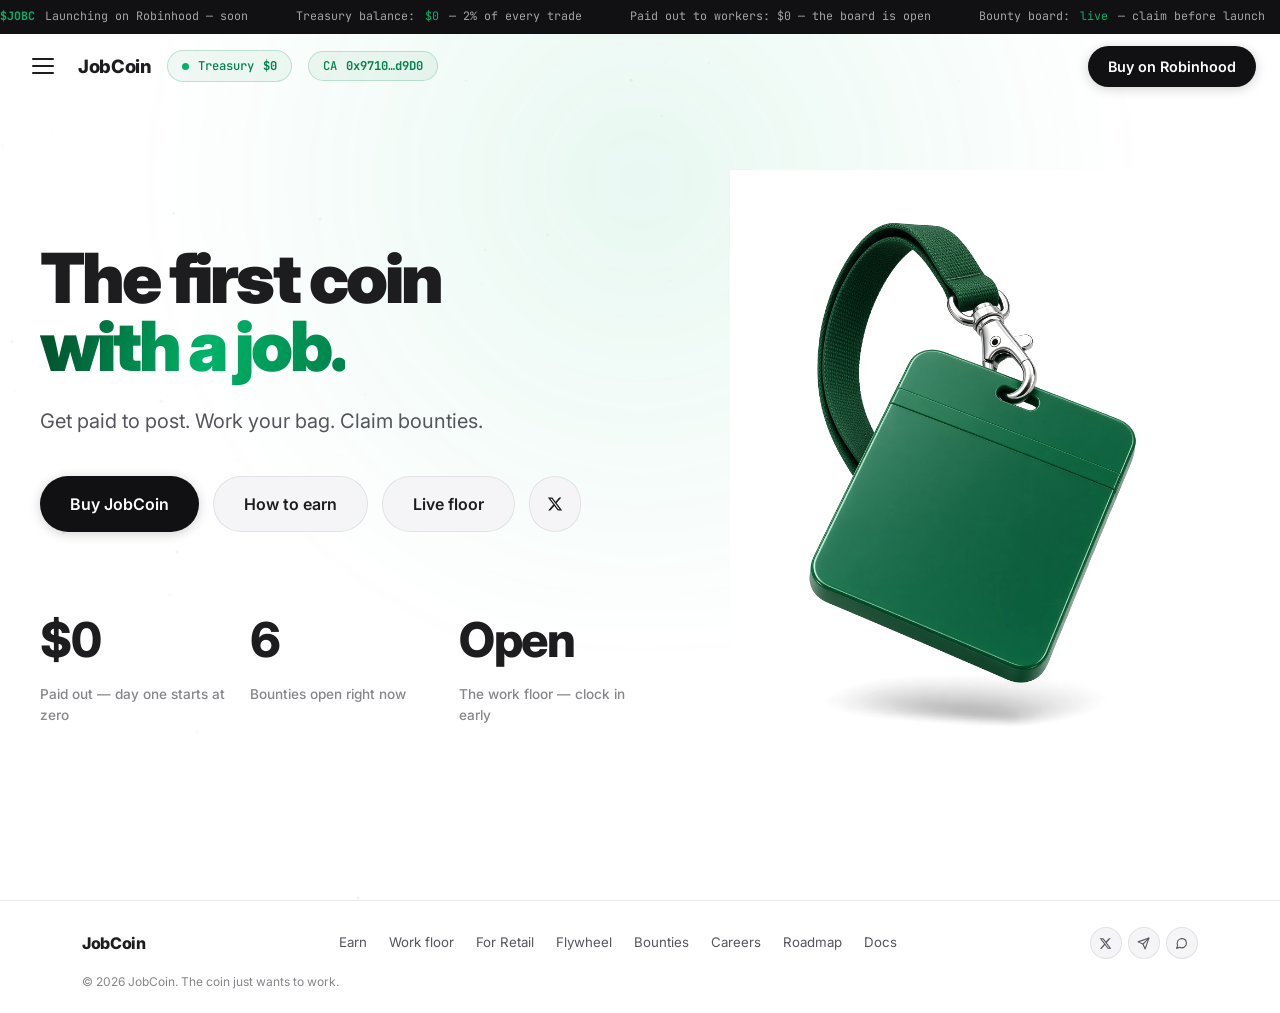
<file: index.html>
<!DOCTYPE html>
<html lang="en">
<head>
  <meta charset="UTF-8" />
  <meta name="viewport" content="width=device-width, initial-scale=1.0" />
  <title>JobCoin — The Coin That Works</title>
  <meta name="description" content="JobCoin pays people to work. Get paid to post, work your bag, and claim real-world bounties. Live on Robinhood." />
  <link rel="preconnect" href="https://fonts.googleapis.com" />
  <link rel="preconnect" href="https://fonts.gstatic.com" crossorigin />
  <link href="https://fonts.googleapis.com/css2?family=Inter:wght@400;500;600;700;800;900&family=JetBrains+Mono:wght@400;500;700&display=swap" rel="stylesheet" />
  <link rel="icon" type="image/png" href="img/favicon.png" />
  <link rel="stylesheet" href="css/style.css" />
</head>
<body>

  <canvas id="bg-canvas"></canvas>

  <!-- ============ TOP BAR (ticker + nav) ============ -->
  <header class="topbar" id="nav">
    <div class="ticker-wrap">
      <div class="ticker" id="ticker"></div>
    </div>
    <div class="nav-inner">
      <div class="nav-left">
        <button class="nav-burger" id="nav-burger" aria-label="Menu">
          <span></span><span></span><span></span>
        </button>
        <a href="index.html" class="nav-logo">JobCoin</a>
        <span class="treasury-pill"><span class="pulse-dot"></span>Treasury <strong class="js-treasury">$0</strong></span>
        <button class="treasury-pill ca-pill" type="button" title="Copy contract address" data-ca="0x9710a317E27ddD7E9fA431840ca4D9f7105dd9D0">CA <strong>0x9710…d9D0</strong></button>
      </div>
      <div class="nav-actions">
        <a href="https://www.ponsfamily.com/launchpad/0x9710a317e27ddd7e9fa431840ca4d9f7105dd9d0" target="_blank" rel="noopener" class="btn btn-primary">Buy on Robinhood</a>
      </div>
    </div>
  </header>

  <!-- ============ SIDEBAR ============ -->
  <aside class="sidebar" id="sidebar" aria-label="Menu">
    <div class="sidebar-head">
      <span class="nav-logo">JobCoin</span>
      <button class="sidebar-close" id="sidebar-close" aria-label="Close menu">&times;</button>
    </div>
    <div class="sidebar-label">The Coin</div>
    <nav class="sidebar-links">
      <a href="index.html" class="active">Home</a>
      <a href="earn.html">How you earn</a>
      <a href="work.html">Work floor</a>
      <a href="retail.html">Built for retail</a>
      <a href="flywheel.html">The flywheel</a>
      <a href="bounties.html">Bounties</a>
      <a href="careers.html">Careers</a>
      <a href="roadmap.html">Roadmap</a>
      <a href="docs.html">Docs</a>
    </nav>
    <div class="sidebar-foot">
      <a href="https://www.ponsfamily.com/launchpad/0x9710a317e27ddd7e9fa431840ca4d9f7105dd9d0" target="_blank" rel="noopener" class="btn btn-primary">Buy JobCoin</a>
      <div class="footer-social">
        <a href="https://x.com/jobcoinonrh?s=11" target="_blank" rel="noopener" aria-label="X">
          <svg width="13" height="13" viewBox="0 0 24 24" fill="currentColor"><path d="M18.244 2.25h3.308l-7.227 8.26 8.502 11.24H16.17l-5.214-6.817L4.99 21.75H1.68l7.73-8.835L1.254 2.25H8.08l4.713 6.231zm-1.161 17.52h1.833L7.084 4.126H5.117z"/></svg>
        </a>
        <a href="#" data-mock="social" aria-label="Telegram">
          <svg width="13" height="13" viewBox="0 0 24 24" fill="none" stroke="currentColor" stroke-width="2" stroke-linecap="round" stroke-linejoin="round"><line x1="22" y1="2" x2="11" y2="13"/><polygon points="22 2 15 22 11 13 2 9 22 2"/></svg>
        </a>
        <a href="#" data-mock="social" aria-label="Discord">
          <svg width="13" height="13" viewBox="0 0 24 24" fill="none" stroke="currentColor" stroke-width="2" stroke-linecap="round" stroke-linejoin="round"><path d="M21 11.5a8.38 8.38 0 0 1-.9 3.8 8.5 8.5 0 0 1-7.6 4.7 8.38 8.38 0 0 1-3.8-.9L3 21l1.9-5.7a8.38 8.38 0 0 1-.9-3.8 8.5 8.5 0 0 1 4.7-7.6 8.38 8.38 0 0 1 3.8-.9h.5a8.48 8.48 0 0 1 8 8v.5z"/></svg>
        </a>
      </div>
    </div>
  </aside>
  <div class="sidebar-overlay" id="sidebar-overlay"></div>

  <!-- ============ HERO (single screen) ============ -->
  <section class="hero">
    <div class="hero-glow"></div>
    <div class="hero-content hero-split">
      <div class="hero-text">
        <h1 class="hero-title reveal">
          The first coin<br />
          <span class="gradient-text">with a job.</span>
        </h1>
        <p class="hero-sub reveal">Get paid to post. Work your bag. Claim bounties.</p>
        <div class="hero-cta reveal">
          <a href="https://www.ponsfamily.com/launchpad/0x9710a317e27ddd7e9fa431840ca4d9f7105dd9d0" target="_blank" rel="noopener" class="btn btn-primary btn-lg">Buy JobCoin</a>
          <a href="earn.html" class="btn btn-secondary btn-lg">How to earn</a>
          <a href="work.html#floor" class="btn btn-secondary btn-lg">Live floor</a>
          <a href="https://x.com/jobcoinonrh?s=11" target="_blank" rel="noopener" class="btn btn-secondary btn-lg btn-icon" aria-label="X">
            <svg width="16" height="16" viewBox="0 0 24 24" fill="currentColor"><path d="M18.244 2.25h3.308l-7.227 8.26 8.502 11.24H16.17l-5.214-6.817L4.99 21.75H1.68l7.73-8.835L1.254 2.25H8.08l4.713 6.231zm-1.161 17.52h1.833L7.084 4.126H5.117z"/></svg>
          </a>
        </div>
        <div class="hero-stats">
          <div class="stat reveal">
            <div class="stat-value">$0</div>
            <div class="stat-label">Paid out — day one starts at zero</div>
          </div>
          <div class="stat reveal">
            <div class="stat-value">6</div>
            <div class="stat-label">Bounties open right now</div>
          </div>
          <div class="stat reveal">
            <div class="stat-value">Open</div>
            <div class="stat-label">The work floor — clock in early</div>
          </div>
        </div>
      </div>
      <div class="hero-visual reveal">
        <div class="badge-float">
          <img src="img/badge-3d.jpg" alt="" class="hero-badge tilt" aria-hidden="true" />
        </div>
      </div>
    </div>
  </section>

  <!-- ============ FOOTER ============ -->
  <footer class="footer">
    <div class="container footer-row">
      <a href="index.html" class="footer-logo">JobCoin</a>
      <nav class="footer-links">
        <a href="earn.html">Earn</a>
        <a href="work.html">Work floor</a>
        <a href="retail.html">For Retail</a>
        <a href="flywheel.html">Flywheel</a>
        <a href="bounties.html">Bounties</a>
        <a href="careers.html">Careers</a>
        <a href="roadmap.html">Roadmap</a>
        <a href="docs.html">Docs</a>
      </nav>
      <div class="footer-social">
        <a href="https://x.com/jobcoinonrh?s=11" target="_blank" rel="noopener" aria-label="X">
          <svg width="13" height="13" viewBox="0 0 24 24" fill="currentColor"><path d="M18.244 2.25h3.308l-7.227 8.26 8.502 11.24H16.17l-5.214-6.817L4.99 21.75H1.68l7.73-8.835L1.254 2.25H8.08l4.713 6.231zm-1.161 17.52h1.833L7.084 4.126H5.117z"/></svg>
        </a>
        <a href="#" data-mock="social" aria-label="Telegram">
          <svg width="13" height="13" viewBox="0 0 24 24" fill="none" stroke="currentColor" stroke-width="2" stroke-linecap="round" stroke-linejoin="round"><line x1="22" y1="2" x2="11" y2="13"/><polygon points="22 2 15 22 11 13 2 9 22 2"/></svg>
        </a>
        <a href="#" data-mock="social" aria-label="Discord">
          <svg width="13" height="13" viewBox="0 0 24 24" fill="none" stroke="currentColor" stroke-width="2" stroke-linecap="round" stroke-linejoin="round"><path d="M21 11.5a8.38 8.38 0 0 1-.9 3.8 8.5 8.5 0 0 1-7.6 4.7 8.38 8.38 0 0 1-3.8-.9L3 21l1.9-5.7a8.38 8.38 0 0 1-.9-3.8 8.5 8.5 0 0 1 4.7-7.6 8.38 8.38 0 0 1 3.8-.9h.5a8.48 8.48 0 0 1 8 8v.5z"/></svg>
        </a>
      </div>
    </div>
    <div class="container footer-note">© 2026 JobCoin. The coin just wants to work.</div>
  </footer>

  <div class="toast" id="toast">
    <span class="toast-dot"></span>
    <span class="toast-text" id="toast-text">Coming soon</span>
  </div>

  <script src="js/main.js" defer></script>
</body>
</html>
</file>
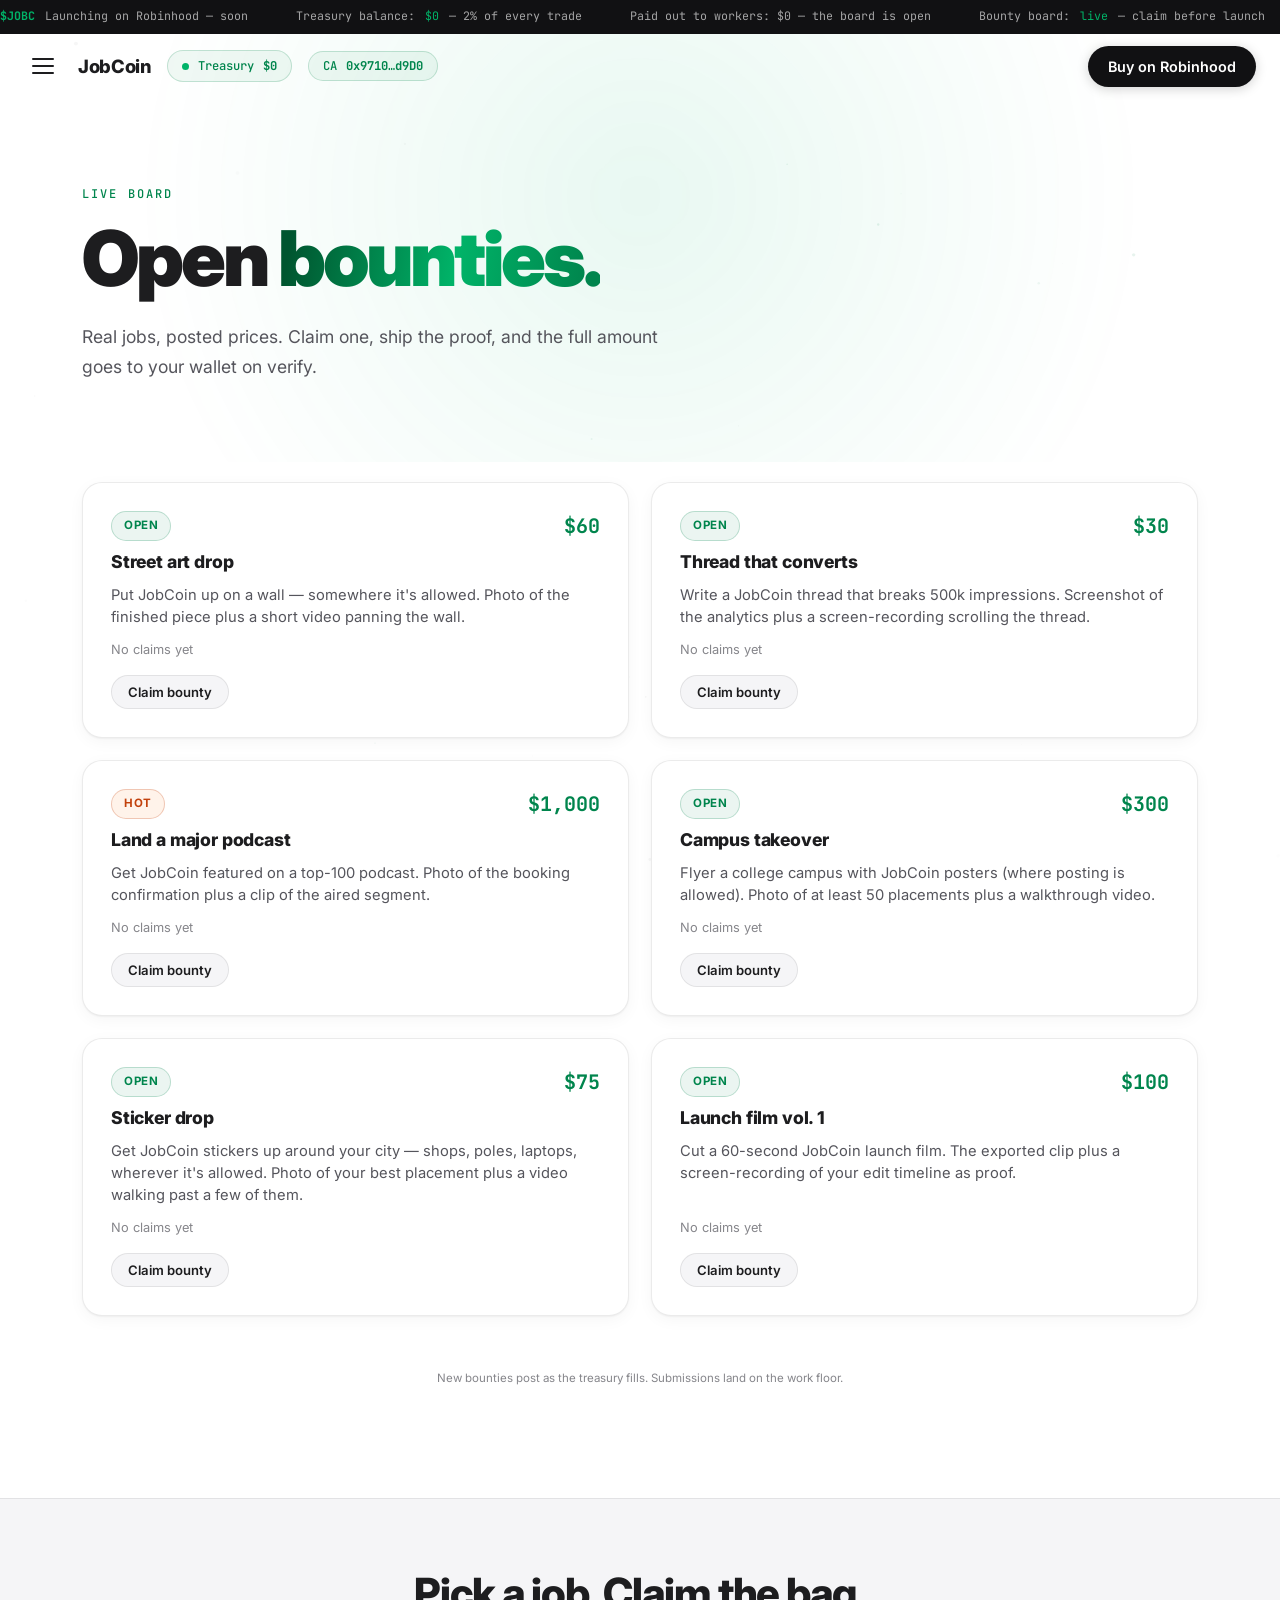
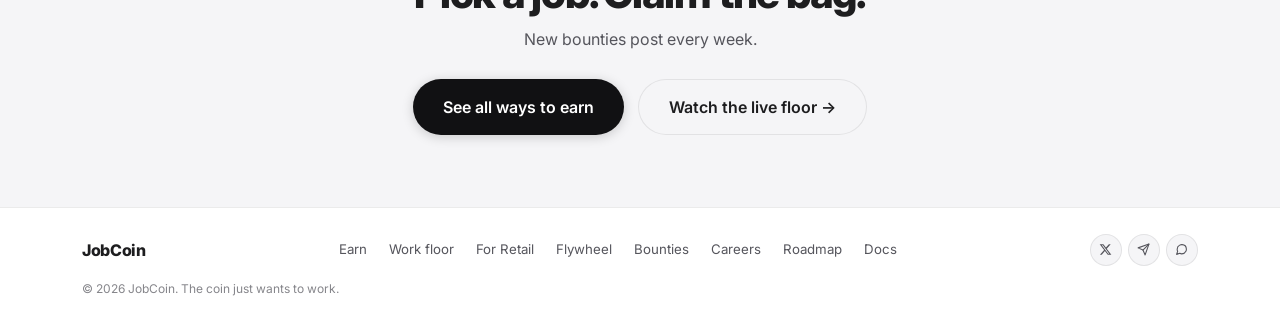
<file: bounties.html>
<!DOCTYPE html>
<html lang="en">
<head>
  <meta charset="UTF-8" />
  <meta name="viewport" content="width=device-width, initial-scale=1.0" />
  <title>Bounties — JobCoin</title>
  <meta name="description" content="Real tasks with posted rewards. Do the job, submit proof, get paid to your wallet." />
  <link rel="preconnect" href="https://fonts.googleapis.com" />
  <link rel="preconnect" href="https://fonts.gstatic.com" crossorigin />
  <link href="https://fonts.googleapis.com/css2?family=Inter:wght@400;500;600;700;800;900&family=JetBrains+Mono:wght@400;500;700&display=swap" rel="stylesheet" />
  <link rel="icon" type="image/png" href="img/favicon.png" />
  <link rel="stylesheet" href="css/style.css" />
</head>
<body>

  <canvas id="bg-canvas"></canvas>

  <header class="topbar" id="nav">
    <div class="ticker-wrap">
      <div class="ticker" id="ticker"></div>
    </div>
    <div class="nav-inner">
      <div class="nav-left">
        <button class="nav-burger" id="nav-burger" aria-label="Menu">
          <span></span><span></span><span></span>
        </button>
        <a href="index.html" class="nav-logo">JobCoin</a>
        <span class="treasury-pill"><span class="pulse-dot"></span>Treasury <strong class="js-treasury">$0</strong></span>
        <button class="treasury-pill ca-pill" type="button" title="Copy contract address" data-ca="0x9710a317E27ddD7E9fA431840ca4D9f7105dd9D0">CA <strong>0x9710…d9D0</strong></button>
      </div>
      <div class="nav-actions">
        <a href="https://www.ponsfamily.com/launchpad/0x9710a317e27ddd7e9fa431840ca4d9f7105dd9d0" target="_blank" rel="noopener" class="btn btn-primary">Buy on Robinhood</a>
      </div>
    </div>
  </header>

  <aside class="sidebar" id="sidebar" aria-label="Menu">
    <div class="sidebar-head">
      <span class="nav-logo">JobCoin</span>
      <button class="sidebar-close" id="sidebar-close" aria-label="Close menu">&times;</button>
    </div>
    <div class="sidebar-label">The Coin</div>
    <nav class="sidebar-links">
      <a href="index.html">Home</a>
      <a href="earn.html">How you earn</a>
      <a href="work.html">Work floor</a>
      <a href="retail.html">Built for retail</a>
      <a href="flywheel.html">The flywheel</a>
      <a href="bounties.html" class="active">Bounties</a>
      <a href="careers.html">Careers</a>
      <a href="roadmap.html">Roadmap</a>
      <a href="docs.html">Docs</a>
    </nav>
    <div class="sidebar-foot">
      <a href="https://www.ponsfamily.com/launchpad/0x9710a317e27ddd7e9fa431840ca4d9f7105dd9d0" target="_blank" rel="noopener" class="btn btn-primary">Buy JobCoin</a>
      <div class="footer-social">
        <a href="https://x.com/jobcoinonrh?s=11" target="_blank" rel="noopener" aria-label="X">
          <svg width="13" height="13" viewBox="0 0 24 24" fill="currentColor"><path d="M18.244 2.25h3.308l-7.227 8.26 8.502 11.24H16.17l-5.214-6.817L4.99 21.75H1.68l7.73-8.835L1.254 2.25H8.08l4.713 6.231zm-1.161 17.52h1.833L7.084 4.126H5.117z"/></svg>
        </a>
        <a href="#" data-mock="social" aria-label="Telegram">
          <svg width="13" height="13" viewBox="0 0 24 24" fill="none" stroke="currentColor" stroke-width="2" stroke-linecap="round" stroke-linejoin="round"><line x1="22" y1="2" x2="11" y2="13"/><polygon points="22 2 15 22 11 13 2 9 22 2"/></svg>
        </a>
        <a href="#" data-mock="social" aria-label="Discord">
          <svg width="13" height="13" viewBox="0 0 24 24" fill="none" stroke="currentColor" stroke-width="2" stroke-linecap="round" stroke-linejoin="round"><path d="M21 11.5a8.38 8.38 0 0 1-.9 3.8 8.5 8.5 0 0 1-7.6 4.7 8.38 8.38 0 0 1-3.8-.9L3 21l1.9-5.7a8.38 8.38 0 0 1-.9-3.8 8.5 8.5 0 0 1 4.7-7.6 8.38 8.38 0 0 1 3.8-.9h.5a8.48 8.48 0 0 1 8 8v.5z"/></svg>
        </a>
      </div>
    </div>
  </aside>
  <div class="sidebar-overlay" id="sidebar-overlay"></div>

  <!-- ============ PAGE HERO ============ -->
  <section class="page-hero">
    <div class="hero-glow"></div>
    <div class="container">
      <span class="eyebrow reveal">Live Board</span>
      <h1 class="reveal">Open <span class="gradient-text">bounties.</span></h1>
      <p class="lead reveal">
        Real jobs, posted prices. Claim one, ship the proof, and the full
        amount goes to your wallet on verify.
      </p>
    </div>
  </section>

  <!-- ============ OPEN BOUNTIES ============ -->
  <section class="section" style="padding-top: 20px;">
    <div class="container">
      <div class="bounty-grid">
        <div class="bounty tilt reveal">
          <div class="bounty-top">
            <span class="tag tag-live">Open</span>
            <span class="bounty-pay">$60</span>
          </div>
          <h4>Street art drop</h4>
          <p>Put JobCoin up on a wall — somewhere it's allowed. Photo of the finished piece plus a short video panning the wall.</p>
          <div class="bounty-meta">
            <span>No claims yet</span>
          </div>
          <button class="btn btn-secondary btn-sm claim-btn"
            data-title="Street art drop"
            data-pay="$60"
            data-proof="Photo of the finished piece + a short video panning the wall.">Claim bounty</button>
        </div>
        <div class="bounty tilt reveal">
          <div class="bounty-top">
            <span class="tag tag-live">Open</span>
            <span class="bounty-pay">$30</span>
          </div>
          <h4>Thread that converts</h4>
          <p>Write a JobCoin thread that breaks 500k impressions. Screenshot of the analytics plus a screen-recording scrolling the thread.</p>
          <div class="bounty-meta">
            <span>No claims yet</span>
          </div>
          <button class="btn btn-secondary btn-sm claim-btn"
            data-title="Thread that converts"
            data-pay="$30"
            data-proof="Screenshot of the analytics + a screen-recording scrolling the thread.">Claim bounty</button>
        </div>
        <div class="bounty tilt reveal">
          <div class="bounty-top">
            <span class="tag tag-hot">Hot</span>
            <span class="bounty-pay">$1,000</span>
          </div>
          <h4>Land a major podcast</h4>
          <p>Get JobCoin featured on a top-100 podcast. Photo of the booking confirmation plus a clip of the aired segment.</p>
          <div class="bounty-meta">
            <span>No claims yet</span>
          </div>
          <button class="btn btn-secondary btn-sm claim-btn"
            data-title="Land a major podcast"
            data-pay="$1,000"
            data-proof="Photo of the booking confirmation + a clip of the aired segment.">Claim bounty</button>
        </div>
        <div class="bounty tilt reveal">
          <div class="bounty-top">
            <span class="tag tag-live">Open</span>
            <span class="bounty-pay">$300</span>
          </div>
          <h4>Campus takeover</h4>
          <p>Flyer a college campus with JobCoin posters (where posting is allowed). Photo of at least 50 placements plus a walkthrough video.</p>
          <div class="bounty-meta">
            <span>No claims yet</span>
          </div>
          <button class="btn btn-secondary btn-sm claim-btn"
            data-title="Campus takeover"
            data-pay="$300"
            data-proof="Photo of at least 50 placements + a walkthrough video.">Claim bounty</button>
        </div>
        <div class="bounty tilt reveal">
          <div class="bounty-top">
            <span class="tag tag-live">Open</span>
            <span class="bounty-pay">$75</span>
          </div>
          <h4>Sticker drop</h4>
          <p>Get JobCoin stickers up around your city — shops, poles, laptops, wherever it's allowed. Photo of your best placement plus a video walking past a few of them.</p>
          <div class="bounty-meta">
            <span>No claims yet</span>
          </div>
          <button class="btn btn-secondary btn-sm claim-btn"
            data-title="Sticker drop"
            data-pay="$75"
            data-proof="Photo of your best placement + a video walking past a few of them.">Claim bounty</button>
        </div>
        <div class="bounty tilt reveal">
          <div class="bounty-top">
            <span class="tag tag-live">Open</span>
            <span class="bounty-pay">$100</span>
          </div>
          <h4>Launch film vol. 1</h4>
          <p>Cut a 60-second JobCoin launch film. The exported clip plus a screen-recording of your edit timeline as proof.</p>
          <div class="bounty-meta">
            <span>No claims yet</span>
          </div>
          <button class="btn btn-secondary btn-sm claim-btn"
            data-title="Launch film vol. 1"
            data-pay="$100"
            data-proof="The exported clip + a screen-recording of your edit timeline.">Claim bounty</button>
        </div>
      </div>
      <div class="section-cta reveal">
        <span class="composer-note" style="margin: 0;">New bounties post as the treasury fills. Submissions land on the work floor.</span>
      </div>
    </div>
  </section>

  <!-- ============ CTA ============ -->
  <section class="cta-band">
    <div class="container reveal">
      <h2>Pick a job. Claim the bag.</h2>
      <p>New bounties post every week.</p>
      <div class="hero-cta">
        <a href="earn.html" class="btn btn-primary btn-lg">See all ways to earn</a>
        <a href="work.html#floor" class="btn btn-secondary btn-lg">Watch the live floor →</a>
      </div>
    </div>
  </section>

  <footer class="footer">
    <div class="container footer-row">
      <a href="index.html" class="footer-logo">JobCoin</a>
      <nav class="footer-links">
        <a href="earn.html">Earn</a>
        <a href="work.html">Work floor</a>
        <a href="retail.html">For Retail</a>
        <a href="flywheel.html">Flywheel</a>
        <a href="bounties.html">Bounties</a>
        <a href="careers.html">Careers</a>
        <a href="roadmap.html">Roadmap</a>
        <a href="docs.html">Docs</a>
      </nav>
      <div class="footer-social">
        <a href="https://x.com/jobcoinonrh?s=11" target="_blank" rel="noopener" aria-label="X">
          <svg width="13" height="13" viewBox="0 0 24 24" fill="currentColor"><path d="M18.244 2.25h3.308l-7.227 8.26 8.502 11.24H16.17l-5.214-6.817L4.99 21.75H1.68l7.73-8.835L1.254 2.25H8.08l4.713 6.231zm-1.161 17.52h1.833L7.084 4.126H5.117z"/></svg>
        </a>
        <a href="#" data-mock="social" aria-label="Telegram">
          <svg width="13" height="13" viewBox="0 0 24 24" fill="none" stroke="currentColor" stroke-width="2" stroke-linecap="round" stroke-linejoin="round"><line x1="22" y1="2" x2="11" y2="13"/><polygon points="22 2 15 22 11 13 2 9 22 2"/></svg>
        </a>
        <a href="#" data-mock="social" aria-label="Discord">
          <svg width="13" height="13" viewBox="0 0 24 24" fill="none" stroke="currentColor" stroke-width="2" stroke-linecap="round" stroke-linejoin="round"><path d="M21 11.5a8.38 8.38 0 0 1-.9 3.8 8.5 8.5 0 0 1-7.6 4.7 8.38 8.38 0 0 1-3.8-.9L3 21l1.9-5.7a8.38 8.38 0 0 1-.9-3.8 8.5 8.5 0 0 1 4.7-7.6 8.38 8.38 0 0 1 3.8-.9h.5a8.48 8.48 0 0 1 8 8v.5z"/></svg>
        </a>
      </div>
    </div>
    <div class="container footer-note">© 2026 JobCoin. The coin just wants to work.</div>
  </footer>

  <!-- ============ CLAIM WIZARD MODAL ============ -->
  <div class="modal-overlay" id="wiz-overlay">
    <div class="modal" role="dialog" aria-modal="true">
      <div class="modal-head">
        <div class="modal-title"><b id="wiz-bounty-name">Bounty</b><span id="wiz-type">Open bounty</span></div>
        <button class="modal-close" id="wiz-close" aria-label="Close">&times;</button>
      </div>
      <div class="wiz-progress"><i class="on"></i><i></i><i></i><i></i><i></i></div>

      <!-- Step 1: claim -->
      <div class="wiz-step on">
        <span class="wiz-kicker">Step 1 of 5 — Claim</span>
        <h4>Claim this bounty</h4>
        <p>Claiming reserves your spot. You can work on it right away — the reward is paid once your proof is verified.</p>
        <div class="wiz-reward">
          <span>Posted reward</span>
          <b id="wiz-reward-amount">$0</b>
        </div>
        <div class="wiz-reqs">
          <div class="wiz-req"><i>✓</i><span id="wiz-proof-note">Proof requirements.</span></div>
          <div class="wiz-req"><i>✓</i><span>The posted amount is the paid amount — no cuts, no fees off your end.</span></div>
          <div class="wiz-req"><i>✓</i><span>Verification usually completes within 24–48 hours of submission.</span></div>
        </div>
        <div class="wiz-actions">
          <button class="btn btn-primary" id="wiz-claim">Claim &amp; start</button>
        </div>
      </div>

      <!-- Step 2: proof uploads -->
      <div class="wiz-step">
        <span class="wiz-kicker">Step 2 of 5 — Proof</span>
        <h4>Submit your two proofs</h4>
        <p>Every bounty needs both — one photo and one video of the finished work. Both are reviewed together.</p>
        <label class="upload-box" id="wiz-photo">
          <input type="file" id="wiz-photo-file" accept="image/*" />
          <span class="upload-title">Photo proof</span>
          <span class="upload-sub">JPG or PNG — tap to attach</span>
        </label>
        <label class="upload-box" id="wiz-video">
          <input type="file" id="wiz-video-file" accept="video/*" />
          <span class="upload-title">Video proof</span>
          <span class="upload-sub">MP4 or MOV — tap to attach</span>
        </label>
        <div class="wiz-actions">
          <button class="btn btn-secondary" id="wiz-back-2">Back</button>
          <button class="btn btn-primary" id="wiz-next-2" disabled>Continue</button>
        </div>
      </div>

      <!-- Step 3: payout details -->
      <div class="wiz-step">
        <span class="wiz-kicker">Step 3 of 5 — Payout</span>
        <h4>Where should the money go?</h4>
        <p>Your X account is attached to the submission so the team can verify it's you. The reward is sent to the wallet below.</p>
        <div class="field">
          <label for="wiz-x">X account</label>
          <input type="text" id="wiz-x" placeholder="@yourhandle" autocomplete="off" spellcheck="false" />
        </div>
        <div class="field">
          <label for="wiz-wallet">Payout wallet</label>
          <input type="text" id="wiz-wallet" placeholder="0x…" autocomplete="off" spellcheck="false" />
          <span class="field-hint">Double-check this — payouts are final once sent.</span>
        </div>
        <div class="wiz-actions">
          <button class="btn btn-secondary" id="wiz-back-3">Back</button>
          <button class="btn btn-primary" id="wiz-next-3" disabled>Review submission</button>
        </div>
      </div>

      <!-- Step 4: review + confirm -->
      <div class="wiz-step">
        <span class="wiz-kicker">Step 4 of 5 — Review</span>
        <h4>Confirm everything</h4>
        <p>This is exactly what the verification team will see.</p>
        <div class="review-list">
          <div class="review-row"><span>Bounty</span><b id="rv-bounty">—</b></div>
          <div class="review-row"><span>Reward</span><b id="rv-reward">—</b></div>
          <div class="review-row"><span>Photo proof</span><b class="ok" id="rv-photo">Attached ✓</b></div>
          <div class="review-row"><span>Video proof</span><b class="ok" id="rv-video">Attached ✓</b></div>
          <div class="review-row"><span>X account</span><b id="rv-x">—</b></div>
          <div class="review-row"><span>Payout wallet</span><b id="rv-wallet">—</b></div>
        </div>
        <div class="wiz-actions">
          <button class="btn btn-secondary" id="wiz-back-4">Back</button>
          <button class="btn btn-primary" id="wiz-confirm">Confirm &amp; submit</button>
        </div>
      </div>

      <!-- Step 5: success -->
      <div class="wiz-step">
        <div class="wiz-success">
          <div class="success-check">✓</div>
          <h4>Submitted for verification</h4>
          <p>Your submission is live on the work floor with everyone else's. Once your proof checks out, the full reward is sent to your wallet — usually within 48 hours.</p>
          <span class="wiz-ref" id="wiz-refid">Submission ref: —</span>
        </div>
        <div class="wiz-actions" style="justify-content: center;">
          <a href="work.html" class="btn btn-secondary">See it on the floor</a>
          <button class="btn btn-primary" id="wiz-done">Done</button>
        </div>
      </div>
    </div>
  </div>

  <div class="toast" id="toast">
    <span class="toast-dot"></span>
    <span class="toast-text" id="toast-text">Coming soon</span>
  </div>

  <script src="js/main.js" defer></script>
</body>
</html>
</file>
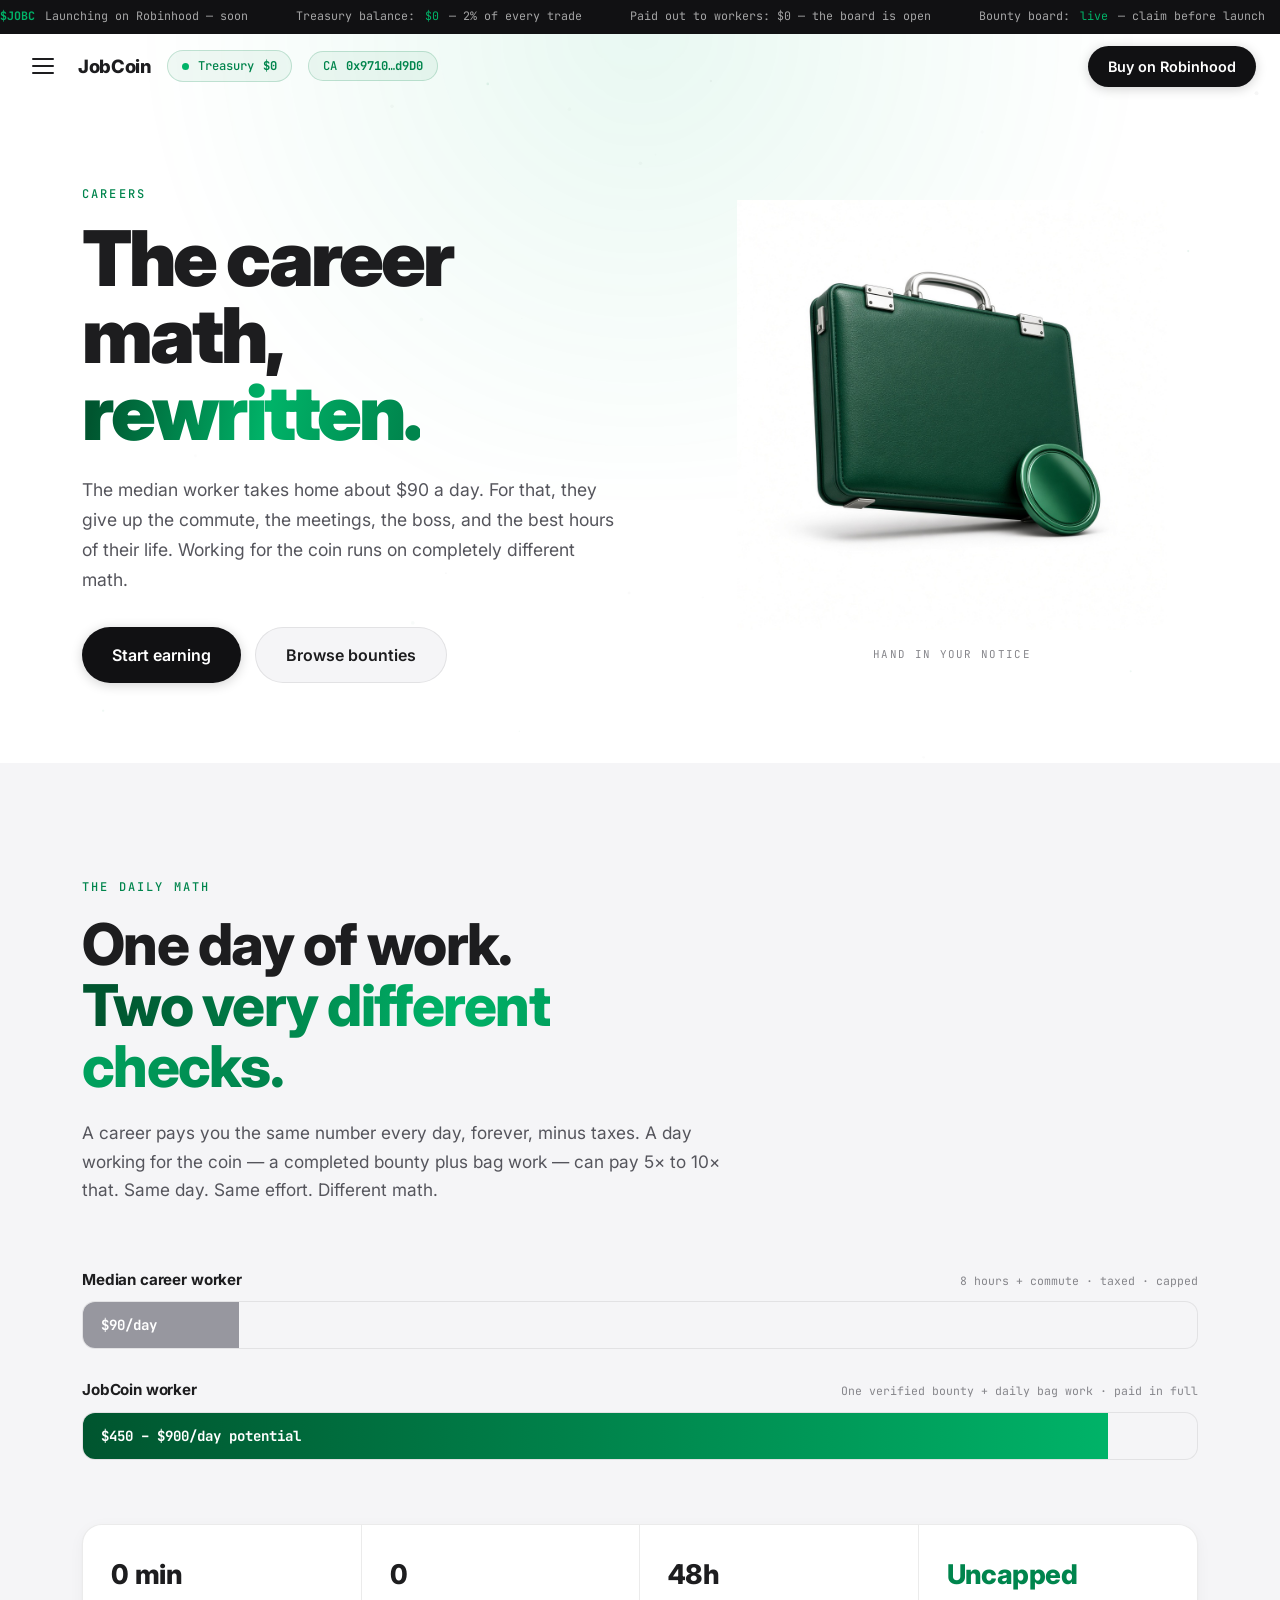
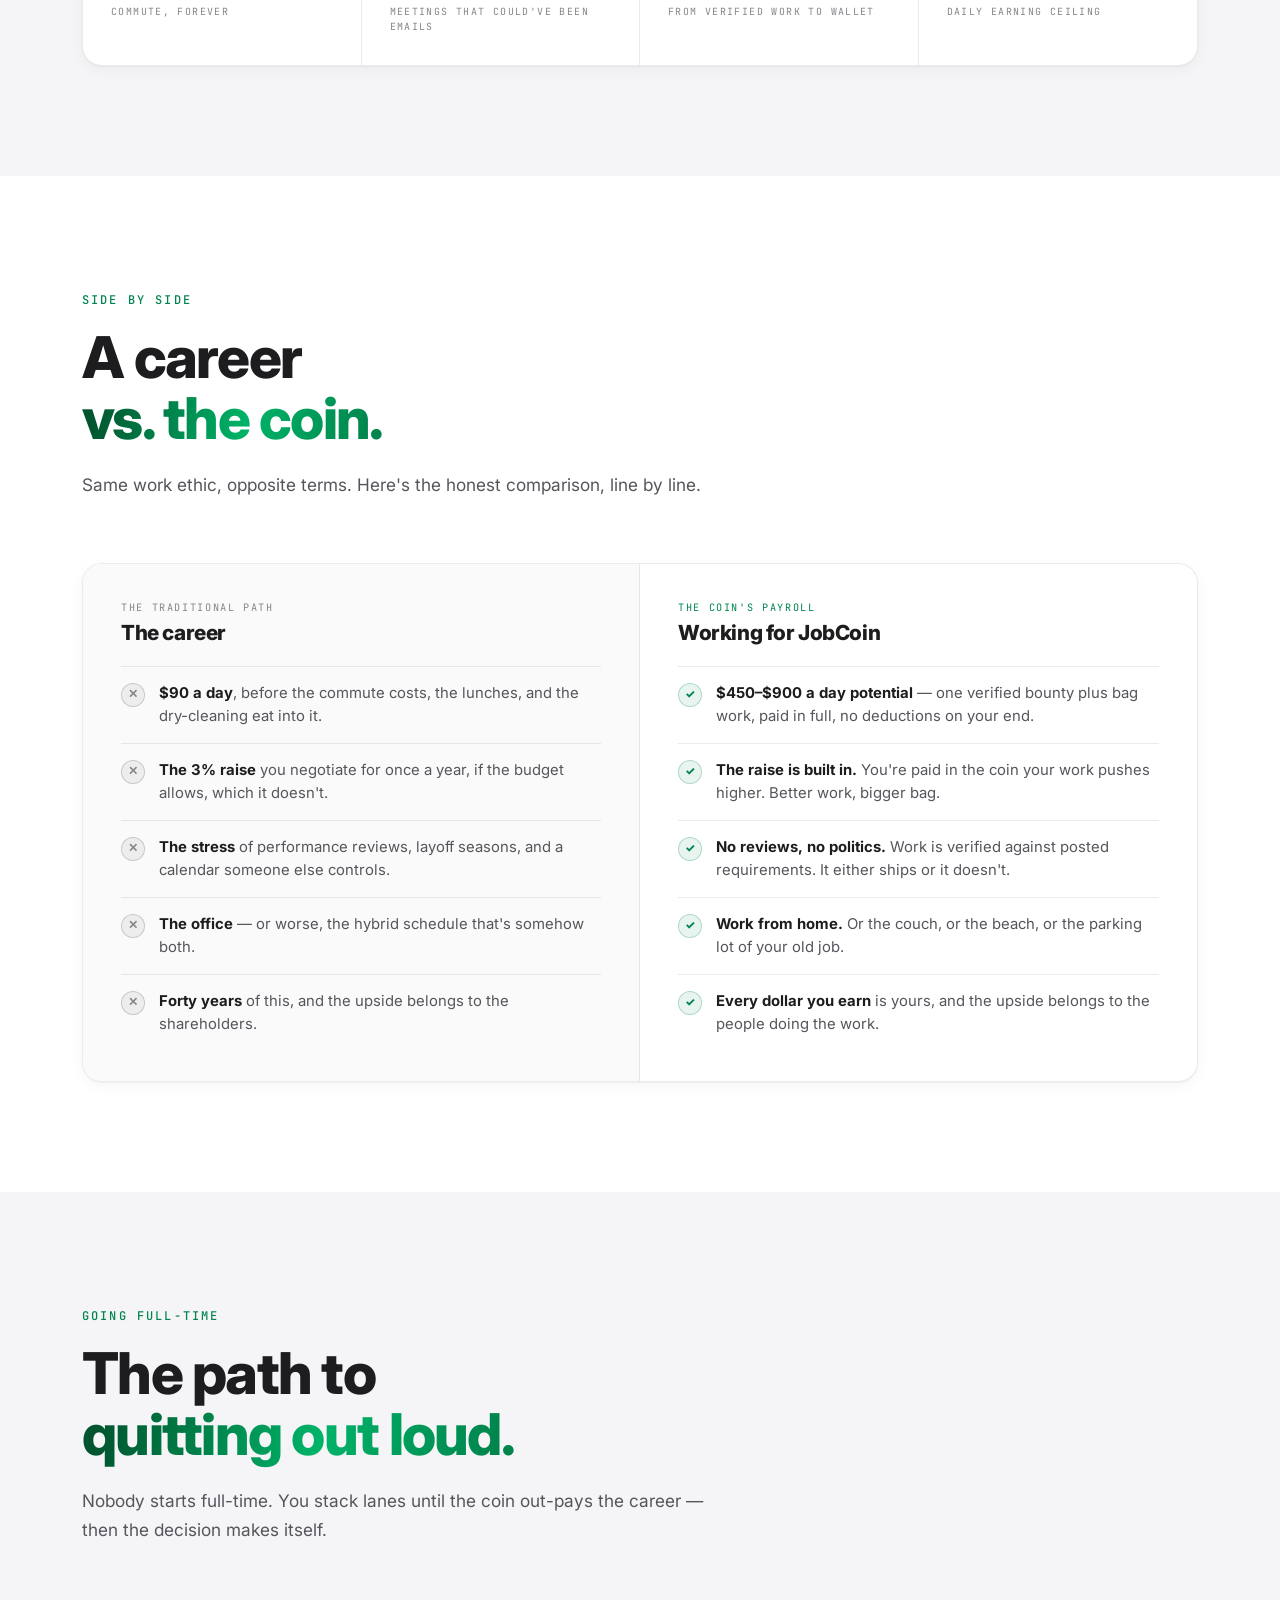
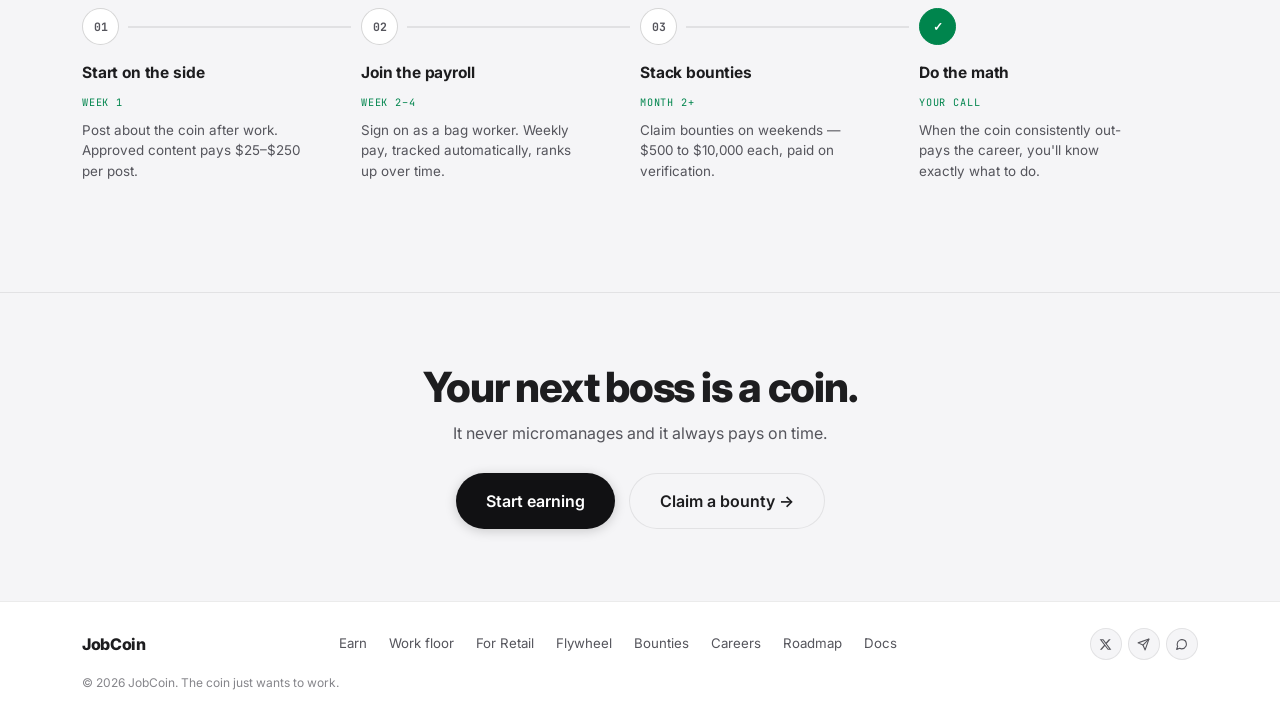
<file: careers.html>
<!DOCTYPE html>
<html lang="en">
<head>
  <meta charset="UTF-8" />
  <meta name="viewport" content="width=device-width, initial-scale=1.0" />
  <title>Careers — JobCoin</title>
  <meta name="description" content="The career math, rewritten. What a normal job pays per day versus what working for the coin can pay." />
  <link rel="preconnect" href="https://fonts.googleapis.com" />
  <link rel="preconnect" href="https://fonts.gstatic.com" crossorigin />
  <link href="https://fonts.googleapis.com/css2?family=Inter:wght@400;500;600;700;800;900&family=JetBrains+Mono:wght@400;500;700&display=swap" rel="stylesheet" />
  <link rel="icon" type="image/png" href="img/favicon.png" />
  <link rel="stylesheet" href="css/style.css" />
</head>
<body>

  <canvas id="bg-canvas"></canvas>

  <header class="topbar" id="nav">
    <div class="ticker-wrap">
      <div class="ticker" id="ticker"></div>
    </div>
    <div class="nav-inner">
      <div class="nav-left">
        <button class="nav-burger" id="nav-burger" aria-label="Menu">
          <span></span><span></span><span></span>
        </button>
        <a href="index.html" class="nav-logo">JobCoin</a>
        <span class="treasury-pill"><span class="pulse-dot"></span>Treasury <strong class="js-treasury">$0</strong></span>
        <button class="treasury-pill ca-pill" type="button" title="Copy contract address" data-ca="0x9710a317E27ddD7E9fA431840ca4D9f7105dd9D0">CA <strong>0x9710…d9D0</strong></button>
      </div>
      <div class="nav-actions">
        <a href="https://www.ponsfamily.com/launchpad/0x9710a317e27ddd7e9fa431840ca4d9f7105dd9d0" target="_blank" rel="noopener" class="btn btn-primary">Buy on Robinhood</a>
      </div>
    </div>
  </header>

  <aside class="sidebar" id="sidebar" aria-label="Menu">
    <div class="sidebar-head">
      <span class="nav-logo">JobCoin</span>
      <button class="sidebar-close" id="sidebar-close" aria-label="Close menu">&times;</button>
    </div>
    <div class="sidebar-label">The Coin</div>
    <nav class="sidebar-links">
      <a href="index.html">Home</a>
      <a href="earn.html">How you earn</a>
      <a href="work.html">Work floor</a>
      <a href="retail.html">Built for retail</a>
      <a href="flywheel.html">The flywheel</a>
      <a href="bounties.html">Bounties</a>
      <a href="careers.html" class="active">Careers</a>
      <a href="roadmap.html">Roadmap</a>
      <a href="docs.html">Docs</a>
    </nav>
    <div class="sidebar-foot">
      <a href="https://www.ponsfamily.com/launchpad/0x9710a317e27ddd7e9fa431840ca4d9f7105dd9d0" target="_blank" rel="noopener" class="btn btn-primary">Buy JobCoin</a>
      <div class="footer-social">
        <a href="https://x.com/jobcoinonrh?s=11" target="_blank" rel="noopener" aria-label="X">
          <svg width="13" height="13" viewBox="0 0 24 24" fill="currentColor"><path d="M18.244 2.25h3.308l-7.227 8.26 8.502 11.24H16.17l-5.214-6.817L4.99 21.75H1.68l7.73-8.835L1.254 2.25H8.08l4.713 6.231zm-1.161 17.52h1.833L7.084 4.126H5.117z"/></svg>
        </a>
        <a href="#" data-mock="social" aria-label="Telegram">
          <svg width="13" height="13" viewBox="0 0 24 24" fill="none" stroke="currentColor" stroke-width="2" stroke-linecap="round" stroke-linejoin="round"><line x1="22" y1="2" x2="11" y2="13"/><polygon points="22 2 15 22 11 13 2 9 22 2"/></svg>
        </a>
        <a href="#" data-mock="social" aria-label="Discord">
          <svg width="13" height="13" viewBox="0 0 24 24" fill="none" stroke="currentColor" stroke-width="2" stroke-linecap="round" stroke-linejoin="round"><path d="M21 11.5a8.38 8.38 0 0 1-.9 3.8 8.5 8.5 0 0 1-7.6 4.7 8.38 8.38 0 0 1-3.8-.9L3 21l1.9-5.7a8.38 8.38 0 0 1-.9-3.8 8.5 8.5 0 0 1 4.7-7.6 8.38 8.38 0 0 1 3.8-.9h.5a8.48 8.48 0 0 1 8 8v.5z"/></svg>
        </a>
      </div>
    </div>
  </aside>
  <div class="sidebar-overlay" id="sidebar-overlay"></div>

  <!-- ============ PAGE HERO ============ -->
  <section class="page-hero">
    <div class="hero-glow"></div>
    <div class="container split-layout">
      <div>
        <span class="eyebrow reveal">Careers</span>
        <h1 class="reveal">The career math,<br /><span class="gradient-text">rewritten.</span></h1>
        <p class="lead reveal">
          The median worker takes home about $90 a day. For that, they give up
          the commute, the meetings, the boss, and the best hours of their life.
          Working for the coin runs on completely different math.
        </p>
        <div class="hero-cta reveal" style="justify-content: flex-start; margin-top: 32px;">
          <a href="earn.html" class="btn btn-primary btn-lg">Start earning</a>
          <a href="bounties.html" class="btn btn-secondary btn-lg">Browse bounties</a>
        </div>
      </div>
      <figure class="render-img tilt reveal">
        <img src="img/briefcase.jpg" alt="The JobCoin briefcase" />
        <figcaption>Hand in your notice</figcaption>
      </figure>
    </div>
  </section>

  <!-- ============ THE DAILY MATH ============ -->
  <section class="section section-alt">
    <div class="container">
      <div class="section-head reveal">
        <span class="eyebrow">The Daily Math</span>
        <h2>One day of work.<br /><span class="gradient-text">Two very different checks.</span></h2>
        <p>A career pays you the same number every day, forever, minus taxes. A day working for the coin — a completed bounty plus bag work — can pay 5× to 10× that. Same day. Same effort. Different math.</p>
      </div>
      <div class="earn-bars reveal">
        <div>
          <div class="ebar-label">
            <b>Median career worker</b>
            <span>8 hours + commute · taxed · capped</span>
          </div>
          <div class="ebar-track"><div class="ebar-fill gray">$90/day</div></div>
        </div>
        <div>
          <div class="ebar-label">
            <b>JobCoin worker</b>
            <span>One verified bounty + daily bag work · paid in full</span>
          </div>
          <div class="ebar-track"><div class="ebar-fill green">$450 – $900/day potential</div></div>
        </div>
      </div>
      <div style="margin-top: 64px;">
        <div class="metric-strip reveal">
          <div class="metric"><b>0 min</b><span>Commute, forever</span></div>
          <div class="metric"><b>0</b><span>Meetings that could've been emails</span></div>
          <div class="metric"><b>48h</b><span>From verified work to wallet</span></div>
          <div class="metric"><b><em>Uncapped</em></b><span>Daily earning ceiling</span></div>
        </div>
      </div>
    </div>
  </section>

  <!-- ============ CAREER VS COIN ============ -->
  <section class="section">
    <div class="container">
      <div class="section-head reveal">
        <span class="eyebrow">Side by Side</span>
        <h2>A career<br /><span class="gradient-text">vs. the coin.</span></h2>
        <p>Same work ethic, opposite terms. Here's the honest comparison, line by line.</p>
      </div>
      <div class="compare reveal">
        <div class="compare-col bad">
          <div class="compare-head">The traditional path</div>
          <h4>The career</h4>
          <div class="compare-item"><span class="x-mark">✕</span><p><b>$90 a day</b>, before the commute costs, the lunches, and the dry-cleaning eat into it.</p></div>
          <div class="compare-item"><span class="x-mark">✕</span><p><b>The 3% raise</b> you negotiate for once a year, if the budget allows, which it doesn't.</p></div>
          <div class="compare-item"><span class="x-mark">✕</span><p><b>The stress</b> of performance reviews, layoff seasons, and a calendar someone else controls.</p></div>
          <div class="compare-item"><span class="x-mark">✕</span><p><b>The office</b> — or worse, the hybrid schedule that's somehow both.</p></div>
          <div class="compare-item"><span class="x-mark">✕</span><p><b>Forty years</b> of this, and the upside belongs to the shareholders.</p></div>
        </div>
        <div class="compare-col good">
          <div class="compare-head">The coin's payroll</div>
          <h4>Working for JobCoin</h4>
          <div class="compare-item"><span class="check-mark">✓</span><p><b>$450–$900 a day potential</b> — one verified bounty plus bag work, paid in full, no deductions on your end.</p></div>
          <div class="compare-item"><span class="check-mark">✓</span><p><b>The raise is built in.</b> You're paid in the coin your work pushes higher. Better work, bigger bag.</p></div>
          <div class="compare-item"><span class="check-mark">✓</span><p><b>No reviews, no politics.</b> Work is verified against posted requirements. It either ships or it doesn't.</p></div>
          <div class="compare-item"><span class="check-mark">✓</span><p><b>Work from home.</b> Or the couch, or the beach, or the parking lot of your old job.</p></div>
          <div class="compare-item"><span class="check-mark">✓</span><p><b>Every dollar you earn</b> is yours, and the upside belongs to the people doing the work.</p></div>
        </div>
      </div>
    </div>
  </section>

  <!-- ============ HOW TO GO FULL-TIME ============ -->
  <section class="section section-alt">
    <div class="container">
      <div class="section-head reveal">
        <span class="eyebrow">Going Full-Time</span>
        <h2>The path to<br /><span class="gradient-text">quitting out loud.</span></h2>
        <p>Nobody starts full-time. You stack lanes until the coin out-pays the career — then the decision makes itself.</p>
      </div>
      <div class="stepper reveal">
        <div class="pstep">
          <span class="pstep-dot">01</span>
          <h5>Start on the side</h5>
          <span class="pstep-time">Week 1</span>
          <p>Post about the coin after work. Approved content pays $25–$250 per post.</p>
        </div>
        <div class="pstep">
          <span class="pstep-dot">02</span>
          <h5>Join the payroll</h5>
          <span class="pstep-time">Week 2–4</span>
          <p>Sign on as a bag worker. Weekly pay, tracked automatically, ranks up over time.</p>
        </div>
        <div class="pstep">
          <span class="pstep-dot">03</span>
          <h5>Stack bounties</h5>
          <span class="pstep-time">Month 2+</span>
          <p>Claim bounties on weekends — $500 to $10,000 each, paid on verification.</p>
        </div>
        <div class="pstep fin">
          <span class="pstep-dot">✓</span>
          <h5>Do the math</h5>
          <span class="pstep-time">Your call</span>
          <p>When the coin consistently out-pays the career, you'll know exactly what to do.</p>
        </div>
      </div>
    </div>
  </section>

  <!-- ============ CTA ============ -->
  <section class="cta-band">
    <div class="container reveal">
      <h2>Your next boss is a coin.</h2>
      <p>It never micromanages and it always pays on time.</p>
      <div class="hero-cta">
        <a href="earn.html" class="btn btn-primary btn-lg">Start earning</a>
        <a href="bounties.html" class="btn btn-secondary btn-lg">Claim a bounty →</a>
      </div>
    </div>
  </section>

  <footer class="footer">
    <div class="container footer-row">
      <a href="index.html" class="footer-logo">JobCoin</a>
      <nav class="footer-links">
        <a href="earn.html">Earn</a>
        <a href="work.html">Work floor</a>
        <a href="retail.html">For Retail</a>
        <a href="flywheel.html">Flywheel</a>
        <a href="bounties.html">Bounties</a>
        <a href="careers.html">Careers</a>
        <a href="roadmap.html">Roadmap</a>
        <a href="docs.html">Docs</a>
      </nav>
      <div class="footer-social">
        <a href="https://x.com/jobcoinonrh?s=11" target="_blank" rel="noopener" aria-label="X">
          <svg width="13" height="13" viewBox="0 0 24 24" fill="currentColor"><path d="M18.244 2.25h3.308l-7.227 8.26 8.502 11.24H16.17l-5.214-6.817L4.99 21.75H1.68l7.73-8.835L1.254 2.25H8.08l4.713 6.231zm-1.161 17.52h1.833L7.084 4.126H5.117z"/></svg>
        </a>
        <a href="#" data-mock="social" aria-label="Telegram">
          <svg width="13" height="13" viewBox="0 0 24 24" fill="none" stroke="currentColor" stroke-width="2" stroke-linecap="round" stroke-linejoin="round"><line x1="22" y1="2" x2="11" y2="13"/><polygon points="22 2 15 22 11 13 2 9 22 2"/></svg>
        </a>
        <a href="#" data-mock="social" aria-label="Discord">
          <svg width="13" height="13" viewBox="0 0 24 24" fill="none" stroke="currentColor" stroke-width="2" stroke-linecap="round" stroke-linejoin="round"><path d="M21 11.5a8.38 8.38 0 0 1-.9 3.8 8.5 8.5 0 0 1-7.6 4.7 8.38 8.38 0 0 1-3.8-.9L3 21l1.9-5.7a8.38 8.38 0 0 1-.9-3.8 8.5 8.5 0 0 1 4.7-7.6 8.38 8.38 0 0 1 3.8-.9h.5a8.48 8.48 0 0 1 8 8v.5z"/></svg>
        </a>
      </div>
    </div>
    <div class="container footer-note">© 2026 JobCoin. The coin just wants to work.</div>
  </footer>

  <div class="toast" id="toast">
    <span class="toast-dot"></span>
    <span class="toast-text" id="toast-text">Coming soon</span>
  </div>

  <script src="js/main.js" defer></script>
</body>
</html>
</file>
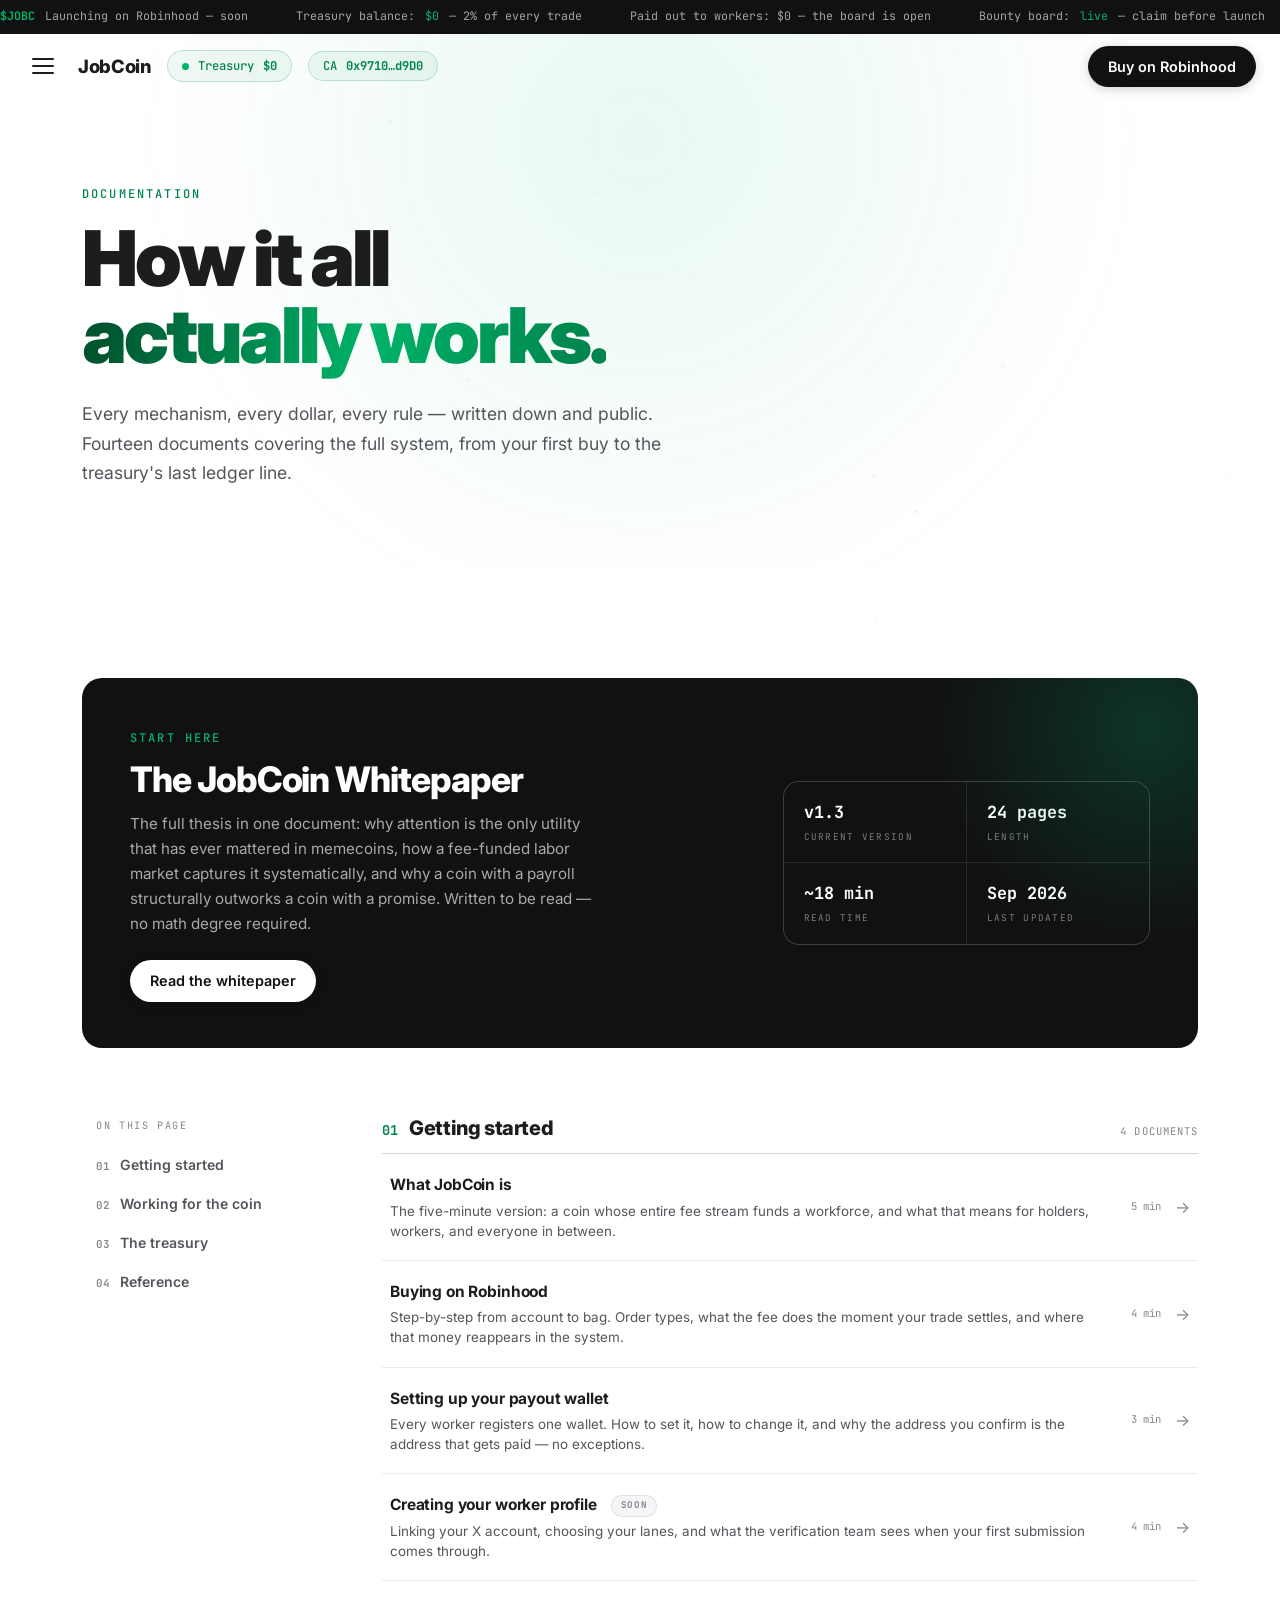
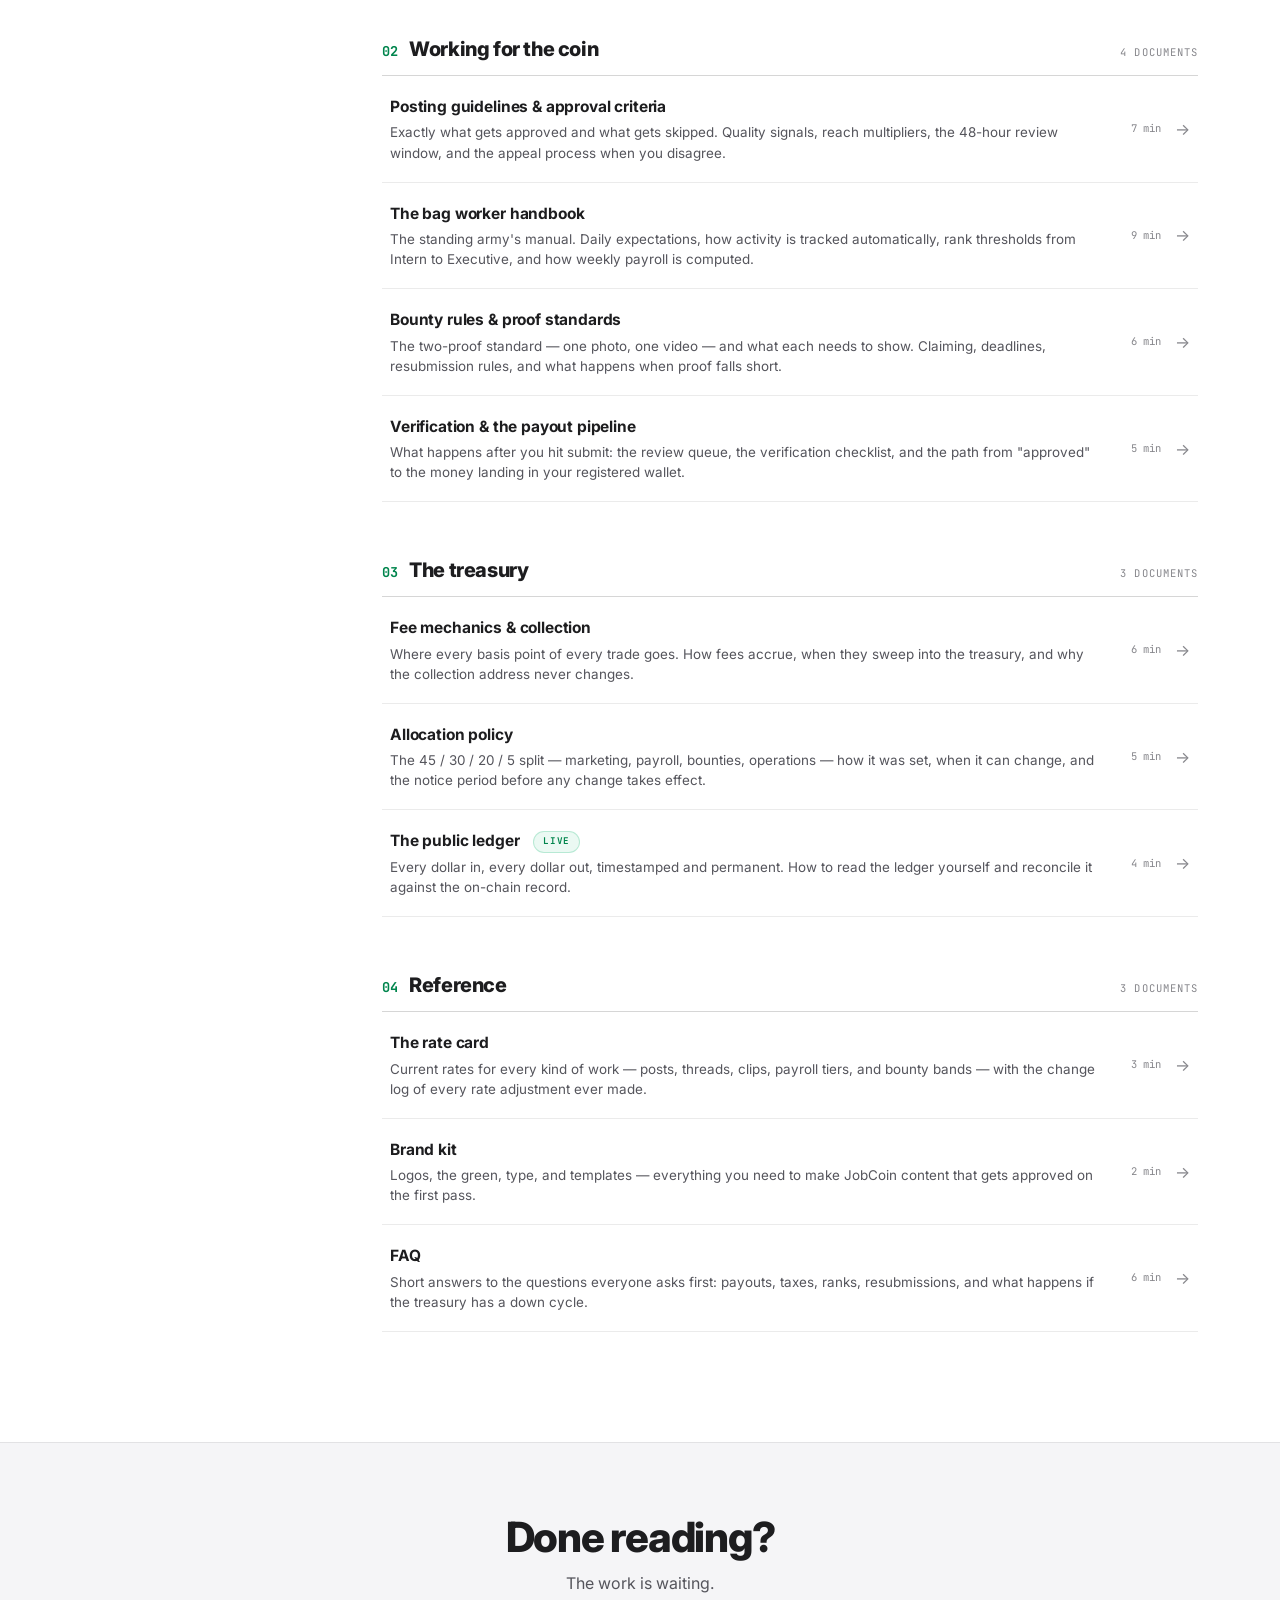
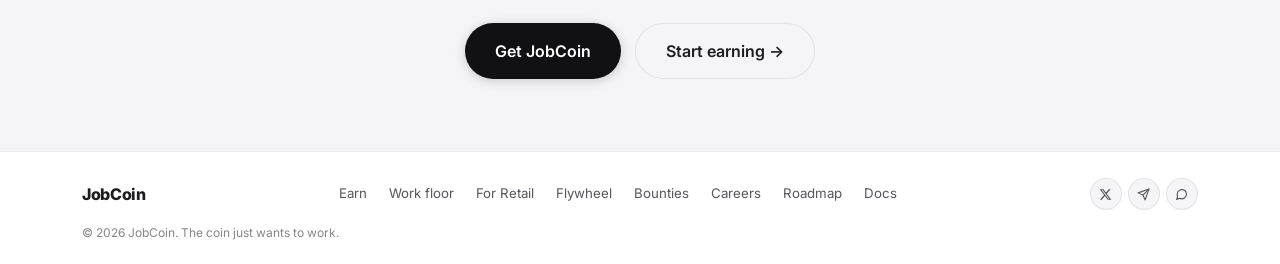
<file: docs.html>
<!DOCTYPE html>
<html lang="en">
<head>
  <meta charset="UTF-8" />
  <meta name="viewport" content="width=device-width, initial-scale=1.0" />
  <title>Docs — JobCoin</title>
  <meta name="description" content="Every mechanism, every dollar, every rule — documented and public. The complete JobCoin documentation." />
  <link rel="preconnect" href="https://fonts.googleapis.com" />
  <link rel="preconnect" href="https://fonts.gstatic.com" crossorigin />
  <link href="https://fonts.googleapis.com/css2?family=Inter:wght@400;500;600;700;800;900&family=JetBrains+Mono:wght@400;500;700&display=swap" rel="stylesheet" />
  <link rel="icon" type="image/png" href="img/favicon.png" />
  <link rel="stylesheet" href="css/style.css" />
</head>
<body>

  <canvas id="bg-canvas"></canvas>

  <header class="topbar" id="nav">
    <div class="ticker-wrap">
      <div class="ticker" id="ticker"></div>
    </div>
    <div class="nav-inner">
      <div class="nav-left">
        <button class="nav-burger" id="nav-burger" aria-label="Menu">
          <span></span><span></span><span></span>
        </button>
        <a href="index.html" class="nav-logo">JobCoin</a>
        <span class="treasury-pill"><span class="pulse-dot"></span>Treasury <strong class="js-treasury">$0</strong></span>
        <button class="treasury-pill ca-pill" type="button" title="Copy contract address" data-ca="0x9710a317E27ddD7E9fA431840ca4D9f7105dd9D0">CA <strong>0x9710…d9D0</strong></button>
      </div>
      <div class="nav-actions">
        <a href="https://www.ponsfamily.com/launchpad/0x9710a317e27ddd7e9fa431840ca4d9f7105dd9d0" target="_blank" rel="noopener" class="btn btn-primary">Buy on Robinhood</a>
      </div>
    </div>
  </header>

  <aside class="sidebar" id="sidebar" aria-label="Menu">
    <div class="sidebar-head">
      <span class="nav-logo">JobCoin</span>
      <button class="sidebar-close" id="sidebar-close" aria-label="Close menu">&times;</button>
    </div>
    <div class="sidebar-label">The Coin</div>
    <nav class="sidebar-links">
      <a href="index.html">Home</a>
      <a href="earn.html">How you earn</a>
      <a href="work.html">Work floor</a>
      <a href="retail.html">Built for retail</a>
      <a href="flywheel.html">The flywheel</a>
      <a href="bounties.html">Bounties</a>
      <a href="careers.html">Careers</a>
      <a href="roadmap.html">Roadmap</a>
      <a href="docs.html" class="active">Docs</a>
    </nav>
    <div class="sidebar-foot">
      <a href="https://www.ponsfamily.com/launchpad/0x9710a317e27ddd7e9fa431840ca4d9f7105dd9d0" target="_blank" rel="noopener" class="btn btn-primary">Buy JobCoin</a>
      <div class="footer-social">
        <a href="https://x.com/jobcoinonrh?s=11" target="_blank" rel="noopener" aria-label="X">
          <svg width="13" height="13" viewBox="0 0 24 24" fill="currentColor"><path d="M18.244 2.25h3.308l-7.227 8.26 8.502 11.24H16.17l-5.214-6.817L4.99 21.75H1.68l7.73-8.835L1.254 2.25H8.08l4.713 6.231zm-1.161 17.52h1.833L7.084 4.126H5.117z"/></svg>
        </a>
        <a href="#" data-mock="social" aria-label="Telegram">
          <svg width="13" height="13" viewBox="0 0 24 24" fill="none" stroke="currentColor" stroke-width="2" stroke-linecap="round" stroke-linejoin="round"><line x1="22" y1="2" x2="11" y2="13"/><polygon points="22 2 15 22 11 13 2 9 22 2"/></svg>
        </a>
        <a href="#" data-mock="social" aria-label="Discord">
          <svg width="13" height="13" viewBox="0 0 24 24" fill="none" stroke="currentColor" stroke-width="2" stroke-linecap="round" stroke-linejoin="round"><path d="M21 11.5a8.38 8.38 0 0 1-.9 3.8 8.5 8.5 0 0 1-7.6 4.7 8.38 8.38 0 0 1-3.8-.9L3 21l1.9-5.7a8.38 8.38 0 0 1-.9-3.8 8.5 8.5 0 0 1 4.7-7.6 8.38 8.38 0 0 1 3.8-.9h.5a8.48 8.48 0 0 1 8 8v.5z"/></svg>
        </a>
      </div>
    </div>
  </aside>
  <div class="sidebar-overlay" id="sidebar-overlay"></div>

  <!-- ============ PAGE HERO ============ -->
  <section class="page-hero">
    <div class="hero-glow"></div>
    <div class="container">
      <span class="eyebrow reveal">Documentation</span>
      <h1 class="reveal">How it all<br /><span class="gradient-text">actually works.</span></h1>
      <p class="lead reveal">
        Every mechanism, every dollar, every rule — written down and public.
        Fourteen documents covering the full system, from your first buy to the
        treasury's last ledger line.
      </p>
    </div>
  </section>

  <!-- ============ DOCS ============ -->
  <section class="section">
    <div class="container">

      <!-- featured: whitepaper -->
      <div class="doc-feature reveal">
        <div>
          <span class="eyebrow">Start Here</span>
          <h3>The JobCoin Whitepaper</h3>
          <p>The full thesis in one document: why attention is the only utility that has ever mattered in memecoins, how a fee-funded labor market captures it systematically, and why a coin with a payroll structurally outworks a coin with a promise. Written to be read — no math degree required.</p>
          <a href="#" class="btn btn-primary" data-mock="doc">Read the whitepaper</a>
        </div>
        <div class="doc-feature-meta">
          <div class="dfm"><b>v1.3</b><span>Current version</span></div>
          <div class="dfm"><b>24 pages</b><span>Length</span></div>
          <div class="dfm"><b>~18 min</b><span>Read time</span></div>
          <div class="dfm"><b>Sep 2026</b><span>Last updated</span></div>
        </div>
      </div>

      <div class="docs-layout">
        <!-- sticky TOC -->
        <nav class="docs-toc reveal">
          <div class="docs-toc-label">On this page</div>
          <a href="#dg-start"><span>01</span>Getting started</a>
          <a href="#dg-work"><span>02</span>Working for the coin</a>
          <a href="#dg-treasury"><span>03</span>The treasury</a>
          <a href="#dg-ref"><span>04</span>Reference</a>
        </nav>

        <div>
          <!-- group 01 -->
          <div class="doc-group reveal" id="dg-start">
            <div class="doc-group-head">
              <h3><span>01</span>Getting started</h3>
              <span class="doc-count">4 documents</span>
            </div>
            <a href="#" class="doc-item" data-mock="doc">
              <div>
                <h5>What JobCoin is</h5>
                <p>The five-minute version: a coin whose entire fee stream funds a workforce, and what that means for holders, workers, and everyone in between.</p>
              </div>
              <div class="doc-meta"><span class="doc-read">5 min</span><span class="doc-arrow">→</span></div>
            </a>
            <a href="#" class="doc-item" data-mock="doc">
              <div>
                <h5>Buying on Robinhood</h5>
                <p>Step-by-step from account to bag. Order types, what the fee does the moment your trade settles, and where that money reappears in the system.</p>
              </div>
              <div class="doc-meta"><span class="doc-read">4 min</span><span class="doc-arrow">→</span></div>
            </a>
            <a href="#" class="doc-item" data-mock="doc">
              <div>
                <h5>Setting up your payout wallet</h5>
                <p>Every worker registers one wallet. How to set it, how to change it, and why the address you confirm is the address that gets paid — no exceptions.</p>
              </div>
              <div class="doc-meta"><span class="doc-read">3 min</span><span class="doc-arrow">→</span></div>
            </a>
            <a href="#" class="doc-item" data-mock="doc">
              <div>
                <h5>Creating your worker profile <span class="doc-chip gray">Soon</span></h5>
                <p>Linking your X account, choosing your lanes, and what the verification team sees when your first submission comes through.</p>
              </div>
              <div class="doc-meta"><span class="doc-read">4 min</span><span class="doc-arrow">→</span></div>
            </a>
          </div>

          <!-- group 02 -->
          <div class="doc-group reveal" id="dg-work">
            <div class="doc-group-head">
              <h3><span>02</span>Working for the coin</h3>
              <span class="doc-count">4 documents</span>
            </div>
            <a href="#" class="doc-item" data-mock="doc">
              <div>
                <h5>Posting guidelines &amp; approval criteria</h5>
                <p>Exactly what gets approved and what gets skipped. Quality signals, reach multipliers, the 48-hour review window, and the appeal process when you disagree.</p>
              </div>
              <div class="doc-meta"><span class="doc-read">7 min</span><span class="doc-arrow">→</span></div>
            </a>
            <a href="#" class="doc-item" data-mock="doc">
              <div>
                <h5>The bag worker handbook</h5>
                <p>The standing army's manual. Daily expectations, how activity is tracked automatically, rank thresholds from Intern to Executive, and how weekly payroll is computed.</p>
              </div>
              <div class="doc-meta"><span class="doc-read">9 min</span><span class="doc-arrow">→</span></div>
            </a>
            <a href="#" class="doc-item" data-mock="doc">
              <div>
                <h5>Bounty rules &amp; proof standards</h5>
                <p>The two-proof standard — one photo, one video — and what each needs to show. Claiming, deadlines, resubmission rules, and what happens when proof falls short.</p>
              </div>
              <div class="doc-meta"><span class="doc-read">6 min</span><span class="doc-arrow">→</span></div>
            </a>
            <a href="#" class="doc-item" data-mock="doc">
              <div>
                <h5>Verification &amp; the payout pipeline</h5>
                <p>What happens after you hit submit: the review queue, the verification checklist, and the path from "approved" to the money landing in your registered wallet.</p>
              </div>
              <div class="doc-meta"><span class="doc-read">5 min</span><span class="doc-arrow">→</span></div>
            </a>
          </div>

          <!-- group 03 -->
          <div class="doc-group reveal" id="dg-treasury">
            <div class="doc-group-head">
              <h3><span>03</span>The treasury</h3>
              <span class="doc-count">3 documents</span>
            </div>
            <a href="#" class="doc-item" data-mock="doc">
              <div>
                <h5>Fee mechanics &amp; collection</h5>
                <p>Where every basis point of every trade goes. How fees accrue, when they sweep into the treasury, and why the collection address never changes.</p>
              </div>
              <div class="doc-meta"><span class="doc-read">6 min</span><span class="doc-arrow">→</span></div>
            </a>
            <a href="#" class="doc-item" data-mock="doc">
              <div>
                <h5>Allocation policy</h5>
                <p>The 45 / 30 / 20 / 5 split — marketing, payroll, bounties, operations — how it was set, when it can change, and the notice period before any change takes effect.</p>
              </div>
              <div class="doc-meta"><span class="doc-read">5 min</span><span class="doc-arrow">→</span></div>
            </a>
            <a href="#" class="doc-item" data-mock="doc">
              <div>
                <h5>The public ledger <span class="doc-chip">Live</span></h5>
                <p>Every dollar in, every dollar out, timestamped and permanent. How to read the ledger yourself and reconcile it against the on-chain record.</p>
              </div>
              <div class="doc-meta"><span class="doc-read">4 min</span><span class="doc-arrow">→</span></div>
            </a>
          </div>

          <!-- group 04 -->
          <div class="doc-group reveal" id="dg-ref">
            <div class="doc-group-head">
              <h3><span>04</span>Reference</h3>
              <span class="doc-count">3 documents</span>
            </div>
            <a href="#" class="doc-item" data-mock="doc">
              <div>
                <h5>The rate card</h5>
                <p>Current rates for every kind of work — posts, threads, clips, payroll tiers, and bounty bands — with the change log of every rate adjustment ever made.</p>
              </div>
              <div class="doc-meta"><span class="doc-read">3 min</span><span class="doc-arrow">→</span></div>
            </a>
            <a href="#" class="doc-item" data-mock="doc">
              <div>
                <h5>Brand kit</h5>
                <p>Logos, the green, type, and templates — everything you need to make JobCoin content that gets approved on the first pass.</p>
              </div>
              <div class="doc-meta"><span class="doc-read">2 min</span><span class="doc-arrow">→</span></div>
            </a>
            <a href="#" class="doc-item" data-mock="doc">
              <div>
                <h5>FAQ</h5>
                <p>Short answers to the questions everyone asks first: payouts, taxes, ranks, resubmissions, and what happens if the treasury has a down cycle.</p>
              </div>
              <div class="doc-meta"><span class="doc-read">6 min</span><span class="doc-arrow">→</span></div>
            </a>
          </div>
        </div>
      </div>
    </div>
  </section>

  <!-- ============ CTA ============ -->
  <section class="cta-band">
    <div class="container reveal">
      <h2>Done reading?</h2>
      <p>The work is waiting.</p>
      <div class="hero-cta">
        <a href="https://www.ponsfamily.com/launchpad/0x9710a317e27ddd7e9fa431840ca4d9f7105dd9d0" target="_blank" rel="noopener" class="btn btn-primary btn-lg">Get JobCoin</a>
        <a href="earn.html" class="btn btn-secondary btn-lg">Start earning →</a>
      </div>
    </div>
  </section>

  <footer class="footer">
    <div class="container footer-row">
      <a href="index.html" class="footer-logo">JobCoin</a>
      <nav class="footer-links">
        <a href="earn.html">Earn</a>
        <a href="work.html">Work floor</a>
        <a href="retail.html">For Retail</a>
        <a href="flywheel.html">Flywheel</a>
        <a href="bounties.html">Bounties</a>
        <a href="careers.html">Careers</a>
        <a href="roadmap.html">Roadmap</a>
        <a href="docs.html">Docs</a>
      </nav>
      <div class="footer-social">
        <a href="https://x.com/jobcoinonrh?s=11" target="_blank" rel="noopener" aria-label="X">
          <svg width="13" height="13" viewBox="0 0 24 24" fill="currentColor"><path d="M18.244 2.25h3.308l-7.227 8.26 8.502 11.24H16.17l-5.214-6.817L4.99 21.75H1.68l7.73-8.835L1.254 2.25H8.08l4.713 6.231zm-1.161 17.52h1.833L7.084 4.126H5.117z"/></svg>
        </a>
        <a href="#" data-mock="social" aria-label="Telegram">
          <svg width="13" height="13" viewBox="0 0 24 24" fill="none" stroke="currentColor" stroke-width="2" stroke-linecap="round" stroke-linejoin="round"><line x1="22" y1="2" x2="11" y2="13"/><polygon points="22 2 15 22 11 13 2 9 22 2"/></svg>
        </a>
        <a href="#" data-mock="social" aria-label="Discord">
          <svg width="13" height="13" viewBox="0 0 24 24" fill="none" stroke="currentColor" stroke-width="2" stroke-linecap="round" stroke-linejoin="round"><path d="M21 11.5a8.38 8.38 0 0 1-.9 3.8 8.5 8.5 0 0 1-7.6 4.7 8.38 8.38 0 0 1-3.8-.9L3 21l1.9-5.7a8.38 8.38 0 0 1-.9-3.8 8.5 8.5 0 0 1 4.7-7.6 8.38 8.38 0 0 1 3.8-.9h.5a8.48 8.48 0 0 1 8 8v.5z"/></svg>
        </a>
      </div>
    </div>
    <div class="container footer-note">© 2026 JobCoin. The coin just wants to work.</div>
  </footer>

  <div class="toast" id="toast">
    <span class="toast-dot"></span>
    <span class="toast-text" id="toast-text">Coming soon</span>
  </div>

  <script src="js/main.js" defer></script>
</body>
</html>
</file>
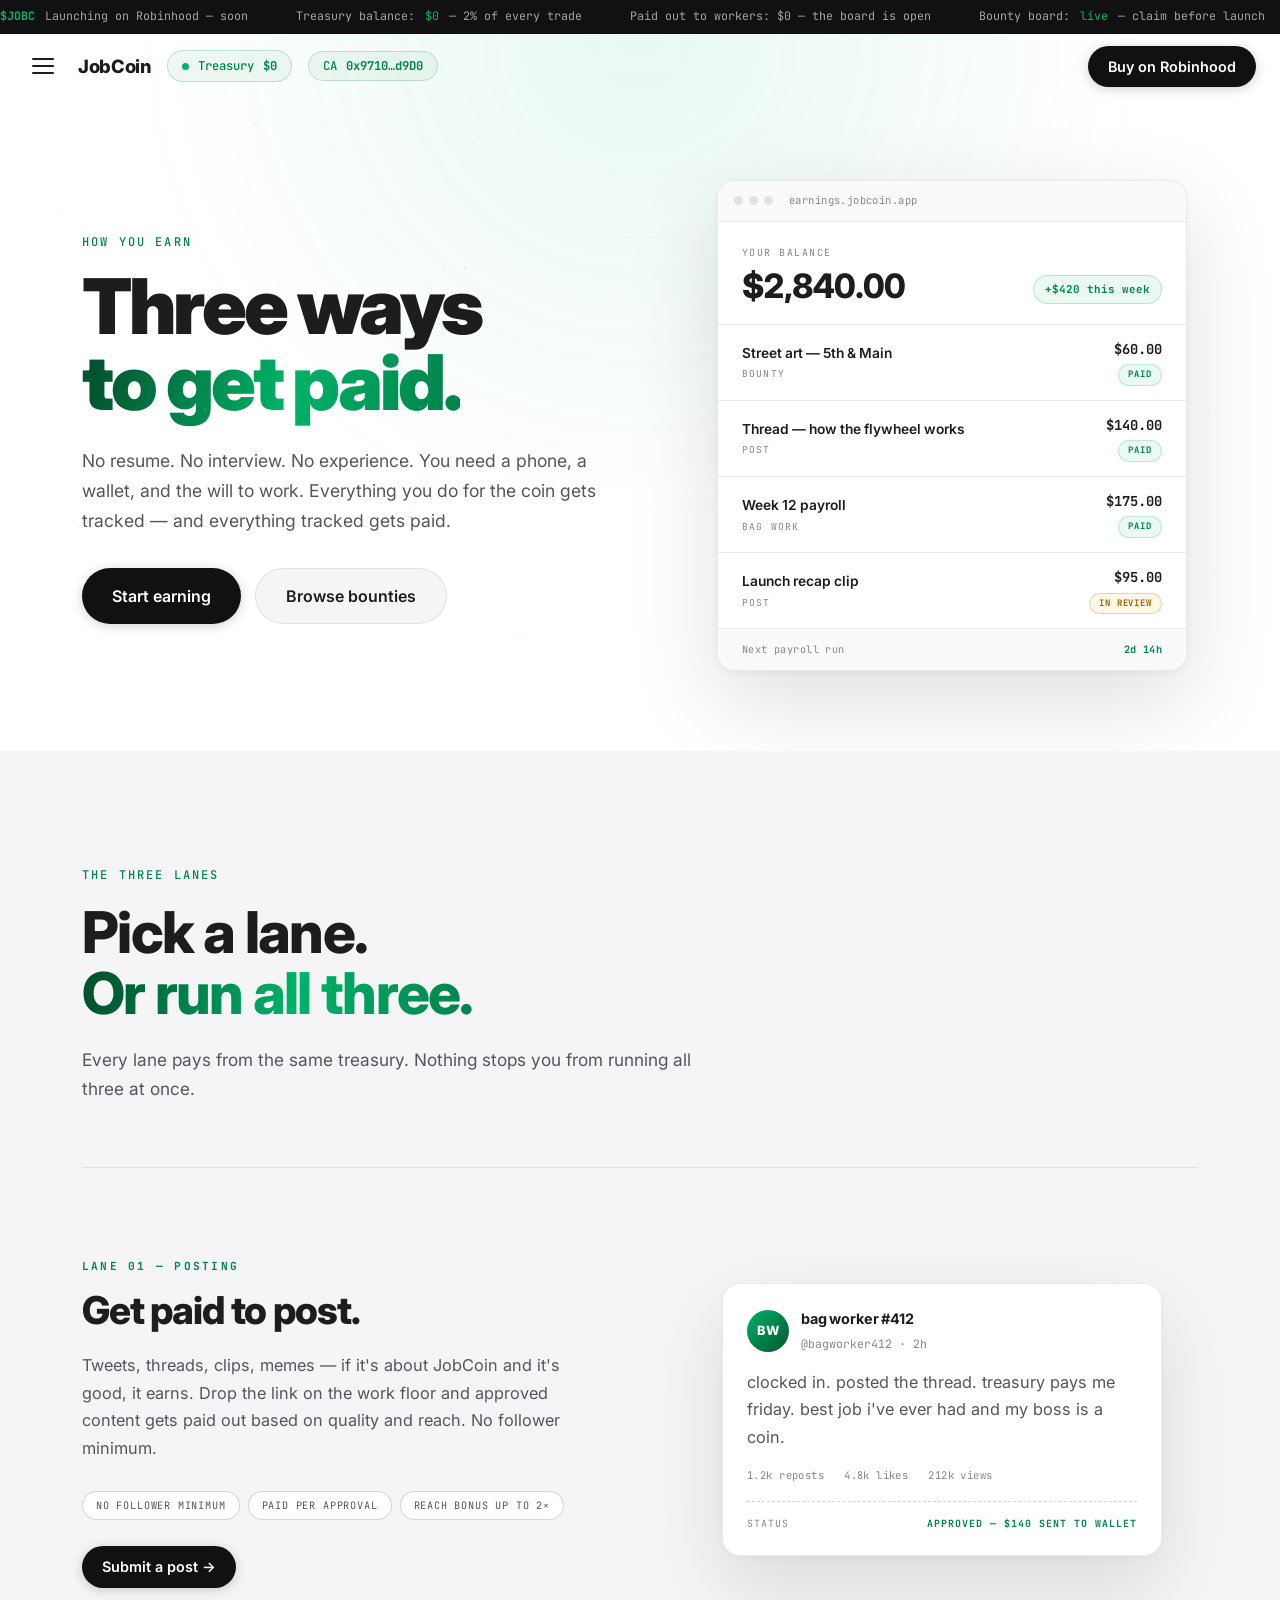
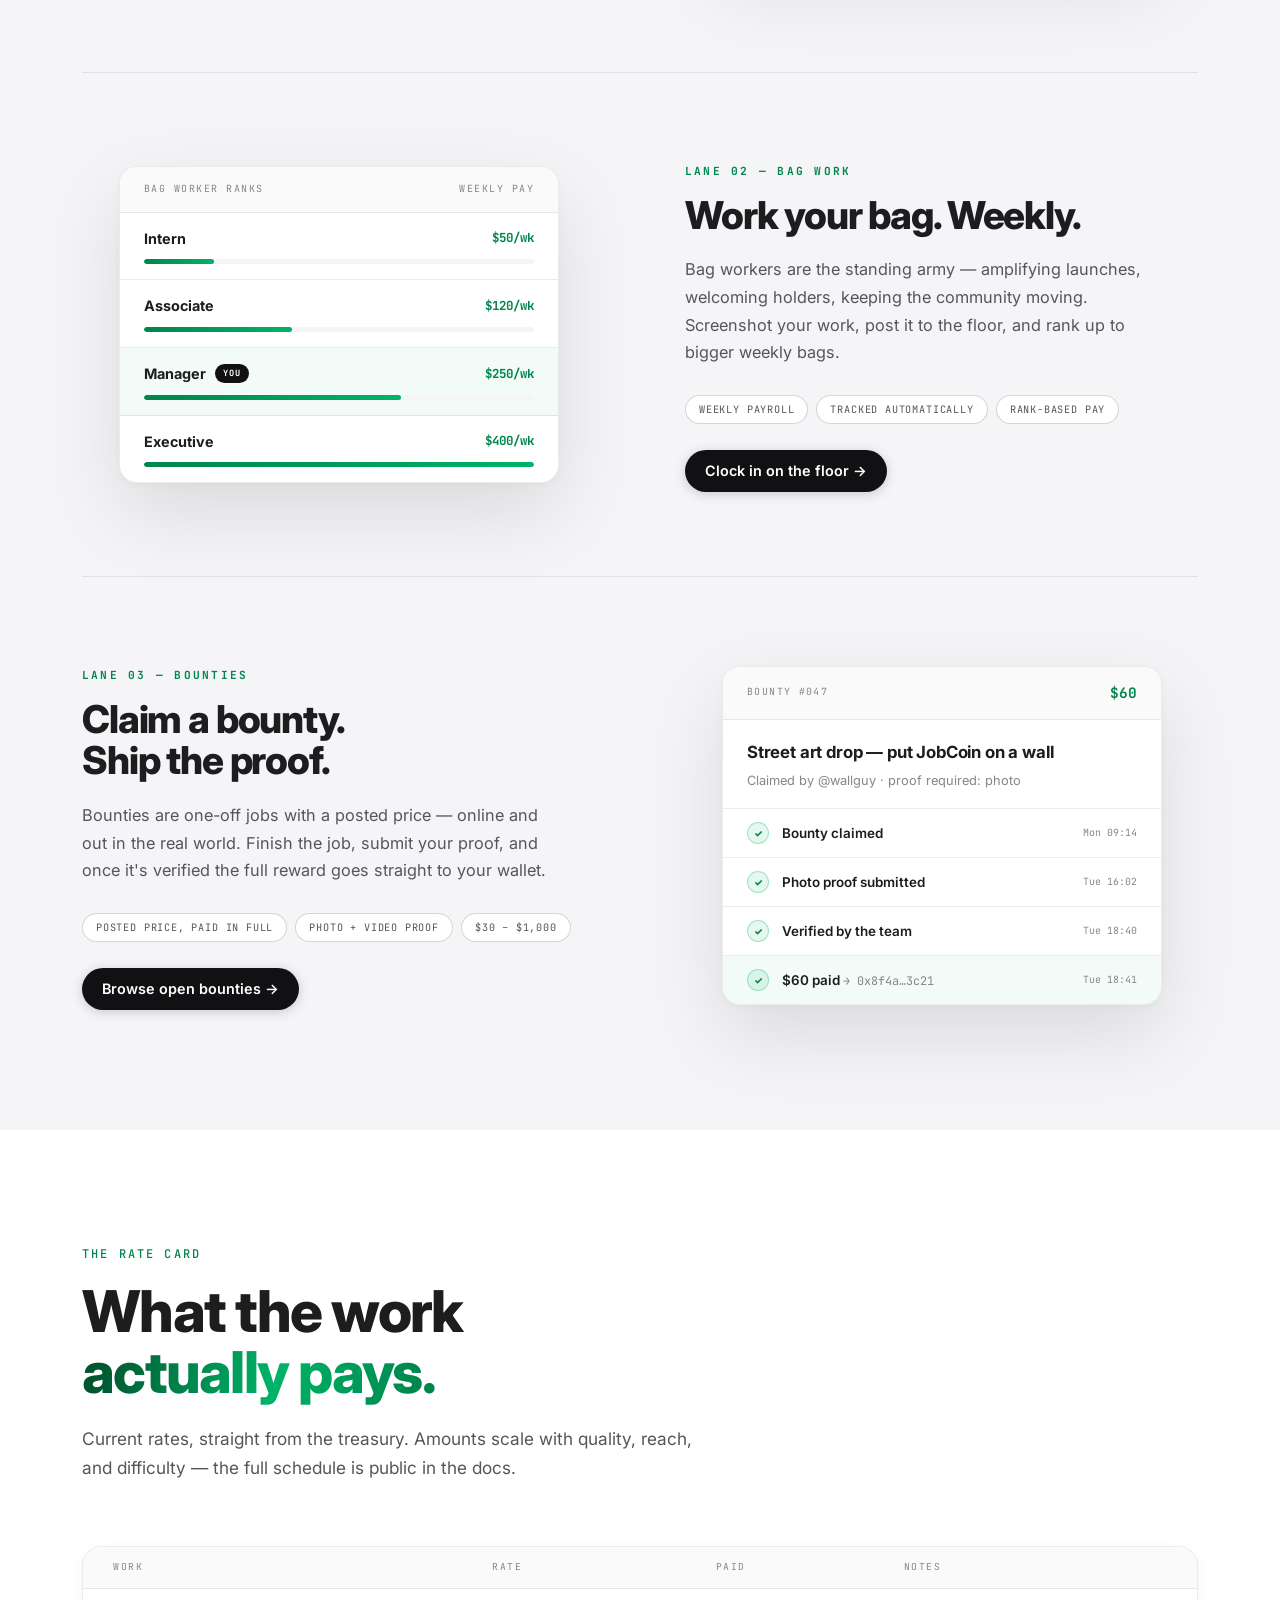
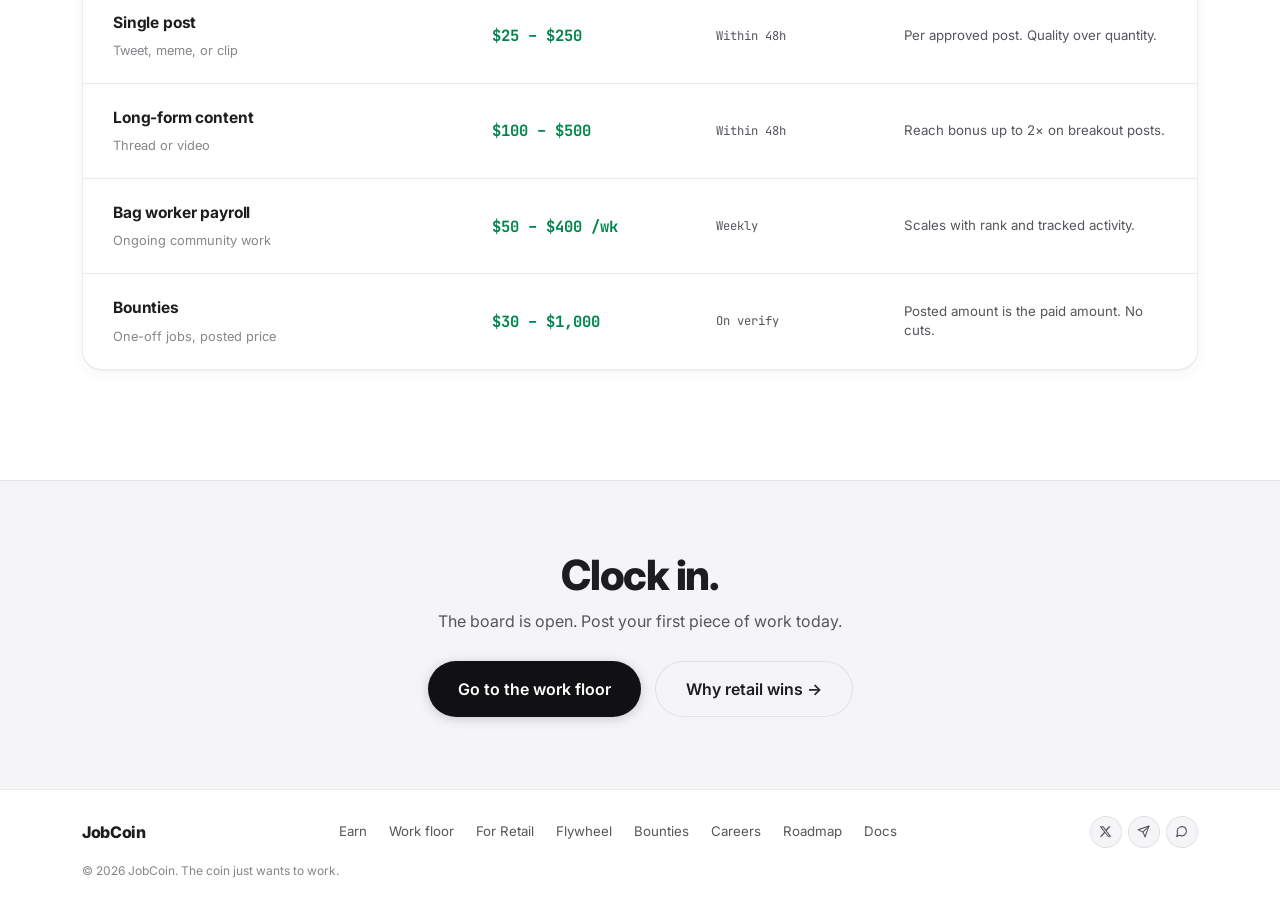
<file: earn.html>
<!DOCTYPE html>
<html lang="en">
<head>
  <meta charset="UTF-8" />
  <meta name="viewport" content="width=device-width, initial-scale=1.0" />
  <title>How You Earn — JobCoin</title>
  <meta name="description" content="Three ways to get paid with JobCoin: post content, work your bag, and complete bounties." />
  <link rel="preconnect" href="https://fonts.googleapis.com" />
  <link rel="preconnect" href="https://fonts.gstatic.com" crossorigin />
  <link href="https://fonts.googleapis.com/css2?family=Inter:wght@400;500;600;700;800;900&family=JetBrains+Mono:wght@400;500;700&display=swap" rel="stylesheet" />
  <link rel="icon" type="image/png" href="img/favicon.png" />
  <link rel="stylesheet" href="css/style.css" />
</head>
<body>

  <canvas id="bg-canvas"></canvas>

  <header class="topbar" id="nav">
    <div class="ticker-wrap">
      <div class="ticker" id="ticker"></div>
    </div>
    <div class="nav-inner">
      <div class="nav-left">
        <button class="nav-burger" id="nav-burger" aria-label="Menu">
          <span></span><span></span><span></span>
        </button>
        <a href="index.html" class="nav-logo">JobCoin</a>
        <span class="treasury-pill"><span class="pulse-dot"></span>Treasury <strong class="js-treasury">$0</strong></span>
        <button class="treasury-pill ca-pill" type="button" title="Copy contract address" data-ca="0x9710a317E27ddD7E9fA431840ca4D9f7105dd9D0">CA <strong>0x9710…d9D0</strong></button>
      </div>
      <div class="nav-actions">
        <a href="https://www.ponsfamily.com/launchpad/0x9710a317e27ddd7e9fa431840ca4d9f7105dd9d0" target="_blank" rel="noopener" class="btn btn-primary">Buy on Robinhood</a>
      </div>
    </div>
  </header>

  <aside class="sidebar" id="sidebar" aria-label="Menu">
    <div class="sidebar-head">
      <span class="nav-logo">JobCoin</span>
      <button class="sidebar-close" id="sidebar-close" aria-label="Close menu">&times;</button>
    </div>
    <div class="sidebar-label">The Coin</div>
    <nav class="sidebar-links">
      <a href="index.html">Home</a>
      <a href="earn.html" class="active">How you earn</a>
      <a href="work.html">Work floor</a>
      <a href="retail.html">Built for retail</a>
      <a href="flywheel.html">The flywheel</a>
      <a href="bounties.html">Bounties</a>
      <a href="careers.html">Careers</a>
      <a href="roadmap.html">Roadmap</a>
      <a href="docs.html">Docs</a>
    </nav>
    <div class="sidebar-foot">
      <a href="https://www.ponsfamily.com/launchpad/0x9710a317e27ddd7e9fa431840ca4d9f7105dd9d0" target="_blank" rel="noopener" class="btn btn-primary">Buy JobCoin</a>
      <div class="footer-social">
        <a href="https://x.com/jobcoinonrh?s=11" target="_blank" rel="noopener" aria-label="X">
          <svg width="13" height="13" viewBox="0 0 24 24" fill="currentColor"><path d="M18.244 2.25h3.308l-7.227 8.26 8.502 11.24H16.17l-5.214-6.817L4.99 21.75H1.68l7.73-8.835L1.254 2.25H8.08l4.713 6.231zm-1.161 17.52h1.833L7.084 4.126H5.117z"/></svg>
        </a>
        <a href="#" data-mock="social" aria-label="Telegram">
          <svg width="13" height="13" viewBox="0 0 24 24" fill="none" stroke="currentColor" stroke-width="2" stroke-linecap="round" stroke-linejoin="round"><line x1="22" y1="2" x2="11" y2="13"/><polygon points="22 2 15 22 11 13 2 9 22 2"/></svg>
        </a>
        <a href="#" data-mock="social" aria-label="Discord">
          <svg width="13" height="13" viewBox="0 0 24 24" fill="none" stroke="currentColor" stroke-width="2" stroke-linecap="round" stroke-linejoin="round"><path d="M21 11.5a8.38 8.38 0 0 1-.9 3.8 8.5 8.5 0 0 1-7.6 4.7 8.38 8.38 0 0 1-3.8-.9L3 21l1.9-5.7a8.38 8.38 0 0 1-.9-3.8 8.5 8.5 0 0 1 4.7-7.6 8.38 8.38 0 0 1 3.8-.9h.5a8.48 8.48 0 0 1 8 8v.5z"/></svg>
        </a>
      </div>
    </div>
  </aside>
  <div class="sidebar-overlay" id="sidebar-overlay"></div>

  <!-- ============ PAGE HERO ============ -->
  <section class="page-hero">
    <div class="hero-glow"></div>
    <div class="container split-layout">
      <div>
        <span class="eyebrow reveal">How You Earn</span>
        <h1 class="reveal">Three ways<br /><span class="gradient-text">to get paid.</span></h1>
        <p class="lead reveal">
          No resume. No interview. No experience. You need a phone, a wallet,
          and the will to work. Everything you do for the coin gets tracked —
          and everything tracked gets paid.
        </p>
        <div class="hero-cta reveal" style="justify-content: flex-start; margin-top: 32px;">
          <a href="work.html" class="btn btn-primary btn-lg">Start earning</a>
          <a href="bounties.html" class="btn btn-secondary btn-lg">Browse bounties</a>
        </div>
      </div>
      <div class="app-window tilt reveal">
        <div class="app-chrome"><i></i><i></i><i></i><span>earnings.jobcoin.app</span></div>
        <div class="app-balance">
          <div>
            <span class="app-balance-label">Your balance</span>
            <span class="app-balance-value">$2,840.00</span>
          </div>
          <span class="app-delta">+$420 this week</span>
        </div>
        <div class="app-rows">
          <div class="app-row">
            <div>
              <div class="app-row-name">Street art — 5th &amp; Main</div>
              <div class="app-row-type">Bounty</div>
            </div>
            <div class="app-row-right">
              <div class="app-amount">$60.00</div>
              <span class="pill pill-paid">Paid</span>
            </div>
          </div>
          <div class="app-row">
            <div>
              <div class="app-row-name">Thread — how the flywheel works</div>
              <div class="app-row-type">Post</div>
            </div>
            <div class="app-row-right">
              <div class="app-amount">$140.00</div>
              <span class="pill pill-paid">Paid</span>
            </div>
          </div>
          <div class="app-row">
            <div>
              <div class="app-row-name">Week 12 payroll</div>
              <div class="app-row-type">Bag work</div>
            </div>
            <div class="app-row-right">
              <div class="app-amount">$175.00</div>
              <span class="pill pill-paid">Paid</span>
            </div>
          </div>
          <div class="app-row">
            <div>
              <div class="app-row-name">Launch recap clip</div>
              <div class="app-row-type">Post</div>
            </div>
            <div class="app-row-right">
              <div class="app-amount">$95.00</div>
              <span class="pill pill-review">In review</span>
            </div>
          </div>
        </div>
        <div class="app-foot">
          <span>Next payroll run</span>
          <span><b>2d 14h</b></span>
        </div>
      </div>
    </div>
  </section>

  <!-- ============ THE THREE LANES ============ -->
  <section class="section section-alt">
    <div class="container">
      <div class="section-head reveal">
        <span class="eyebrow">The Three Lanes</span>
        <h2>Pick a lane.<br /><span class="gradient-text">Or run all three.</span></h2>
        <p>Every lane pays from the same treasury. Nothing stops you from running all three at once.</p>
      </div>

      <!-- Lane 01: posting -->
      <div class="lane">
        <div class="reveal">
          <span class="lane-kicker">Lane 01 — Posting</span>
          <h3>Get paid to post.</h3>
          <p>Tweets, threads, clips, memes — if it's about JobCoin and it's good, it earns. Drop the link on the work floor and approved content gets paid out based on quality and reach. No follower minimum.</p>
          <div class="lane-tags">
            <span class="lane-tag">No follower minimum</span>
            <span class="lane-tag">Paid per approval</span>
            <span class="lane-tag">Reach bonus up to 2×</span>
          </div>
          <div class="lane-cta">
            <a href="work.html" class="btn btn-primary">Submit a post →</a>
          </div>
        </div>
        <div class="lane-visual mock-post tilt reveal">
          <div class="mock-post-head">
            <div class="mock-avatar">BW</div>
            <div class="mock-handle">
              <strong>bag worker #412</strong>
              <span>@bagworker412 · 2h</span>
            </div>
          </div>
          <p class="mock-post-body">clocked in. posted the thread. treasury pays me friday. best job i've ever had and my boss is a coin.</p>
          <div class="mock-post-stats">
            <span>1.2k reposts</span>
            <span>4.8k likes</span>
            <span>212k views</span>
          </div>
          <div class="mock-stamp">
            <span>Status</span>
            <b>Approved — $140 sent to wallet</b>
          </div>
        </div>
      </div>

      <!-- Lane 02: bag work -->
      <div class="lane flip">
        <div class="reveal">
          <span class="lane-kicker">Lane 02 — Bag Work</span>
          <h3>Work your bag. Weekly.</h3>
          <p>Bag workers are the standing army — amplifying launches, welcoming holders, keeping the community moving. Screenshot your work, post it to the floor, and rank up to bigger weekly bags.</p>
          <div class="lane-tags">
            <span class="lane-tag">Weekly payroll</span>
            <span class="lane-tag">Tracked automatically</span>
            <span class="lane-tag">Rank-based pay</span>
          </div>
          <div class="lane-cta">
            <a href="work.html" class="btn btn-primary">Clock in on the floor →</a>
          </div>
        </div>
        <div class="lane-visual ladder tilt reveal">
          <div class="ladder-head"><span>Bag worker ranks</span><span>Weekly pay</span></div>
          <div class="rung">
            <span class="rung-name">Intern</span>
            <span class="rung-pay">$50/wk</span>
            <div class="rung-bar"><div class="rung-fill" style="width: 18%"></div></div>
          </div>
          <div class="rung">
            <span class="rung-name">Associate</span>
            <span class="rung-pay">$120/wk</span>
            <div class="rung-bar"><div class="rung-fill" style="width: 38%"></div></div>
          </div>
          <div class="rung current">
            <span class="rung-name">Manager <span class="you-chip">YOU</span></span>
            <span class="rung-pay">$250/wk</span>
            <div class="rung-bar"><div class="rung-fill" style="width: 66%"></div></div>
          </div>
          <div class="rung">
            <span class="rung-name">Executive</span>
            <span class="rung-pay">$400/wk</span>
            <div class="rung-bar"><div class="rung-fill" style="width: 100%"></div></div>
          </div>
        </div>
      </div>

      <!-- Lane 03: bounties -->
      <div class="lane">
        <div class="reveal">
          <span class="lane-kicker">Lane 03 — Bounties</span>
          <h3>Claim a bounty.<br />Ship the proof.</h3>
          <p>Bounties are one-off jobs with a posted price — online and out in the real world. Finish the job, submit your proof, and once it's verified the full reward goes straight to your wallet.</p>
          <div class="lane-tags">
            <span class="lane-tag">Posted price, paid in full</span>
            <span class="lane-tag">Photo + video proof</span>
            <span class="lane-tag">$30 – $1,000</span>
          </div>
          <div class="lane-cta">
            <a href="bounties.html" class="btn btn-primary">Browse open bounties →</a>
          </div>
        </div>
        <div class="lane-visual ticket tilt reveal">
          <div class="ticket-head"><span>Bounty #047</span><b>$60</b></div>
          <div class="ticket-title">Street art drop — put JobCoin on a wall</div>
          <div class="ticket-sub">Claimed by @wallguy · proof required: photo</div>
          <div class="ticket-steps">
            <div class="tstep">
              <span class="tstep-dot">✓</span>
              <div>Bounty claimed</div>
              <time>Mon 09:14</time>
            </div>
            <div class="tstep">
              <span class="tstep-dot">✓</span>
              <div>Photo proof submitted</div>
              <time>Tue 16:02</time>
            </div>
            <div class="tstep">
              <span class="tstep-dot">✓</span>
              <div>Verified by the team</div>
              <time>Tue 18:40</time>
            </div>
            <div class="tstep paid">
              <span class="tstep-dot">✓</span>
              <div>$60 paid <span>→ 0x8f4a…3c21</span></div>
              <time>Tue 18:41</time>
            </div>
          </div>
        </div>
      </div>
    </div>
  </section>

  <!-- ============ RATE CARD ============ -->
  <section class="section">
    <div class="container">
      <div class="section-head reveal">
        <span class="eyebrow">The Rate Card</span>
        <h2>What the work<br /><span class="gradient-text">actually pays.</span></h2>
        <p>Current rates, straight from the treasury. Amounts scale with quality, reach, and difficulty — the full schedule is public in the docs.</p>
      </div>
      <div class="rate-table reveal">
        <div class="rate-row head">
          <span>Work</span>
          <span>Rate</span>
          <span>Paid</span>
          <span>Notes</span>
        </div>
        <div class="rate-row">
          <div class="rate-work"><b>Single post</b><span>Tweet, meme, or clip</span></div>
          <span class="rate-amount">$25 – $250</span>
          <span class="rate-when">Within 48h</span>
          <span class="rate-note">Per approved post. Quality over quantity.</span>
        </div>
        <div class="rate-row">
          <div class="rate-work"><b>Long-form content</b><span>Thread or video</span></div>
          <span class="rate-amount">$100 – $500</span>
          <span class="rate-when">Within 48h</span>
          <span class="rate-note">Reach bonus up to 2× on breakout posts.</span>
        </div>
        <div class="rate-row">
          <div class="rate-work"><b>Bag worker payroll</b><span>Ongoing community work</span></div>
          <span class="rate-amount">$50 – $400 /wk</span>
          <span class="rate-when">Weekly</span>
          <span class="rate-note">Scales with rank and tracked activity.</span>
        </div>
        <div class="rate-row">
          <div class="rate-work"><b>Bounties</b><span>One-off jobs, posted price</span></div>
          <span class="rate-amount">$30 – $1,000</span>
          <span class="rate-when">On verify</span>
          <span class="rate-note">Posted amount is the paid amount. No cuts.</span>
        </div>
      </div>
    </div>
  </section>

  <!-- ============ CTA ============ -->
  <section class="cta-band">
    <div class="container reveal">
      <h2>Clock in.</h2>
      <p>The board is open. Post your first piece of work today.</p>
      <div class="hero-cta">
        <a href="work.html" class="btn btn-primary btn-lg">Go to the work floor</a>
        <a href="retail.html" class="btn btn-secondary btn-lg">Why retail wins →</a>
      </div>
    </div>
  </section>

  <footer class="footer">
    <div class="container footer-row">
      <a href="index.html" class="footer-logo">JobCoin</a>
      <nav class="footer-links">
        <a href="earn.html">Earn</a>
        <a href="work.html">Work floor</a>
        <a href="retail.html">For Retail</a>
        <a href="flywheel.html">Flywheel</a>
        <a href="bounties.html">Bounties</a>
        <a href="careers.html">Careers</a>
        <a href="roadmap.html">Roadmap</a>
        <a href="docs.html">Docs</a>
      </nav>
      <div class="footer-social">
        <a href="https://x.com/jobcoinonrh?s=11" target="_blank" rel="noopener" aria-label="X">
          <svg width="13" height="13" viewBox="0 0 24 24" fill="currentColor"><path d="M18.244 2.25h3.308l-7.227 8.26 8.502 11.24H16.17l-5.214-6.817L4.99 21.75H1.68l7.73-8.835L1.254 2.25H8.08l4.713 6.231zm-1.161 17.52h1.833L7.084 4.126H5.117z"/></svg>
        </a>
        <a href="#" data-mock="social" aria-label="Telegram">
          <svg width="13" height="13" viewBox="0 0 24 24" fill="none" stroke="currentColor" stroke-width="2" stroke-linecap="round" stroke-linejoin="round"><line x1="22" y1="2" x2="11" y2="13"/><polygon points="22 2 15 22 11 13 2 9 22 2"/></svg>
        </a>
        <a href="#" data-mock="social" aria-label="Discord">
          <svg width="13" height="13" viewBox="0 0 24 24" fill="none" stroke="currentColor" stroke-width="2" stroke-linecap="round" stroke-linejoin="round"><path d="M21 11.5a8.38 8.38 0 0 1-.9 3.8 8.5 8.5 0 0 1-7.6 4.7 8.38 8.38 0 0 1-3.8-.9L3 21l1.9-5.7a8.38 8.38 0 0 1-.9-3.8 8.5 8.5 0 0 1 4.7-7.6 8.38 8.38 0 0 1 3.8-.9h.5a8.48 8.48 0 0 1 8 8v.5z"/></svg>
        </a>
      </div>
    </div>
    <div class="container footer-note">© 2026 JobCoin. The coin just wants to work.</div>
  </footer>

  <div class="toast" id="toast">
    <span class="toast-dot"></span>
    <span class="toast-text" id="toast-text">Coming soon</span>
  </div>

  <script src="js/main.js" defer></script>
</body>
</html>
</file>
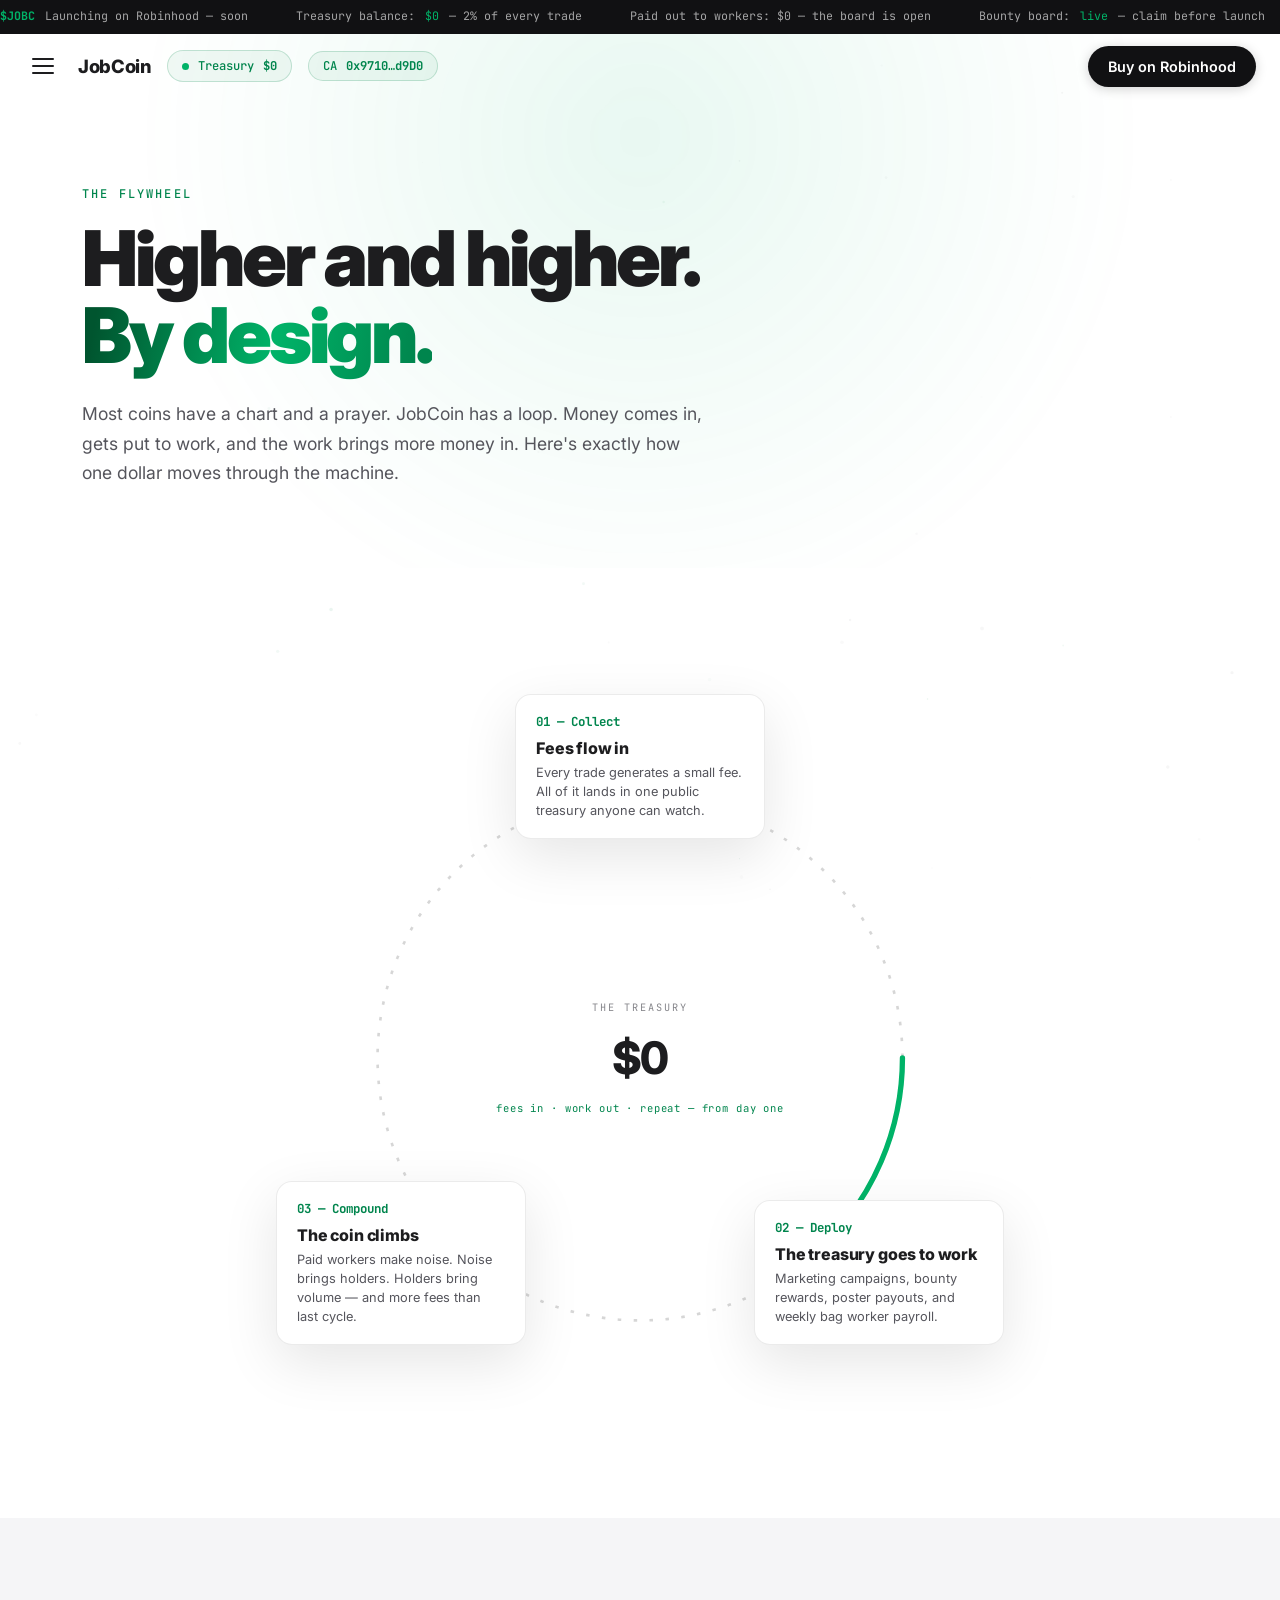
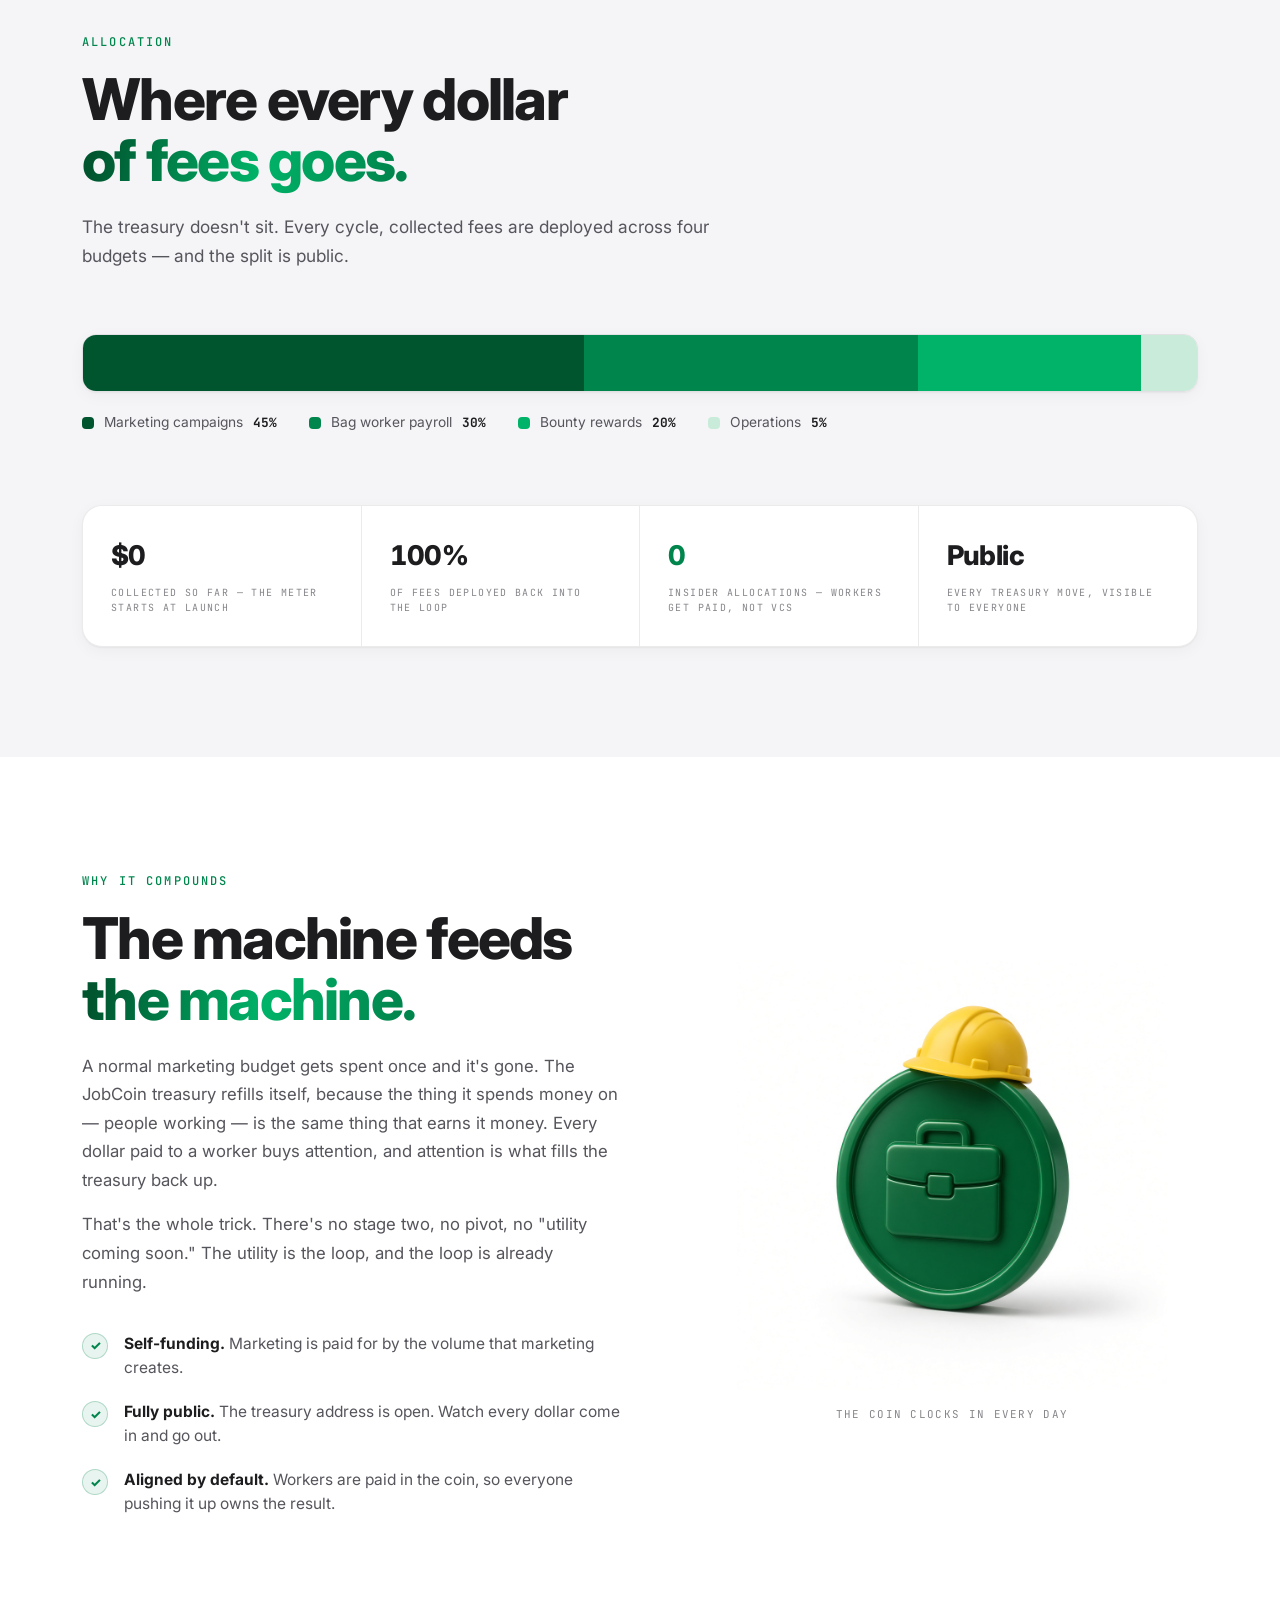
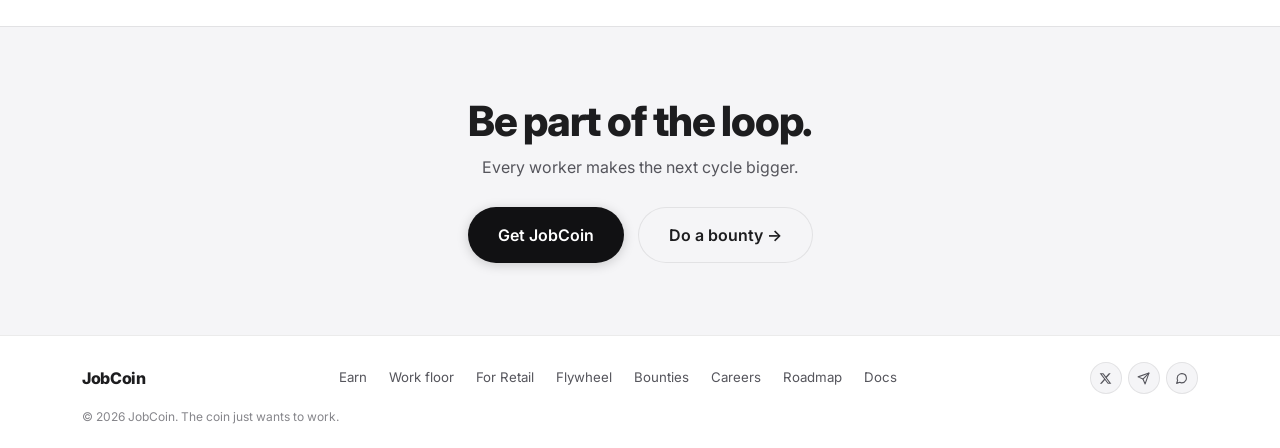
<file: flywheel.html>
<!DOCTYPE html>
<html lang="en">
<head>
  <meta charset="UTF-8" />
  <meta name="viewport" content="width=device-width, initial-scale=1.0" />
  <title>The Flywheel — JobCoin</title>
  <meta name="description" content="Fees flow in. The treasury deploys them. The coin climbs. The JobCoin flywheel explained." />
  <link rel="preconnect" href="https://fonts.googleapis.com" />
  <link rel="preconnect" href="https://fonts.gstatic.com" crossorigin />
  <link href="https://fonts.googleapis.com/css2?family=Inter:wght@400;500;600;700;800;900&family=JetBrains+Mono:wght@400;500;700&display=swap" rel="stylesheet" />
  <link rel="icon" type="image/png" href="img/favicon.png" />
  <link rel="stylesheet" href="css/style.css" />
</head>
<body>

  <canvas id="bg-canvas"></canvas>

  <header class="topbar" id="nav">
    <div class="ticker-wrap">
      <div class="ticker" id="ticker"></div>
    </div>
    <div class="nav-inner">
      <div class="nav-left">
        <button class="nav-burger" id="nav-burger" aria-label="Menu">
          <span></span><span></span><span></span>
        </button>
        <a href="index.html" class="nav-logo">JobCoin</a>
        <span class="treasury-pill"><span class="pulse-dot"></span>Treasury <strong class="js-treasury">$0</strong></span>
        <button class="treasury-pill ca-pill" type="button" title="Copy contract address" data-ca="0x9710a317E27ddD7E9fA431840ca4D9f7105dd9D0">CA <strong>0x9710…d9D0</strong></button>
      </div>
      <div class="nav-actions">
        <a href="https://www.ponsfamily.com/launchpad/0x9710a317e27ddd7e9fa431840ca4d9f7105dd9d0" target="_blank" rel="noopener" class="btn btn-primary">Buy on Robinhood</a>
      </div>
    </div>
  </header>

  <aside class="sidebar" id="sidebar" aria-label="Menu">
    <div class="sidebar-head">
      <span class="nav-logo">JobCoin</span>
      <button class="sidebar-close" id="sidebar-close" aria-label="Close menu">&times;</button>
    </div>
    <div class="sidebar-label">The Coin</div>
    <nav class="sidebar-links">
      <a href="index.html">Home</a>
      <a href="earn.html">How you earn</a>
      <a href="work.html">Work floor</a>
      <a href="retail.html">Built for retail</a>
      <a href="flywheel.html" class="active">The flywheel</a>
      <a href="bounties.html">Bounties</a>
      <a href="careers.html">Careers</a>
      <a href="roadmap.html">Roadmap</a>
      <a href="docs.html">Docs</a>
    </nav>
    <div class="sidebar-foot">
      <a href="https://www.ponsfamily.com/launchpad/0x9710a317e27ddd7e9fa431840ca4d9f7105dd9d0" target="_blank" rel="noopener" class="btn btn-primary">Buy JobCoin</a>
      <div class="footer-social">
        <a href="https://x.com/jobcoinonrh?s=11" target="_blank" rel="noopener" aria-label="X">
          <svg width="13" height="13" viewBox="0 0 24 24" fill="currentColor"><path d="M18.244 2.25h3.308l-7.227 8.26 8.502 11.24H16.17l-5.214-6.817L4.99 21.75H1.68l7.73-8.835L1.254 2.25H8.08l4.713 6.231zm-1.161 17.52h1.833L7.084 4.126H5.117z"/></svg>
        </a>
        <a href="#" data-mock="social" aria-label="Telegram">
          <svg width="13" height="13" viewBox="0 0 24 24" fill="none" stroke="currentColor" stroke-width="2" stroke-linecap="round" stroke-linejoin="round"><line x1="22" y1="2" x2="11" y2="13"/><polygon points="22 2 15 22 11 13 2 9 22 2"/></svg>
        </a>
        <a href="#" data-mock="social" aria-label="Discord">
          <svg width="13" height="13" viewBox="0 0 24 24" fill="none" stroke="currentColor" stroke-width="2" stroke-linecap="round" stroke-linejoin="round"><path d="M21 11.5a8.38 8.38 0 0 1-.9 3.8 8.5 8.5 0 0 1-7.6 4.7 8.38 8.38 0 0 1-3.8-.9L3 21l1.9-5.7a8.38 8.38 0 0 1-.9-3.8 8.5 8.5 0 0 1 4.7-7.6 8.38 8.38 0 0 1 3.8-.9h.5a8.48 8.48 0 0 1 8 8v.5z"/></svg>
        </a>
      </div>
    </div>
  </aside>
  <div class="sidebar-overlay" id="sidebar-overlay"></div>

  <!-- ============ PAGE HERO ============ -->
  <section class="page-hero">
    <div class="hero-glow"></div>
    <div class="container">
      <span class="eyebrow reveal">The Flywheel</span>
      <h1 class="reveal">Higher and higher.<br /><span class="gradient-text">By design.</span></h1>
      <p class="lead reveal">
        Most coins have a chart and a prayer. JobCoin has a loop. Money comes
        in, gets put to work, and the work brings more money in. Here's exactly
        how one dollar moves through the machine.
      </p>
    </div>
  </section>

  <!-- ============ THE LOOP (ring diagram) ============ -->
  <section class="section">
    <div class="container">
      <div class="wheel-stage reveal">
        <svg class="wheel-svg" viewBox="0 0 300 300" aria-hidden="true">
          <circle class="wheel-track" cx="150" cy="150" r="148" />
          <circle class="wheel-arc" cx="150" cy="150" r="148" />
        </svg>
        <div class="wheel-center">
          <div>
            <span class="wheel-center-label">The Treasury</span>
            <span class="wheel-center-value js-treasury">$0</span>
            <span class="wheel-center-sub">fees in · work out · repeat — from day one</span>
          </div>
        </div>
        <div class="wheel-node n1 tilt">
          <span class="loop-num">01 — Collect</span>
          <h4>Fees flow in</h4>
          <p>Every trade generates a small fee. All of it lands in one public treasury anyone can watch.</p>
        </div>
        <div class="wheel-node n2 tilt">
          <span class="loop-num">02 — Deploy</span>
          <h4>The treasury goes to work</h4>
          <p>Marketing campaigns, bounty rewards, poster payouts, and weekly bag worker payroll.</p>
        </div>
        <div class="wheel-node n3 tilt">
          <span class="loop-num">03 — Compound</span>
          <h4>The coin climbs</h4>
          <p>Paid workers make noise. Noise brings holders. Holders bring volume — and more fees than last cycle.</p>
        </div>
      </div>
    </div>
  </section>

  <!-- ============ WHERE THE MONEY GOES ============ -->
  <section class="section section-alt">
    <div class="container">
      <div class="section-head reveal">
        <span class="eyebrow">Allocation</span>
        <h2>Where every dollar<br /><span class="gradient-text">of fees goes.</span></h2>
        <p>The treasury doesn't sit. Every cycle, collected fees are deployed across four budgets — and the split is public.</p>
      </div>
      <div class="reveal">
        <div class="alloc-bar">
          <div class="alloc-seg a1" style="width: 45%"></div>
          <div class="alloc-seg a2" style="width: 30%"></div>
          <div class="alloc-seg a3" style="width: 20%"></div>
          <div class="alloc-seg a4" style="width: 5%"></div>
        </div>
        <div class="alloc-legend">
          <span class="alloc-key"><i style="background: var(--green-deep)"></i>Marketing campaigns <b>45%</b></span>
          <span class="alloc-key"><i style="background: var(--green)"></i>Bag worker payroll <b>30%</b></span>
          <span class="alloc-key"><i style="background: var(--green-bright)"></i>Bounty rewards <b>20%</b></span>
          <span class="alloc-key"><i style="background: #c8ecd9"></i>Operations <b>5%</b></span>
        </div>
      </div>

      <div style="margin-top: 72px;">
        <div class="metric-strip reveal">
          <div class="metric"><b>$0</b><span>Collected so far — the meter starts at launch</span></div>
          <div class="metric"><b>100%</b><span>Of fees deployed back into the loop</span></div>
          <div class="metric"><b><em>0</em></b><span>Insider allocations — workers get paid, not VCs</span></div>
          <div class="metric"><b>Public</b><span>Every treasury move, visible to everyone</span></div>
        </div>
      </div>
    </div>
  </section>

  <!-- ============ WHY IT COMPOUNDS ============ -->
  <section class="section">
    <div class="container split-layout">
      <div>
        <span class="eyebrow reveal">Why It Compounds</span>
        <h2 class="reveal">The machine feeds<br /><span class="gradient-text">the machine.</span></h2>
        <p class="split-p reveal">
          A normal marketing budget gets spent once and it's gone. The JobCoin
          treasury refills itself, because the thing it spends money on — people
          working — is the same thing that earns it money. Every dollar paid to
          a worker buys attention, and attention is what fills the treasury back up.
        </p>
        <p class="split-p reveal">
          That's the whole trick. There's no stage two, no pivot, no "utility
          coming soon." The utility is the loop, and the loop is already running.
        </p>
        <div class="check-list">
          <div class="check-item reveal">
            <span class="check-mark">✓</span>
            <p><strong>Self-funding.</strong> Marketing is paid for by the volume that marketing creates.</p>
          </div>
          <div class="check-item reveal">
            <span class="check-mark">✓</span>
            <p><strong>Fully public.</strong> The treasury address is open. Watch every dollar come in and go out.</p>
          </div>
          <div class="check-item reveal">
            <span class="check-mark">✓</span>
            <p><strong>Aligned by default.</strong> Workers are paid in the coin, so everyone pushing it up owns the result.</p>
          </div>
        </div>
      </div>
      <figure class="render-img tilt reveal">
        <img src="img/coin-hardhat.jpg" alt="JobCoin wearing a hard hat" />
        <figcaption>The coin clocks in every day</figcaption>
      </figure>
    </div>
  </section>

  <!-- ============ CTA ============ -->
  <section class="cta-band">
    <div class="container reveal">
      <h2>Be part of the loop.</h2>
      <p>Every worker makes the next cycle bigger.</p>
      <div class="hero-cta">
        <a href="https://www.ponsfamily.com/launchpad/0x9710a317e27ddd7e9fa431840ca4d9f7105dd9d0" target="_blank" rel="noopener" class="btn btn-primary btn-lg">Get JobCoin</a>
        <a href="bounties.html" class="btn btn-secondary btn-lg">Do a bounty →</a>
      </div>
    </div>
  </section>

  <footer class="footer">
    <div class="container footer-row">
      <a href="index.html" class="footer-logo">JobCoin</a>
      <nav class="footer-links">
        <a href="earn.html">Earn</a>
        <a href="work.html">Work floor</a>
        <a href="retail.html">For Retail</a>
        <a href="flywheel.html">Flywheel</a>
        <a href="bounties.html">Bounties</a>
        <a href="careers.html">Careers</a>
        <a href="roadmap.html">Roadmap</a>
        <a href="docs.html">Docs</a>
      </nav>
      <div class="footer-social">
        <a href="https://x.com/jobcoinonrh?s=11" target="_blank" rel="noopener" aria-label="X">
          <svg width="13" height="13" viewBox="0 0 24 24" fill="currentColor"><path d="M18.244 2.25h3.308l-7.227 8.26 8.502 11.24H16.17l-5.214-6.817L4.99 21.75H1.68l7.73-8.835L1.254 2.25H8.08l4.713 6.231zm-1.161 17.52h1.833L7.084 4.126H5.117z"/></svg>
        </a>
        <a href="#" data-mock="social" aria-label="Telegram">
          <svg width="13" height="13" viewBox="0 0 24 24" fill="none" stroke="currentColor" stroke-width="2" stroke-linecap="round" stroke-linejoin="round"><line x1="22" y1="2" x2="11" y2="13"/><polygon points="22 2 15 22 11 13 2 9 22 2"/></svg>
        </a>
        <a href="#" data-mock="social" aria-label="Discord">
          <svg width="13" height="13" viewBox="0 0 24 24" fill="none" stroke="currentColor" stroke-width="2" stroke-linecap="round" stroke-linejoin="round"><path d="M21 11.5a8.38 8.38 0 0 1-.9 3.8 8.5 8.5 0 0 1-7.6 4.7 8.38 8.38 0 0 1-3.8-.9L3 21l1.9-5.7a8.38 8.38 0 0 1-.9-3.8 8.5 8.5 0 0 1 4.7-7.6 8.38 8.38 0 0 1 3.8-.9h.5a8.48 8.48 0 0 1 8 8v.5z"/></svg>
        </a>
      </div>
    </div>
    <div class="container footer-note">© 2026 JobCoin. The coin just wants to work.</div>
  </footer>

  <div class="toast" id="toast">
    <span class="toast-dot"></span>
    <span class="toast-text" id="toast-text">Coming soon</span>
  </div>

  <script src="js/main.js" defer></script>
</body>
</html>
</file>
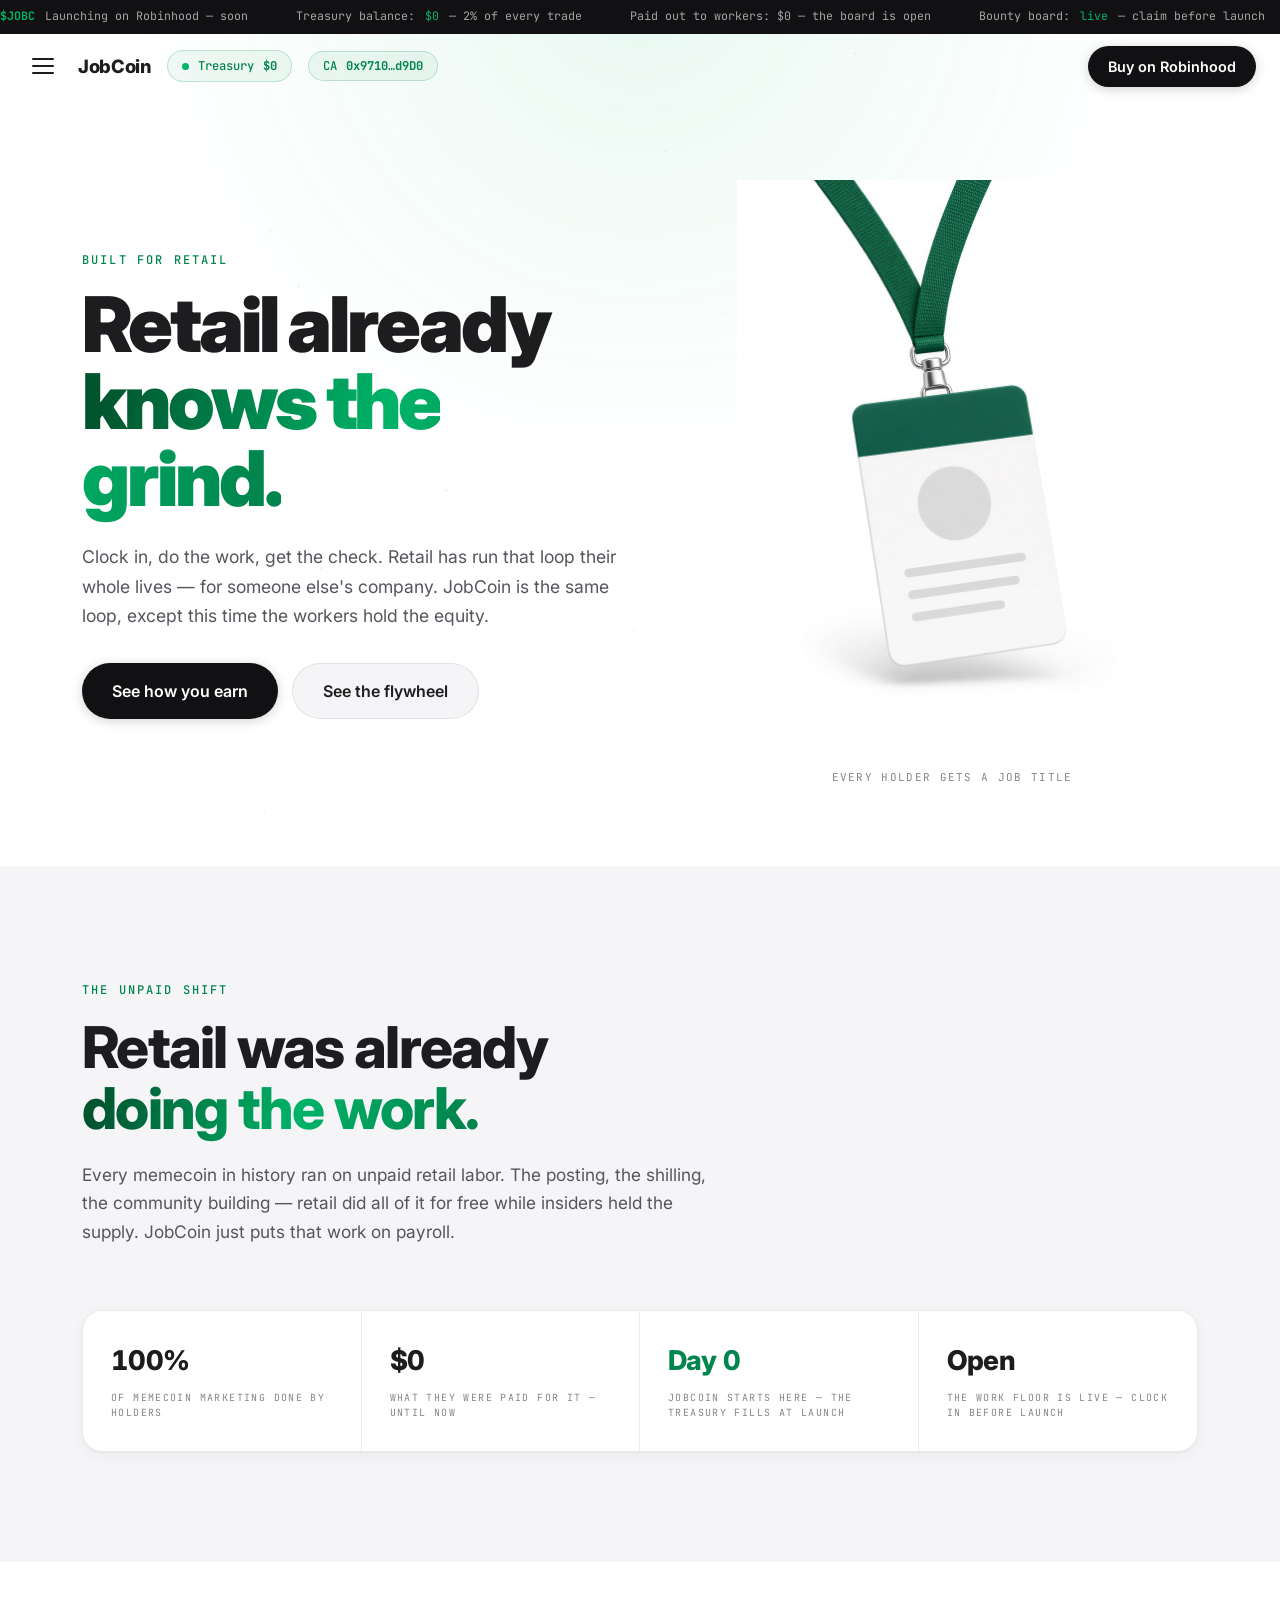
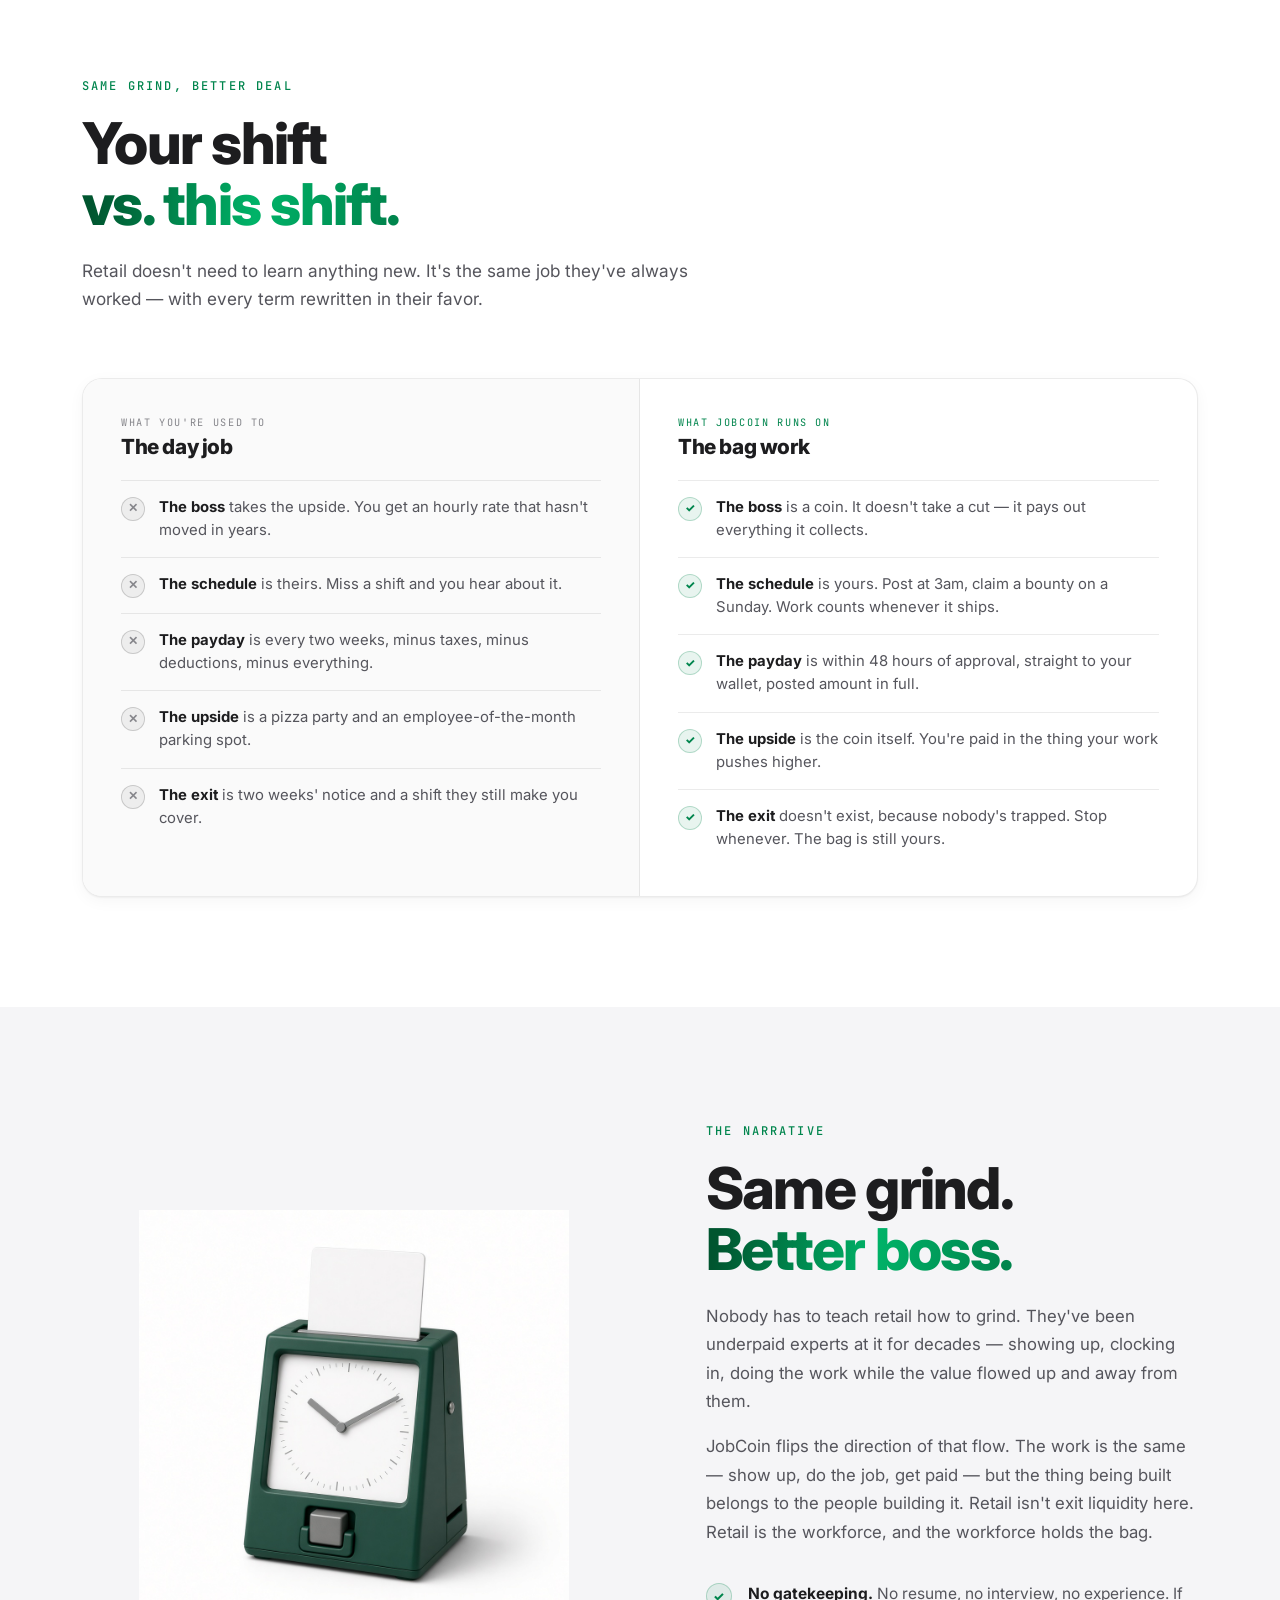
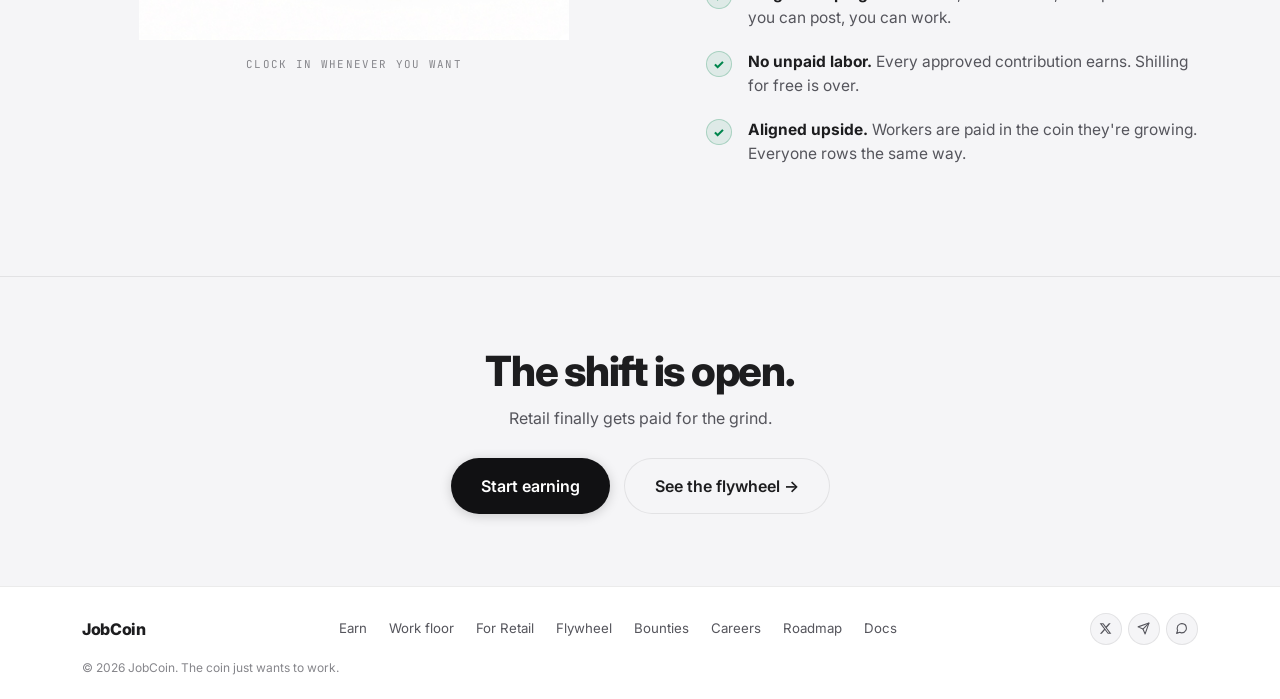
<file: retail.html>
<!DOCTYPE html>
<html lang="en">
<head>
  <meta charset="UTF-8" />
  <meta name="viewport" content="width=device-width, initial-scale=1.0" />
  <title>Built for Retail — JobCoin</title>
  <meta name="description" content="Retail already knows how to work a job. JobCoin is the first coin that pays them back for it." />
  <link rel="preconnect" href="https://fonts.googleapis.com" />
  <link rel="preconnect" href="https://fonts.gstatic.com" crossorigin />
  <link href="https://fonts.googleapis.com/css2?family=Inter:wght@400;500;600;700;800;900&family=JetBrains+Mono:wght@400;500;700&display=swap" rel="stylesheet" />
  <link rel="icon" type="image/png" href="img/favicon.png" />
  <link rel="stylesheet" href="css/style.css" />
</head>
<body>

  <canvas id="bg-canvas"></canvas>

  <header class="topbar" id="nav">
    <div class="ticker-wrap">
      <div class="ticker" id="ticker"></div>
    </div>
    <div class="nav-inner">
      <div class="nav-left">
        <button class="nav-burger" id="nav-burger" aria-label="Menu">
          <span></span><span></span><span></span>
        </button>
        <a href="index.html" class="nav-logo">JobCoin</a>
        <span class="treasury-pill"><span class="pulse-dot"></span>Treasury <strong class="js-treasury">$0</strong></span>
        <button class="treasury-pill ca-pill" type="button" title="Copy contract address" data-ca="0x9710a317E27ddD7E9fA431840ca4D9f7105dd9D0">CA <strong>0x9710…d9D0</strong></button>
      </div>
      <div class="nav-actions">
        <a href="https://www.ponsfamily.com/launchpad/0x9710a317e27ddd7e9fa431840ca4d9f7105dd9d0" target="_blank" rel="noopener" class="btn btn-primary">Buy on Robinhood</a>
      </div>
    </div>
  </header>

  <aside class="sidebar" id="sidebar" aria-label="Menu">
    <div class="sidebar-head">
      <span class="nav-logo">JobCoin</span>
      <button class="sidebar-close" id="sidebar-close" aria-label="Close menu">&times;</button>
    </div>
    <div class="sidebar-label">The Coin</div>
    <nav class="sidebar-links">
      <a href="index.html">Home</a>
      <a href="earn.html">How you earn</a>
      <a href="work.html">Work floor</a>
      <a href="retail.html" class="active">Built for retail</a>
      <a href="flywheel.html">The flywheel</a>
      <a href="bounties.html">Bounties</a>
      <a href="careers.html">Careers</a>
      <a href="roadmap.html">Roadmap</a>
      <a href="docs.html">Docs</a>
    </nav>
    <div class="sidebar-foot">
      <a href="https://www.ponsfamily.com/launchpad/0x9710a317e27ddd7e9fa431840ca4d9f7105dd9d0" target="_blank" rel="noopener" class="btn btn-primary">Buy JobCoin</a>
      <div class="footer-social">
        <a href="https://x.com/jobcoinonrh?s=11" target="_blank" rel="noopener" aria-label="X">
          <svg width="13" height="13" viewBox="0 0 24 24" fill="currentColor"><path d="M18.244 2.25h3.308l-7.227 8.26 8.502 11.24H16.17l-5.214-6.817L4.99 21.75H1.68l7.73-8.835L1.254 2.25H8.08l4.713 6.231zm-1.161 17.52h1.833L7.084 4.126H5.117z"/></svg>
        </a>
        <a href="#" data-mock="social" aria-label="Telegram">
          <svg width="13" height="13" viewBox="0 0 24 24" fill="none" stroke="currentColor" stroke-width="2" stroke-linecap="round" stroke-linejoin="round"><line x1="22" y1="2" x2="11" y2="13"/><polygon points="22 2 15 22 11 13 2 9 22 2"/></svg>
        </a>
        <a href="#" data-mock="social" aria-label="Discord">
          <svg width="13" height="13" viewBox="0 0 24 24" fill="none" stroke="currentColor" stroke-width="2" stroke-linecap="round" stroke-linejoin="round"><path d="M21 11.5a8.38 8.38 0 0 1-.9 3.8 8.5 8.5 0 0 1-7.6 4.7 8.38 8.38 0 0 1-3.8-.9L3 21l1.9-5.7a8.38 8.38 0 0 1-.9-3.8 8.5 8.5 0 0 1 4.7-7.6 8.38 8.38 0 0 1 3.8-.9h.5a8.48 8.48 0 0 1 8 8v.5z"/></svg>
        </a>
      </div>
    </div>
  </aside>
  <div class="sidebar-overlay" id="sidebar-overlay"></div>

  <!-- ============ PAGE HERO ============ -->
  <section class="page-hero">
    <div class="hero-glow"></div>
    <div class="container split-layout">
      <div>
        <span class="eyebrow reveal">Built for Retail</span>
        <h1 class="reveal">Retail already<br /><span class="gradient-text">knows the grind.</span></h1>
        <p class="lead reveal">
          Clock in, do the work, get the check. Retail has run that loop their
          whole lives — for someone else's company. JobCoin is the same loop,
          except this time the workers hold the equity.
        </p>
        <div class="hero-cta reveal" style="justify-content: flex-start; margin-top: 32px;">
          <a href="earn.html" class="btn btn-primary btn-lg">See how you earn</a>
          <a href="flywheel.html" class="btn btn-secondary btn-lg">See the flywheel</a>
        </div>
      </div>
      <figure class="render-img tilt reveal">
        <img src="img/badge-render.jpg" alt="JobCoin employee badge" />
        <figcaption>Every holder gets a job title</figcaption>
      </figure>
    </div>
  </section>

  <!-- ============ THE UNPAID SHIFT ============ -->
  <section class="section section-alt">
    <div class="container">
      <div class="section-head reveal">
        <span class="eyebrow">The Unpaid Shift</span>
        <h2>Retail was already<br /><span class="gradient-text">doing the work.</span></h2>
        <p>Every memecoin in history ran on unpaid retail labor. The posting, the shilling, the community building — retail did all of it for free while insiders held the supply. JobCoin just puts that work on payroll.</p>
      </div>
      <div class="metric-strip reveal">
        <div class="metric"><b>100%</b><span>Of memecoin marketing done by holders</span></div>
        <div class="metric"><b>$0</b><span>What they were paid for it — until now</span></div>
        <div class="metric"><b><em>Day 0</em></b><span>JobCoin starts here — the treasury fills at launch</span></div>
        <div class="metric"><b>Open</b><span>The work floor is live — clock in before launch</span></div>
      </div>
    </div>
  </section>

  <!-- ============ COMPARISON ============ -->
  <section class="section">
    <div class="container">
      <div class="section-head reveal">
        <span class="eyebrow">Same Grind, Better Deal</span>
        <h2>Your shift<br /><span class="gradient-text">vs. this shift.</span></h2>
        <p>Retail doesn't need to learn anything new. It's the same job they've always worked — with every term rewritten in their favor.</p>
      </div>
      <div class="compare reveal">
        <div class="compare-col bad">
          <div class="compare-head">What you're used to</div>
          <h4>The day job</h4>
          <div class="compare-item"><span class="x-mark">✕</span><p><b>The boss</b> takes the upside. You get an hourly rate that hasn't moved in years.</p></div>
          <div class="compare-item"><span class="x-mark">✕</span><p><b>The schedule</b> is theirs. Miss a shift and you hear about it.</p></div>
          <div class="compare-item"><span class="x-mark">✕</span><p><b>The payday</b> is every two weeks, minus taxes, minus deductions, minus everything.</p></div>
          <div class="compare-item"><span class="x-mark">✕</span><p><b>The upside</b> is a pizza party and an employee-of-the-month parking spot.</p></div>
          <div class="compare-item"><span class="x-mark">✕</span><p><b>The exit</b> is two weeks' notice and a shift they still make you cover.</p></div>
        </div>
        <div class="compare-col good">
          <div class="compare-head">What JobCoin runs on</div>
          <h4>The bag work</h4>
          <div class="compare-item"><span class="check-mark">✓</span><p><b>The boss</b> is a coin. It doesn't take a cut — it pays out everything it collects.</p></div>
          <div class="compare-item"><span class="check-mark">✓</span><p><b>The schedule</b> is yours. Post at 3am, claim a bounty on a Sunday. Work counts whenever it ships.</p></div>
          <div class="compare-item"><span class="check-mark">✓</span><p><b>The payday</b> is within 48 hours of approval, straight to your wallet, posted amount in full.</p></div>
          <div class="compare-item"><span class="check-mark">✓</span><p><b>The upside</b> is the coin itself. You're paid in the thing your work pushes higher.</p></div>
          <div class="compare-item"><span class="check-mark">✓</span><p><b>The exit</b> doesn't exist, because nobody's trapped. Stop whenever. The bag is still yours.</p></div>
        </div>
      </div>
    </div>
  </section>

  <!-- ============ SAME GRIND, BETTER BOSS ============ -->
  <section class="section section-alt">
    <div class="container split-layout flip">
      <figure class="render-img tilt reveal">
        <img src="img/punch-clock.jpg" alt="Punch clock — clock in for the coin" />
        <figcaption>Clock in whenever you want</figcaption>
      </figure>
      <div>
        <span class="eyebrow reveal">The Narrative</span>
        <h2 class="reveal">Same grind.<br /><span class="gradient-text">Better boss.</span></h2>
        <p class="split-p reveal">
          Nobody has to teach retail how to grind. They've been underpaid experts
          at it for decades — showing up, clocking in, doing the work while the
          value flowed up and away from them.
        </p>
        <p class="split-p reveal">
          JobCoin flips the direction of that flow. The work is the same — show
          up, do the job, get paid — but the thing being built belongs to the
          people building it. Retail isn't exit liquidity here. Retail is the
          workforce, and the workforce holds the bag.
        </p>
        <div class="check-list">
          <div class="check-item reveal">
            <span class="check-mark">✓</span>
            <p><strong>No gatekeeping.</strong> No resume, no interview, no experience. If you can post, you can work.</p>
          </div>
          <div class="check-item reveal">
            <span class="check-mark">✓</span>
            <p><strong>No unpaid labor.</strong> Every approved contribution earns. Shilling for free is over.</p>
          </div>
          <div class="check-item reveal">
            <span class="check-mark">✓</span>
            <p><strong>Aligned upside.</strong> Workers are paid in the coin they're growing. Everyone rows the same way.</p>
          </div>
        </div>
      </div>
    </div>
  </section>

  <!-- ============ CTA ============ -->
  <section class="cta-band">
    <div class="container reveal">
      <h2>The shift is open.</h2>
      <p>Retail finally gets paid for the grind.</p>
      <div class="hero-cta">
        <a href="work.html" class="btn btn-primary btn-lg">Start earning</a>
        <a href="flywheel.html" class="btn btn-secondary btn-lg">See the flywheel →</a>
      </div>
    </div>
  </section>

  <footer class="footer">
    <div class="container footer-row">
      <a href="index.html" class="footer-logo">JobCoin</a>
      <nav class="footer-links">
        <a href="earn.html">Earn</a>
        <a href="work.html">Work floor</a>
        <a href="retail.html">For Retail</a>
        <a href="flywheel.html">Flywheel</a>
        <a href="bounties.html">Bounties</a>
        <a href="careers.html">Careers</a>
        <a href="roadmap.html">Roadmap</a>
        <a href="docs.html">Docs</a>
      </nav>
      <div class="footer-social">
        <a href="https://x.com/jobcoinonrh?s=11" target="_blank" rel="noopener" aria-label="X">
          <svg width="13" height="13" viewBox="0 0 24 24" fill="currentColor"><path d="M18.244 2.25h3.308l-7.227 8.26 8.502 11.24H16.17l-5.214-6.817L4.99 21.75H1.68l7.73-8.835L1.254 2.25H8.08l4.713 6.231zm-1.161 17.52h1.833L7.084 4.126H5.117z"/></svg>
        </a>
        <a href="#" data-mock="social" aria-label="Telegram">
          <svg width="13" height="13" viewBox="0 0 24 24" fill="none" stroke="currentColor" stroke-width="2" stroke-linecap="round" stroke-linejoin="round"><line x1="22" y1="2" x2="11" y2="13"/><polygon points="22 2 15 22 11 13 2 9 22 2"/></svg>
        </a>
        <a href="#" data-mock="social" aria-label="Discord">
          <svg width="13" height="13" viewBox="0 0 24 24" fill="none" stroke="currentColor" stroke-width="2" stroke-linecap="round" stroke-linejoin="round"><path d="M21 11.5a8.38 8.38 0 0 1-.9 3.8 8.5 8.5 0 0 1-7.6 4.7 8.38 8.38 0 0 1-3.8-.9L3 21l1.9-5.7a8.38 8.38 0 0 1-.9-3.8 8.5 8.5 0 0 1 4.7-7.6 8.38 8.38 0 0 1 3.8-.9h.5a8.48 8.48 0 0 1 8 8v.5z"/></svg>
        </a>
      </div>
    </div>
    <div class="container footer-note">© 2026 JobCoin. The coin just wants to work.</div>
  </footer>

  <div class="toast" id="toast">
    <span class="toast-dot"></span>
    <span class="toast-text" id="toast-text">Coming soon</span>
  </div>

  <script src="js/main.js" defer></script>
</body>
</html>
</file>
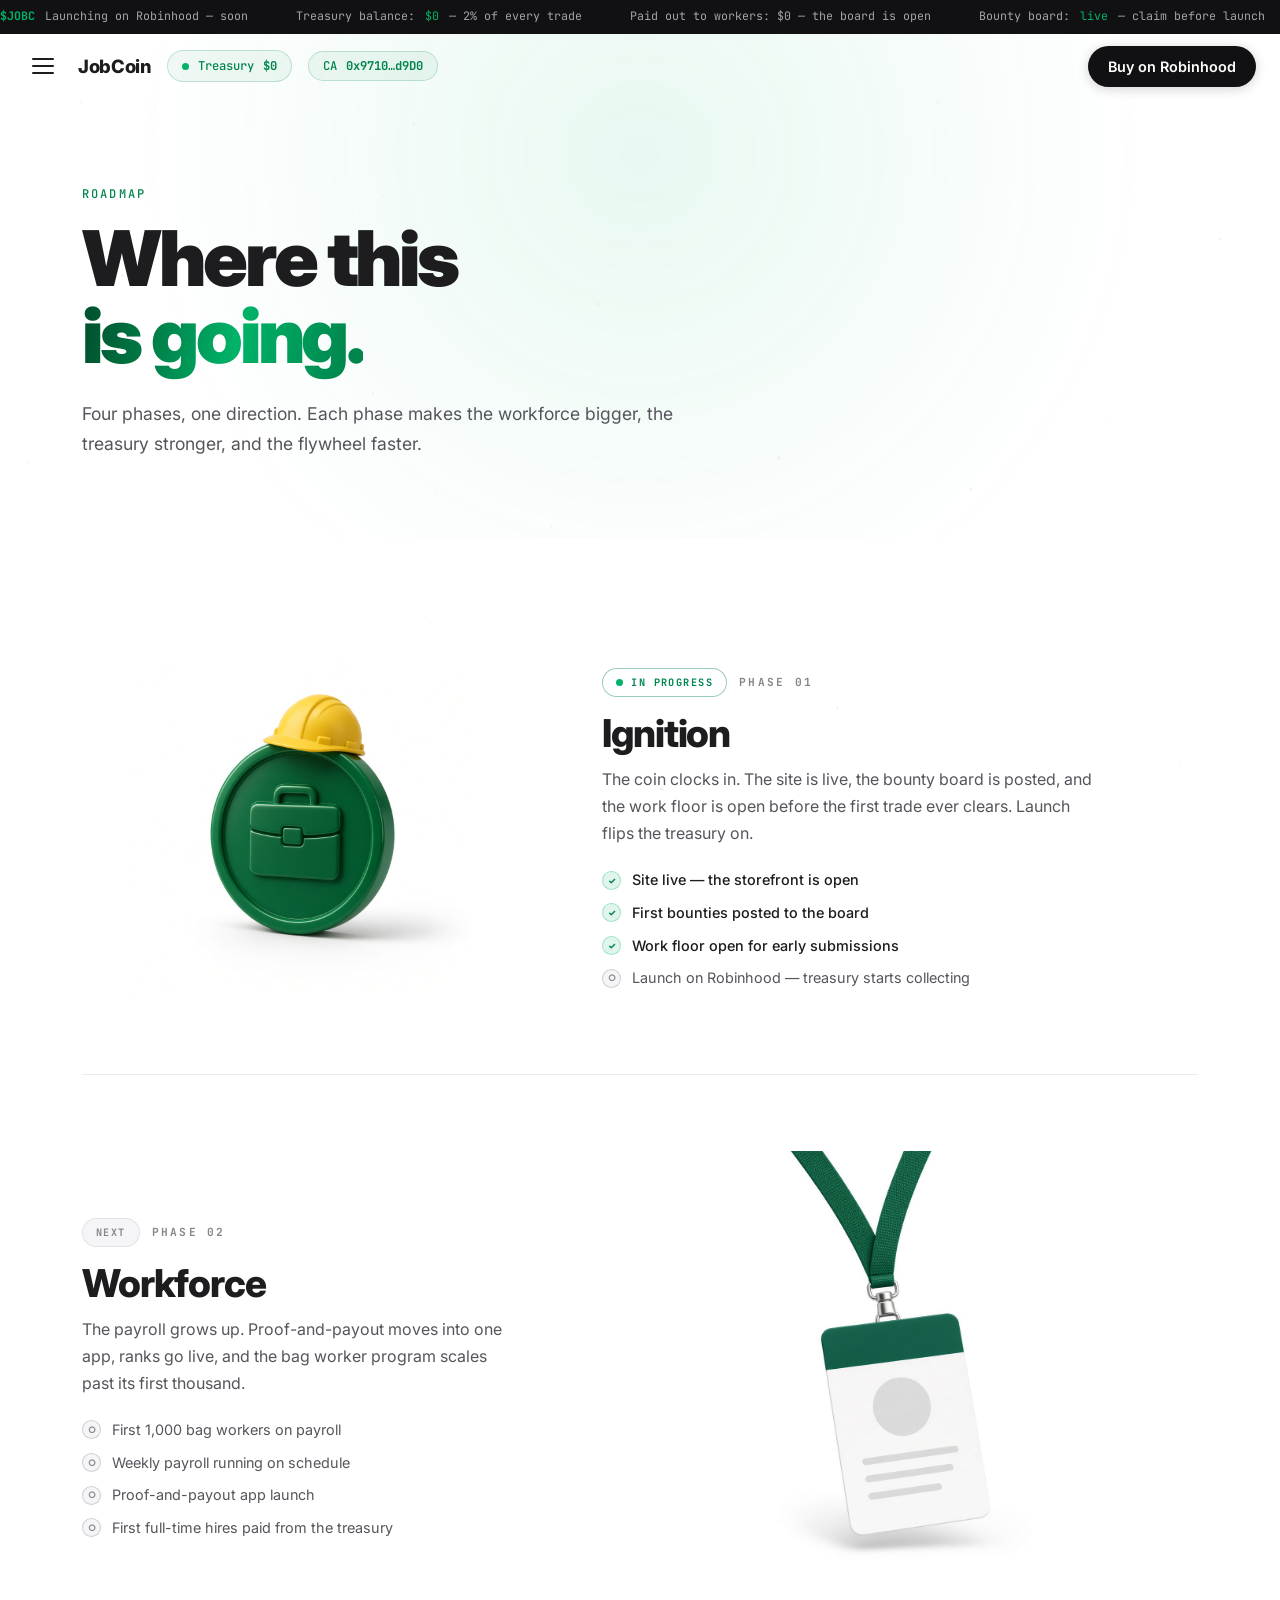
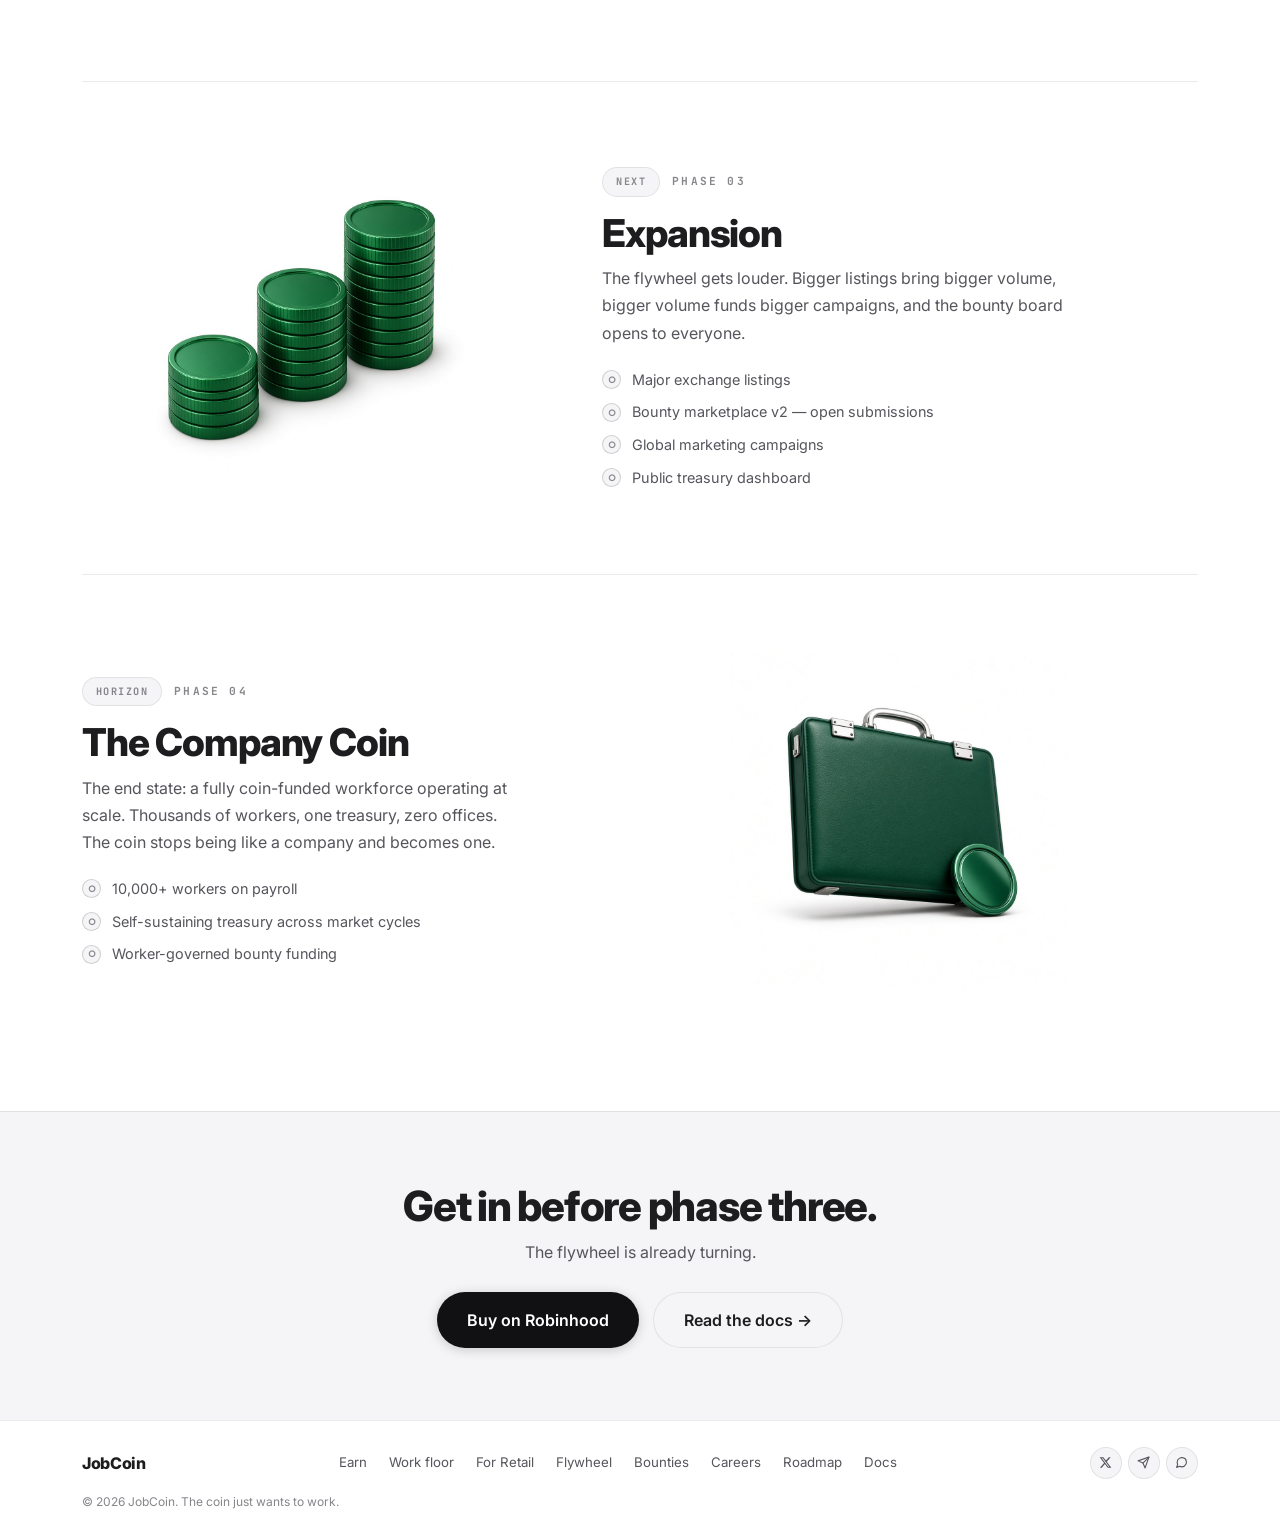
<file: roadmap.html>
<!DOCTYPE html>
<html lang="en">
<head>
  <meta charset="UTF-8" />
  <meta name="viewport" content="width=device-width, initial-scale=1.0" />
  <title>Roadmap — JobCoin</title>
  <meta name="description" content="Four phases, one direction. Each phase makes the workforce bigger, the treasury stronger, and the flywheel faster." />
  <link rel="preconnect" href="https://fonts.googleapis.com" />
  <link rel="preconnect" href="https://fonts.gstatic.com" crossorigin />
  <link href="https://fonts.googleapis.com/css2?family=Inter:wght@400;500;600;700;800;900&family=JetBrains+Mono:wght@400;500;700&display=swap" rel="stylesheet" />
  <link rel="icon" type="image/png" href="img/favicon.png" />
  <link rel="stylesheet" href="css/style.css" />
</head>
<body>

  <canvas id="bg-canvas"></canvas>

  <header class="topbar" id="nav">
    <div class="ticker-wrap">
      <div class="ticker" id="ticker"></div>
    </div>
    <div class="nav-inner">
      <div class="nav-left">
        <button class="nav-burger" id="nav-burger" aria-label="Menu">
          <span></span><span></span><span></span>
        </button>
        <a href="index.html" class="nav-logo">JobCoin</a>
        <span class="treasury-pill"><span class="pulse-dot"></span>Treasury <strong class="js-treasury">$0</strong></span>
        <button class="treasury-pill ca-pill" type="button" title="Copy contract address" data-ca="0x9710a317E27ddD7E9fA431840ca4D9f7105dd9D0">CA <strong>0x9710…d9D0</strong></button>
      </div>
      <div class="nav-actions">
        <a href="https://www.ponsfamily.com/launchpad/0x9710a317e27ddd7e9fa431840ca4d9f7105dd9d0" target="_blank" rel="noopener" class="btn btn-primary">Buy on Robinhood</a>
      </div>
    </div>
  </header>

  <aside class="sidebar" id="sidebar" aria-label="Menu">
    <div class="sidebar-head">
      <span class="nav-logo">JobCoin</span>
      <button class="sidebar-close" id="sidebar-close" aria-label="Close menu">&times;</button>
    </div>
    <div class="sidebar-label">The Coin</div>
    <nav class="sidebar-links">
      <a href="index.html">Home</a>
      <a href="earn.html">How you earn</a>
      <a href="work.html">Work floor</a>
      <a href="retail.html">Built for retail</a>
      <a href="flywheel.html">The flywheel</a>
      <a href="bounties.html">Bounties</a>
      <a href="careers.html">Careers</a>
      <a href="roadmap.html" class="active">Roadmap</a>
      <a href="docs.html">Docs</a>
    </nav>
    <div class="sidebar-foot">
      <a href="https://www.ponsfamily.com/launchpad/0x9710a317e27ddd7e9fa431840ca4d9f7105dd9d0" target="_blank" rel="noopener" class="btn btn-primary">Buy JobCoin</a>
      <div class="footer-social">
        <a href="https://x.com/jobcoinonrh?s=11" target="_blank" rel="noopener" aria-label="X">
          <svg width="13" height="13" viewBox="0 0 24 24" fill="currentColor"><path d="M18.244 2.25h3.308l-7.227 8.26 8.502 11.24H16.17l-5.214-6.817L4.99 21.75H1.68l7.73-8.835L1.254 2.25H8.08l4.713 6.231zm-1.161 17.52h1.833L7.084 4.126H5.117z"/></svg>
        </a>
        <a href="#" data-mock="social" aria-label="Telegram">
          <svg width="13" height="13" viewBox="0 0 24 24" fill="none" stroke="currentColor" stroke-width="2" stroke-linecap="round" stroke-linejoin="round"><line x1="22" y1="2" x2="11" y2="13"/><polygon points="22 2 15 22 11 13 2 9 22 2"/></svg>
        </a>
        <a href="#" data-mock="social" aria-label="Discord">
          <svg width="13" height="13" viewBox="0 0 24 24" fill="none" stroke="currentColor" stroke-width="2" stroke-linecap="round" stroke-linejoin="round"><path d="M21 11.5a8.38 8.38 0 0 1-.9 3.8 8.5 8.5 0 0 1-7.6 4.7 8.38 8.38 0 0 1-3.8-.9L3 21l1.9-5.7a8.38 8.38 0 0 1-.9-3.8 8.5 8.5 0 0 1 4.7-7.6 8.38 8.38 0 0 1 3.8-.9h.5a8.48 8.48 0 0 1 8 8v.5z"/></svg>
        </a>
      </div>
    </div>
  </aside>
  <div class="sidebar-overlay" id="sidebar-overlay"></div>

  <!-- ============ PAGE HERO ============ -->
  <section class="page-hero">
    <div class="hero-glow"></div>
    <div class="container">
      <span class="eyebrow reveal">Roadmap</span>
      <h1 class="reveal">Where this<br /><span class="gradient-text">is going.</span></h1>
      <p class="lead reveal">
        Four phases, one direction. Each phase makes the workforce bigger,
        the treasury stronger, and the flywheel faster.
      </p>
    </div>
  </section>

  <!-- ============ PHASES ============ -->
  <section class="section">
    <div class="container">

      <!-- Phase 1 -->
      <div class="phase">
        <figure class="phase-visual tilt reveal">
          <img src="img/coin-hardhat.jpg" alt="The coin clocks in" />
        </figure>
        <div class="reveal">
          <span class="phase-status active"><span class="pulse-dot"></span>In progress</span><span class="phase-num">Phase 01</span>
          <h3>Ignition</h3>
          <p>The coin clocks in. The site is live, the bounty board is posted, and the work floor is open before the first trade ever clears. Launch flips the treasury on.</p>
          <div class="milestones">
            <div class="ms done"><i>✓</i>Site live — the storefront is open</div>
            <div class="ms done"><i>✓</i>First bounties posted to the board</div>
            <div class="ms done"><i>✓</i>Work floor open for early submissions</div>
            <div class="ms todo"><i>○</i>Launch on Robinhood — treasury starts collecting</div>
          </div>
        </div>
      </div>

      <!-- Phase 2 -->
      <div class="phase flip">
        <figure class="phase-visual tilt reveal">
          <img src="img/badge-render.jpg" alt="The workforce gets badges" />
        </figure>
        <div class="reveal">
          <span class="phase-status next">Next</span><span class="phase-num">Phase 02</span>
          <h3>Workforce</h3>
          <p>The payroll grows up. Proof-and-payout moves into one app, ranks go live, and the bag worker program scales past its first thousand.</p>
          <div class="milestones">
            <div class="ms todo"><i>○</i>First 1,000 bag workers on payroll</div>
            <div class="ms todo"><i>○</i>Weekly payroll running on schedule</div>
            <div class="ms todo"><i>○</i>Proof-and-payout app launch</div>
            <div class="ms todo"><i>○</i>First full-time hires paid from the treasury</div>
          </div>
        </div>
      </div>

      <!-- Phase 3 -->
      <div class="phase">
        <figure class="phase-visual tilt reveal">
          <img src="img/coin-stacks.jpg" alt="The treasury compounds" />
        </figure>
        <div class="reveal">
          <span class="phase-status next">Next</span><span class="phase-num">Phase 03</span>
          <h3>Expansion</h3>
          <p>The flywheel gets louder. Bigger listings bring bigger volume, bigger volume funds bigger campaigns, and the bounty board opens to everyone.</p>
          <div class="milestones">
            <div class="ms todo"><i>○</i>Major exchange listings</div>
            <div class="ms todo"><i>○</i>Bounty marketplace v2 — open submissions</div>
            <div class="ms todo"><i>○</i>Global marketing campaigns</div>
            <div class="ms todo"><i>○</i>Public treasury dashboard</div>
          </div>
        </div>
      </div>

      <!-- Phase 4 -->
      <div class="phase flip">
        <figure class="phase-visual tilt reveal">
          <img src="img/briefcase.jpg" alt="The company coin" />
        </figure>
        <div class="reveal">
          <span class="phase-status next">Horizon</span><span class="phase-num">Phase 04</span>
          <h3>The Company Coin</h3>
          <p>The end state: a fully coin-funded workforce operating at scale. Thousands of workers, one treasury, zero offices. The coin stops being like a company and becomes one.</p>
          <div class="milestones">
            <div class="ms todo"><i>○</i>10,000+ workers on payroll</div>
            <div class="ms todo"><i>○</i>Self-sustaining treasury across market cycles</div>
            <div class="ms todo"><i>○</i>Worker-governed bounty funding</div>
          </div>
        </div>
      </div>

    </div>
  </section>

  <!-- ============ CTA ============ -->
  <section class="cta-band">
    <div class="container reveal">
      <h2>Get in before phase three.</h2>
      <p>The flywheel is already turning.</p>
      <div class="hero-cta">
        <a href="https://www.ponsfamily.com/launchpad/0x9710a317e27ddd7e9fa431840ca4d9f7105dd9d0" target="_blank" rel="noopener" class="btn btn-primary btn-lg">Buy on Robinhood</a>
        <a href="docs.html" class="btn btn-secondary btn-lg">Read the docs →</a>
      </div>
    </div>
  </section>

  <footer class="footer">
    <div class="container footer-row">
      <a href="index.html" class="footer-logo">JobCoin</a>
      <nav class="footer-links">
        <a href="earn.html">Earn</a>
        <a href="work.html">Work floor</a>
        <a href="retail.html">For Retail</a>
        <a href="flywheel.html">Flywheel</a>
        <a href="bounties.html">Bounties</a>
        <a href="careers.html">Careers</a>
        <a href="roadmap.html">Roadmap</a>
        <a href="docs.html">Docs</a>
      </nav>
      <div class="footer-social">
        <a href="https://x.com/jobcoinonrh?s=11" target="_blank" rel="noopener" aria-label="X">
          <svg width="13" height="13" viewBox="0 0 24 24" fill="currentColor"><path d="M18.244 2.25h3.308l-7.227 8.26 8.502 11.24H16.17l-5.214-6.817L4.99 21.75H1.68l7.73-8.835L1.254 2.25H8.08l4.713 6.231zm-1.161 17.52h1.833L7.084 4.126H5.117z"/></svg>
        </a>
        <a href="#" data-mock="social" aria-label="Telegram">
          <svg width="13" height="13" viewBox="0 0 24 24" fill="none" stroke="currentColor" stroke-width="2" stroke-linecap="round" stroke-linejoin="round"><line x1="22" y1="2" x2="11" y2="13"/><polygon points="22 2 15 22 11 13 2 9 22 2"/></svg>
        </a>
        <a href="#" data-mock="social" aria-label="Discord">
          <svg width="13" height="13" viewBox="0 0 24 24" fill="none" stroke="currentColor" stroke-width="2" stroke-linecap="round" stroke-linejoin="round"><path d="M21 11.5a8.38 8.38 0 0 1-.9 3.8 8.5 8.5 0 0 1-7.6 4.7 8.38 8.38 0 0 1-3.8-.9L3 21l1.9-5.7a8.38 8.38 0 0 1-.9-3.8 8.5 8.5 0 0 1 4.7-7.6 8.38 8.38 0 0 1 3.8-.9h.5a8.48 8.48 0 0 1 8 8v.5z"/></svg>
        </a>
      </div>
    </div>
    <div class="container footer-note">© 2026 JobCoin. The coin just wants to work.</div>
  </footer>

  <div class="toast" id="toast">
    <span class="toast-dot"></span>
    <span class="toast-text" id="toast-text">Coming soon</span>
  </div>

  <script src="js/main.js" defer></script>
</body>
</html>
</file>
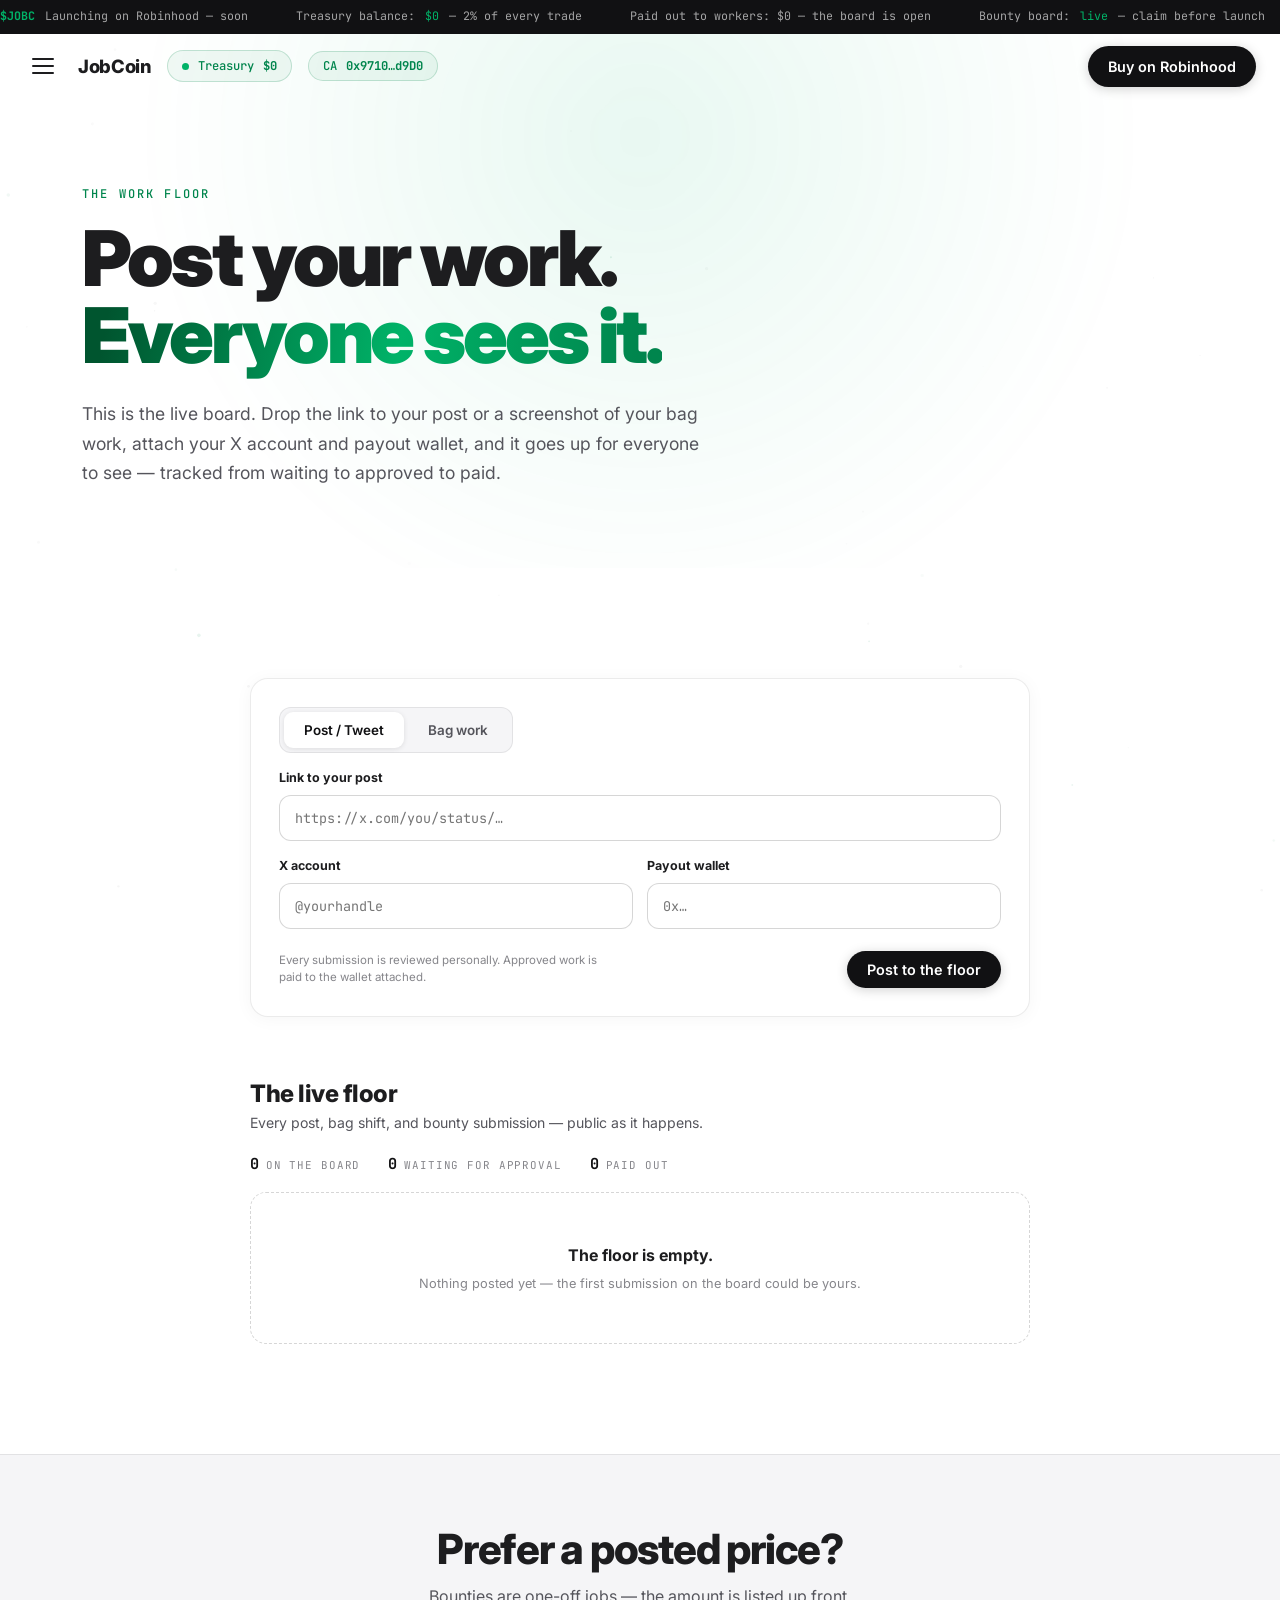
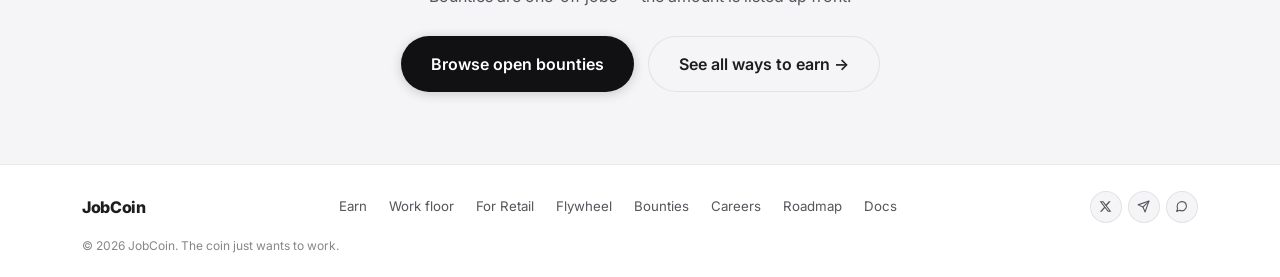
<file: work.html>
<!DOCTYPE html>
<html lang="en">
<head>
  <meta charset="UTF-8" />
  <meta name="viewport" content="width=device-width, initial-scale=1.0" />
  <title>The Work Floor — JobCoin</title>
  <meta name="description" content="The live board. Post your work, attach your wallet, and track it from waiting to paid." />
  <link rel="preconnect" href="https://fonts.googleapis.com" />
  <link rel="preconnect" href="https://fonts.gstatic.com" crossorigin />
  <link href="https://fonts.googleapis.com/css2?family=Inter:wght@400;500;600;700;800;900&family=JetBrains+Mono:wght@400;500;700&display=swap" rel="stylesheet" />
  <link rel="icon" type="image/png" href="img/favicon.png" />
  <link rel="stylesheet" href="css/style.css" />
</head>
<body>

  <canvas id="bg-canvas"></canvas>

  <header class="topbar" id="nav">
    <div class="ticker-wrap">
      <div class="ticker" id="ticker"></div>
    </div>
    <div class="nav-inner">
      <div class="nav-left">
        <button class="nav-burger" id="nav-burger" aria-label="Menu">
          <span></span><span></span><span></span>
        </button>
        <a href="index.html" class="nav-logo">JobCoin</a>
        <span class="treasury-pill"><span class="pulse-dot"></span>Treasury <strong class="js-treasury">$0</strong></span>
        <button class="treasury-pill ca-pill" type="button" title="Copy contract address" data-ca="0x9710a317E27ddD7E9fA431840ca4D9f7105dd9D0">CA <strong>0x9710…d9D0</strong></button>
      </div>
      <div class="nav-actions">
        <a href="https://www.ponsfamily.com/launchpad/0x9710a317e27ddd7e9fa431840ca4d9f7105dd9d0" target="_blank" rel="noopener" class="btn btn-primary">Buy on Robinhood</a>
      </div>
    </div>
  </header>

  <aside class="sidebar" id="sidebar" aria-label="Menu">
    <div class="sidebar-head">
      <span class="nav-logo">JobCoin</span>
      <button class="sidebar-close" id="sidebar-close" aria-label="Close menu">&times;</button>
    </div>
    <div class="sidebar-label">The Coin</div>
    <nav class="sidebar-links">
      <a href="index.html">Home</a>
      <a href="earn.html">How you earn</a>
      <a href="work.html" class="active">Work floor</a>
      <a href="retail.html">Built for retail</a>
      <a href="flywheel.html">The flywheel</a>
      <a href="bounties.html">Bounties</a>
      <a href="careers.html">Careers</a>
      <a href="roadmap.html">Roadmap</a>
      <a href="docs.html">Docs</a>
    </nav>
    <div class="sidebar-foot">
      <a href="https://www.ponsfamily.com/launchpad/0x9710a317e27ddd7e9fa431840ca4d9f7105dd9d0" target="_blank" rel="noopener" class="btn btn-primary">Buy JobCoin</a>
      <div class="footer-social">
        <a href="https://x.com/jobcoinonrh?s=11" target="_blank" rel="noopener" aria-label="X">
          <svg width="13" height="13" viewBox="0 0 24 24" fill="currentColor"><path d="M18.244 2.25h3.308l-7.227 8.26 8.502 11.24H16.17l-5.214-6.817L4.99 21.75H1.68l7.73-8.835L1.254 2.25H8.08l4.713 6.231zm-1.161 17.52h1.833L7.084 4.126H5.117z"/></svg>
        </a>
        <a href="#" data-mock="social" aria-label="Telegram">
          <svg width="13" height="13" viewBox="0 0 24 24" fill="none" stroke="currentColor" stroke-width="2" stroke-linecap="round" stroke-linejoin="round"><line x1="22" y1="2" x2="11" y2="13"/><polygon points="22 2 15 22 11 13 2 9 22 2"/></svg>
        </a>
        <a href="#" data-mock="social" aria-label="Discord">
          <svg width="13" height="13" viewBox="0 0 24 24" fill="none" stroke="currentColor" stroke-width="2" stroke-linecap="round" stroke-linejoin="round"><path d="M21 11.5a8.38 8.38 0 0 1-.9 3.8 8.5 8.5 0 0 1-7.6 4.7 8.38 8.38 0 0 1-3.8-.9L3 21l1.9-5.7a8.38 8.38 0 0 1-.9-3.8 8.5 8.5 0 0 1 4.7-7.6 8.38 8.38 0 0 1 3.8-.9h.5a8.48 8.48 0 0 1 8 8v.5z"/></svg>
        </a>
      </div>
    </div>
  </aside>
  <div class="sidebar-overlay" id="sidebar-overlay"></div>

  <!-- ============ PAGE HERO ============ -->
  <section class="page-hero">
    <div class="hero-glow"></div>
    <div class="container">
      <span class="eyebrow reveal">The Work Floor</span>
      <h1 class="reveal">Post your work.<br /><span class="gradient-text">Everyone sees it.</span></h1>
      <p class="lead reveal">
        This is the live board. Drop the link to your post or a screenshot of
        your bag work, attach your X account and payout wallet, and it goes up
        for everyone to see — tracked from waiting to approved to paid.
      </p>
    </div>
  </section>

  <!-- ============ THE BOARD ============ -->
  <section class="section">
    <div class="container">
      <div class="board">

        <!-- composer -->
        <div class="composer reveal">
          <div class="seg" role="tablist">
            <button class="on" data-kind="post" type="button">Post / Tweet</button>
            <button data-kind="bag" type="button">Bag work</button>
          </div>

          <div class="field" id="floor-link-field">
            <label for="floor-link">Link to your post</label>
            <input type="text" id="floor-link" placeholder="https://x.com/you/status/…" autocomplete="off" spellcheck="false" />
          </div>

          <div class="field" id="floor-file-field" style="display: none;">
            <label>Screenshot of your bag work</label>
            <label class="upload-box" id="floor-upload">
              <input type="file" id="floor-file" accept="image/*" />
              <span class="upload-title">Attach screenshot</span>
              <span class="upload-sub">JPG or PNG — tap to attach</span>
            </label>
          </div>

          <div class="composer-row">
            <div class="field">
              <label for="floor-x">X account</label>
              <input type="text" id="floor-x" placeholder="@yourhandle" autocomplete="off" spellcheck="false" />
            </div>
            <div class="field">
              <label for="floor-wallet">Payout wallet</label>
              <input type="text" id="floor-wallet" placeholder="0x…" autocomplete="off" spellcheck="false" />
            </div>
          </div>

          <div class="composer-actions">
            <span class="composer-note">Every submission is reviewed personally. Approved work is paid to the wallet attached.</span>
            <button class="btn btn-primary" id="floor-submit" disabled>Post to the floor</button>
          </div>
        </div>

        <!-- the live floor -->
        <div class="floor-head reveal" id="floor">
          <h3>The live floor</h3>
          <p>Every post, bag shift, and bounty submission — public as it happens.</p>
        </div>
        <div class="floor-stats reveal">
          <span><b id="floor-count">0</b>On the board</span>
          <span><b id="floor-waiting">0</b>Waiting for approval</span>
          <span><b id="floor-paid">0</b>Paid out</span>
        </div>

        <!-- feed -->
        <div class="feed" id="floor-feed"></div>

      </div>
    </div>
  </section>

  <!-- ============ CTA ============ -->
  <section class="cta-band">
    <div class="container reveal">
      <h2>Prefer a posted price?</h2>
      <p>Bounties are one-off jobs — the amount is listed up front.</p>
      <div class="hero-cta">
        <a href="bounties.html" class="btn btn-primary btn-lg">Browse open bounties</a>
        <a href="earn.html" class="btn btn-secondary btn-lg">See all ways to earn →</a>
      </div>
    </div>
  </section>

  <footer class="footer">
    <div class="container footer-row">
      <a href="index.html" class="footer-logo">JobCoin</a>
      <nav class="footer-links">
        <a href="earn.html">Earn</a>
        <a href="work.html">Work floor</a>
        <a href="retail.html">For Retail</a>
        <a href="flywheel.html">Flywheel</a>
        <a href="bounties.html">Bounties</a>
        <a href="careers.html">Careers</a>
        <a href="roadmap.html">Roadmap</a>
        <a href="docs.html">Docs</a>
      </nav>
      <div class="footer-social">
        <a href="https://x.com/jobcoinonrh?s=11" target="_blank" rel="noopener" aria-label="X">
          <svg width="13" height="13" viewBox="0 0 24 24" fill="currentColor"><path d="M18.244 2.25h3.308l-7.227 8.26 8.502 11.24H16.17l-5.214-6.817L4.99 21.75H1.68l7.73-8.835L1.254 2.25H8.08l4.713 6.231zm-1.161 17.52h1.833L7.084 4.126H5.117z"/></svg>
        </a>
        <a href="#" data-mock="social" aria-label="Telegram">
          <svg width="13" height="13" viewBox="0 0 24 24" fill="none" stroke="currentColor" stroke-width="2" stroke-linecap="round" stroke-linejoin="round"><line x1="22" y1="2" x2="11" y2="13"/><polygon points="22 2 15 22 11 13 2 9 22 2"/></svg>
        </a>
        <a href="#" data-mock="social" aria-label="Discord">
          <svg width="13" height="13" viewBox="0 0 24 24" fill="none" stroke="currentColor" stroke-width="2" stroke-linecap="round" stroke-linejoin="round"><path d="M21 11.5a8.38 8.38 0 0 1-.9 3.8 8.5 8.5 0 0 1-7.6 4.7 8.38 8.38 0 0 1-3.8-.9L3 21l1.9-5.7a8.38 8.38 0 0 1-.9-3.8 8.5 8.5 0 0 1 4.7-7.6 8.38 8.38 0 0 1 3.8-.9h.5a8.48 8.48 0 0 1 8 8v.5z"/></svg>
        </a>
      </div>
    </div>
    <div class="container footer-note">© 2026 JobCoin. The coin just wants to work.</div>
  </footer>

  <div class="toast" id="toast">
    <span class="toast-dot"></span>
    <span class="toast-text" id="toast-text">Coming soon</span>
  </div>

  <script src="js/main.js" defer></script>
</body>
</html>
</file>
<file: css/style.css>
/* ============================================================
   JobCoin — style.css
   Clean, light, professional. White background, Robinhood-green
   accents, wojak meme imagery, multi-page layout.
   ============================================================ */

:root {
  --bg: #ffffff;
  --bg-alt: #f5f5f7;
  --border: rgba(0, 0, 0, 0.08);
  --border-strong: rgba(0, 0, 0, 0.16);
  --text: #1d1d1f;
  --text-dim: #55555c;
  --text-faint: #86868b;
  --green: #00854d;
  --green-bright: #00b368;
  --green-deep: #00552f;
  --ink: #111113;
  --radius: 20px;
  --shadow-sm: 0 1px 2px rgba(0, 0, 0, 0.05), 0 4px 16px rgba(0, 0, 0, 0.04);
  --shadow-lift: 0 18px 50px rgba(0, 0, 0, 0.14);
  --font: "Inter", -apple-system, BlinkMacSystemFont, "Segoe UI", sans-serif;
  --mono: "JetBrains Mono", monospace;
  --ease: cubic-bezier(0.22, 1, 0.36, 1);
}

* { margin: 0; padding: 0; box-sizing: border-box; }

html { scroll-behavior: smooth; }

body {
  font-family: var(--font);
  background: var(--bg);
  color: var(--text);
  -webkit-font-smoothing: antialiased;
  overflow-x: hidden;
  line-height: 1.5;
}

::selection { background: rgba(0, 179, 104, 0.2); }

.container {
  max-width: 1180px;
  margin: 0 auto;
  padding: 0 32px;
}

/* ---------- ambient background canvas ---------- */
#bg-canvas {
  position: fixed;
  inset: 0;
  z-index: 0;
  pointer-events: none;
  opacity: 0.5;
}

.hero, .page-hero, .stats, .section, .final-cta, .cta-band,
.footer, .toast {
  position: relative;
  z-index: 1;
}

/* ---------- typography ---------- */
h1, h2, h3, h4 { font-weight: 800; letter-spacing: -0.03em; line-height: 1.06; }

h2 { font-size: clamp(2.2rem, 4.5vw, 3.6rem); }
h3 { font-size: 1.35rem; letter-spacing: -0.02em; }
h4 { font-size: 1.1rem; letter-spacing: -0.01em; }

.gradient-text {
  background: linear-gradient(100deg, var(--green-deep) 5%, var(--green-bright) 55%, var(--green) 95%);
  -webkit-background-clip: text;
  background-clip: text;
  -webkit-text-fill-color: transparent;
}

.eyebrow {
  display: inline-block;
  font-family: var(--mono);
  font-size: 0.75rem;
  font-weight: 500;
  letter-spacing: 0.18em;
  text-transform: uppercase;
  color: var(--green);
  margin-bottom: 18px;
}

.lead {
  color: var(--text-dim);
  font-size: 1.1rem;
  line-height: 1.7;
}

/* ---------- buttons ---------- */
.btn {
  display: inline-flex;
  align-items: center;
  gap: 8px;
  padding: 10px 20px;
  border-radius: 999px;
  font-family: var(--font);
  font-size: 0.9rem;
  font-weight: 600;
  text-decoration: none;
  cursor: pointer;
  border: none;
  transition: transform 0.35s var(--ease), box-shadow 0.35s var(--ease),
    background 0.25s ease, border-color 0.25s ease, color 0.25s ease;
  white-space: nowrap;
}

.btn:active { transform: scale(0.97); }

.btn-primary {
  background: var(--ink);
  color: #ffffff;
  box-shadow: 0 2px 12px rgba(0, 0, 0, 0.18);
}
.btn-primary:hover {
  transform: translateY(-2px);
  background: #26262b;
  box-shadow: 0 8px 28px rgba(0, 0, 0, 0.22);
}

.btn-secondary {
  background: var(--bg-alt);
  color: var(--text);
  border: 1px solid var(--border);
}
.btn-secondary:hover {
  background: #ececef;
  border-color: var(--border-strong);
  transform: translateY(-2px);
}
.btn-secondary:disabled { opacity: 0.45; cursor: default; transform: none; }

.btn-ghost { background: transparent; color: var(--text-dim); }
.btn-ghost:hover { color: var(--text); }

.btn-lg { padding: 15px 30px; font-size: 1rem; }
.btn-icon { padding: 10px 12px; }
.btn-icon.btn-lg { padding: 15px 17px; }
.btn-sm { padding: 8px 16px; font-size: 0.82rem; }

/* ---------- top bar (ticker strip + nav) ---------- */
.topbar {
  position: fixed;
  top: 0; left: 0; right: 0;
  z-index: 100;
  background: transparent;
  border-bottom: 1px solid transparent;
  transition: background 0.35s ease, border-color 0.35s ease;
}
.topbar.scrolled {
  background: #ffffff;
  border-bottom-color: var(--border);
}

.nav-inner {
  max-width: 1280px;
  margin: 0 auto;
  padding: 12px 24px;
  display: flex;
  align-items: center;
  justify-content: space-between;
  gap: 24px;
}

.nav-left {
  display: flex;
  align-items: center;
  gap: 16px;
}

.nav-logo {
  text-decoration: none;
  color: var(--text);
  font-weight: 800;
  font-size: 1.15rem;
  letter-spacing: -0.02em;
}

.treasury-pill {
  display: inline-flex;
  align-items: center;
  gap: 9px;
  padding: 6px 14px;
  border-radius: 999px;
  background: rgba(0, 133, 77, 0.06);
  border: 1px solid rgba(0, 133, 77, 0.2);
  color: var(--green);
  font-family: var(--mono);
  font-size: 0.76rem;
  font-weight: 500;
}
.treasury-pill strong { font-weight: 700; }

.ca-pill {
  cursor: pointer;
  transition: background 0.2s ease, border-color 0.2s ease;
}
.ca-pill:hover {
  background: rgba(0, 133, 77, 0.12);
  border-color: rgba(0, 133, 77, 0.35);
}

.pulse-dot {
  width: 7px; height: 7px;
  border-radius: 50%;
  background: var(--green-bright);
  animation: pulse 2s infinite;
  flex-shrink: 0;
}

.nav-actions { display: flex; gap: 10px; align-items: center; }

.nav-burger {
  display: flex;
  flex-direction: column;
  gap: 5px;
  background: none;
  border: none;
  cursor: pointer;
  padding: 8px;
}
.nav-burger span {
  width: 22px; height: 2px;
  background: var(--text);
  border-radius: 2px;
  transition: transform 0.3s var(--ease), opacity 0.3s ease;
}
.nav-burger.open span:nth-child(1) { transform: translateY(7px) rotate(45deg); }
.nav-burger.open span:nth-child(2) { opacity: 0; }
.nav-burger.open span:nth-child(3) { transform: translateY(-7px) rotate(-45deg); }

/* ---------- left sidebar (retractable) ---------- */
.sidebar {
  position: fixed;
  top: 0; left: 0; bottom: 0;
  width: 300px;
  max-width: 86vw;
  background: #ffffff;
  border-right: 1px solid var(--border);
  z-index: 200;
  transform: translateX(-103%);
  transition: transform 0.45s var(--ease);
  display: flex;
  flex-direction: column;
  padding: 26px 22px;
  overflow-y: auto;
}
.sidebar.open {
  transform: none;
  box-shadow: 0 0 90px rgba(0, 0, 0, 0.18);
}

.sidebar-head {
  display: flex;
  align-items: center;
  justify-content: space-between;
  padding: 0 10px;
}

.sidebar-close {
  background: none;
  border: none;
  cursor: pointer;
  color: var(--text-faint);
  font-size: 1.5rem;
  line-height: 1;
  padding: 4px 8px;
  border-radius: 8px;
  transition: color 0.2s ease, background 0.2s ease;
}
.sidebar-close:hover { color: var(--text); background: var(--bg-alt); }

.sidebar-label {
  font-family: var(--mono);
  font-size: 0.68rem;
  letter-spacing: 0.16em;
  text-transform: uppercase;
  color: var(--text-faint);
  margin: 28px 10px 10px;
}

.sidebar-links {
  display: flex;
  flex-direction: column;
  gap: 2px;
  flex: 1;
}

.sidebar-links a {
  padding: 12px 14px;
  border-radius: 12px;
  color: var(--text-dim);
  font-weight: 600;
  font-size: 0.98rem;
  text-decoration: none;
  transition: color 0.2s ease, background 0.2s ease;
}
.sidebar-links a:hover { color: var(--text); background: rgba(0, 0, 0, 0.04); }
.sidebar-links a.active { color: var(--text); background: var(--bg-alt); }

.sidebar-foot {
  display: flex;
  flex-direction: column;
  gap: 16px;
  padding: 18px 10px 0;
  border-top: 1px solid var(--border);
}
.sidebar-foot .btn { justify-content: center; }

.sidebar-overlay {
  position: fixed;
  inset: 0;
  background: rgba(17, 17, 19, 0.28);
  z-index: 150;
  opacity: 0;
  pointer-events: none;
  transition: opacity 0.35s ease;
}
.sidebar-overlay.show { opacity: 1; pointer-events: auto; }

/* ---------- home hero (single screen, no scroll) ---------- */
.hero {
  min-height: 100svh;
  display: flex;
  align-items: center;
  justify-content: center;
  text-align: center;
  padding: 130px 24px 60px;
  overflow: hidden;
}

.hero-glow {
  position: absolute;
  top: -30%;
  left: 50%;
  transform: translateX(-50%);
  width: 1100px; height: 900px;
  background: radial-gradient(circle, rgba(0, 179, 104, 0.09) 0%, rgba(0, 179, 104, 0.03) 45%, transparent 70%);
  pointer-events: none;
  filter: blur(24px);
}

.hero-content { position: relative; max-width: 980px; }

.hero-title {
  font-size: clamp(3.2rem, 8vw, 6.6rem);
  font-weight: 900;
  letter-spacing: -0.045em;
  line-height: 0.98;
  margin-bottom: 26px;
}

.hero-sub {
  font-size: clamp(1.05rem, 2vw, 1.25rem);
  color: var(--text-dim);
  margin: 0 auto 40px;
}

.hero-cta {
  display: flex;
  gap: 14px;
  justify-content: center;
  flex-wrap: wrap;
}

.hero-stats {
  display: grid;
  grid-template-columns: repeat(3, 1fr);
  gap: 24px;
  max-width: 780px;
  margin: 80px auto 0;
}

/* ---------- page hero (subpages) ---------- */
.page-hero {
  padding: 180px 0 80px;
  overflow: hidden;
}

.page-hero .hero-glow { top: -55%; }

.page-hero h1 {
  font-size: clamp(2.8rem, 6vw, 5rem);
  font-weight: 900;
  letter-spacing: -0.04em;
  line-height: 1;
  margin-bottom: 24px;
  max-width: 800px;
}

.page-hero .lead { max-width: 620px; }

/* ---------- ticker strip (lives at the very top of the topbar) ---------- */
.ticker-wrap {
  background: var(--ink);
  overflow: hidden;
  padding: 8px 0;
}

.ticker {
  display: flex;
  gap: 48px;
  width: max-content;
  animation: ticker-scroll 40s linear infinite;
  font-family: var(--mono);
  font-size: 0.73rem;
}

.ticker span { display: flex; gap: 10px; align-items: center; white-space: nowrap; color: rgba(255, 255, 255, 0.62); }
.ticker .up { color: var(--green-bright); }
.ticker .coin-sym { color: var(--green-bright); font-weight: 700; }

@keyframes ticker-scroll {
  from { transform: translateX(0); }
  to { transform: translateX(-50%); }
}

/* ---------- stats ---------- */
.stat { text-align: center; }

.stat-value {
  font-size: clamp(2rem, 4vw, 3rem);
  font-weight: 800;
  letter-spacing: -0.03em;
  color: var(--text);
  font-variant-numeric: tabular-nums;
}

.stat-label {
  margin-top: 8px;
  color: var(--text-faint);
  font-size: 0.85rem;
  font-weight: 500;
}

/* ---------- sections ---------- */
.section { padding: 110px 0; }

.section-alt { background: var(--bg-alt); }

.section-head { max-width: 640px; margin-bottom: 64px; }

.section-head p {
  margin-top: 22px;
  color: var(--text-dim);
  font-size: 1.08rem;
  line-height: 1.65;
}

.section-cta { text-align: center; margin-top: 48px; }

/* ---------- explore grid (home) ---------- */
.explore-grid {
  display: grid;
  grid-template-columns: repeat(3, 1fr);
  gap: 22px;
}

.explore-card {
  position: relative;
  display: block;
  text-decoration: none;
  color: var(--text);
  background: #ffffff;
  border: 1px solid var(--border);
  border-radius: var(--radius);
  padding: 32px 28px;
  box-shadow: var(--shadow-sm);
  will-change: transform;
}

.explore-num {
  display: block;
  font-family: var(--mono);
  font-size: 0.78rem;
  font-weight: 700;
  color: var(--green);
  margin-bottom: 18px;
}

.explore-card h3 { margin-bottom: 10px; }
.explore-card p { color: var(--text-dim); font-size: 0.92rem; line-height: 1.6; }

.explore-arrow {
  position: absolute;
  top: 28px; right: 28px;
  color: var(--text-faint);
  font-size: 1.1rem;
  transition: transform 0.3s var(--ease), color 0.2s ease;
}
.explore-card:hover .explore-arrow { transform: translateX(4px); color: var(--green); }

/* ---------- split layouts (text + image) ---------- */
.split-layout {
  display: grid;
  grid-template-columns: 1.05fr 0.95fr;
  gap: 80px;
  align-items: center;
}

.split-p {
  margin-top: 22px;
  color: var(--text-dim);
  font-size: 1.05rem;
  line-height: 1.7;
  max-width: 540px;
}

.split-p + .split-p { margin-top: 16px; }

.check-list {
  margin-top: 36px;
  display: flex;
  flex-direction: column;
  gap: 20px;
}

.check-item { display: flex; gap: 16px; align-items: flex-start; }

.check-mark {
  flex-shrink: 0;
  width: 26px; height: 26px;
  display: grid;
  place-items: center;
  border-radius: 50%;
  background: rgba(0, 133, 77, 0.09);
  border: 1px solid rgba(0, 133, 77, 0.25);
  color: var(--green);
  font-size: 0.8rem;
  font-weight: 800;
  margin-top: 1px;
}

.check-item p { color: var(--text-dim); font-size: 0.97rem; line-height: 1.55; }
.check-item strong { color: var(--text); }

/* frameless meme image (white-background art) */
.meme-float {
  max-width: 420px;
  justify-self: center;
  will-change: transform;
}
.meme-float img {
  display: block;
  width: 100%;
  mix-blend-mode: multiply; /* melts the white bg into the page */
}
.meme-float figcaption {
  margin-top: 14px;
  font-family: var(--mono);
  font-size: 0.72rem;
  letter-spacing: 0.1em;
  text-transform: uppercase;
  color: var(--text-faint);
  text-align: center;
}

/* framed scene image (photos with backgrounds) */
.photo-frame {
  max-width: 440px;
  justify-self: center;
  border-radius: var(--radius);
  overflow: hidden;
  border: 1px solid var(--border);
  box-shadow: var(--shadow-lift);
  will-change: transform;
}
.photo-frame img { display: block; width: 100%; }

/* ---------- cards ---------- */
.cards-3 {
  display: grid;
  grid-template-columns: repeat(3, 1fr);
  gap: 22px;
}

.card {
  background: #ffffff;
  border: 1px solid var(--border);
  border-radius: var(--radius);
  padding: 34px 30px;
  box-shadow: var(--shadow-sm);
  will-change: transform;
}

.card-num {
  display: block;
  font-family: var(--mono);
  font-size: 0.8rem;
  font-weight: 700;
  color: var(--green);
  margin-bottom: 20px;
}

.card h3 { margin-bottom: 12px; }
.card p { color: var(--text-dim); font-size: 0.95rem; line-height: 1.65; }
.card p + p { margin-top: 12px; }

.card-link {
  display: inline-block;
  margin-top: 20px;
  color: var(--green);
  font-size: 0.88rem;
  font-weight: 600;
  cursor: pointer;
  text-decoration: none;
  transition: opacity 0.2s ease;
}
.card-link:hover { opacity: 0.7; }

/* ---------- payout strip ---------- */
.payout-strip {
  display: grid;
  grid-template-columns: repeat(4, 1fr);
  gap: 20px;
}

.payout {
  background: #ffffff;
  border: 1px solid var(--border);
  border-radius: var(--radius);
  padding: 26px 24px;
  box-shadow: var(--shadow-sm);
  will-change: transform;
}

.payout-amount {
  font-family: var(--mono);
  font-size: 1.3rem;
  font-weight: 700;
  color: var(--green);
  display: block;
  margin-bottom: 10px;
}

.payout h4 { margin-bottom: 6px; font-size: 1rem; }
.payout p { color: var(--text-faint); font-size: 0.83rem; line-height: 1.5; }

/* ---------- flywheel loop diagram ---------- */
.loop-row {
  display: grid;
  grid-template-columns: 1fr auto 1fr auto 1fr;
  gap: 18px;
  align-items: stretch;
}

.loop-card {
  background: #ffffff;
  border: 1px solid var(--border);
  border-radius: var(--radius);
  padding: 30px 26px;
  box-shadow: var(--shadow-sm);
  will-change: transform;
}

.loop-num {
  display: block;
  font-family: var(--mono);
  font-size: 0.78rem;
  font-weight: 700;
  color: var(--green);
  margin-bottom: 14px;
}

.loop-card h3 { margin-bottom: 10px; font-size: 1.2rem; }
.loop-card p { color: var(--text-dim); font-size: 0.92rem; line-height: 1.6; }

.loop-arrow {
  align-self: center;
  color: var(--green);
  font-size: 1.6rem;
  font-weight: 700;
}

.loop-repeat {
  margin-top: 28px;
  text-align: center;
  font-family: var(--mono);
  font-size: 0.8rem;
  letter-spacing: 0.14em;
  text-transform: uppercase;
  color: var(--text-faint);
}
.loop-repeat span { color: var(--green); font-weight: 700; }

/* ---------- flywheel steps ---------- */
.fly-steps { margin-top: 44px; display: flex; flex-direction: column; gap: 30px; }

.fly-step { display: flex; gap: 22px; align-items: flex-start; }

.fly-num {
  font-family: var(--mono);
  font-size: 0.8rem;
  font-weight: 700;
  color: var(--green);
  border: 1px solid rgba(0, 133, 77, 0.28);
  border-radius: 10px;
  padding: 8px 11px;
  flex-shrink: 0;
  background: #ffffff;
}

.fly-step h4 { margin-bottom: 6px; }
.fly-step p { color: var(--text-dim); font-size: 0.93rem; line-height: 1.6; }

/* ---------- bounty steps ---------- */
.steps {
  display: grid;
  grid-template-columns: repeat(4, 1fr);
  gap: 20px;
  margin-bottom: 64px;
}

.step {
  background: #ffffff;
  border: 1px solid var(--border);
  border-radius: var(--radius);
  padding: 28px 24px;
  box-shadow: var(--shadow-sm);
}

.step-index {
  display: block;
  font-family: var(--mono);
  font-size: 1.7rem;
  font-weight: 700;
  color: var(--green);
  margin-bottom: 14px;
  line-height: 1;
}

.step h4 { margin-bottom: 8px; }
.step p { color: var(--text-dim); font-size: 0.88rem; line-height: 1.55; }

/* ---------- bounties ---------- */
.bounty-grid {
  display: grid;
  grid-template-columns: repeat(2, 1fr);
  gap: 22px;
}

.bounty {
  background: #ffffff;
  border: 1px solid var(--border);
  border-radius: var(--radius);
  padding: 28px;
  box-shadow: var(--shadow-sm);
  will-change: transform;
  display: flex;
  flex-direction: column;
  gap: 12px;
}

.bounty-top {
  display: flex;
  justify-content: space-between;
  align-items: center;
}

.tag {
  font-size: 0.72rem;
  font-weight: 700;
  letter-spacing: 0.05em;
  padding: 5px 12px;
  border-radius: 999px;
  text-transform: uppercase;
}
.tag-live { background: rgba(0, 133, 77, 0.08); color: var(--green); border: 1px solid rgba(0, 133, 77, 0.22); }
.tag-hot { background: #fff3ea; color: #c2410c; border: 1px solid rgba(194, 65, 12, 0.25); }
.tag-done { background: var(--bg-alt); color: var(--text-faint); border: 1px solid var(--border); }

.bounty-pay {
  font-family: var(--mono);
  font-weight: 700;
  font-size: 1.25rem;
  color: var(--green);
}

.bounty p { color: var(--text-dim); font-size: 0.92rem; flex: 1; }

.bounty-meta {
  display: flex;
  justify-content: space-between;
  color: var(--text-faint);
  font-size: 0.8rem;
  padding-bottom: 4px;
}

.bounty .btn { align-self: flex-start; }

/* ---------- careers ---------- */
.jobs-list {
  display: flex;
  flex-direction: column;
  border: 1px solid var(--border);
  border-radius: var(--radius);
  overflow: hidden;
  background: #ffffff;
  box-shadow: var(--shadow-sm);
}

.job-row {
  display: flex;
  justify-content: space-between;
  align-items: center;
  gap: 24px;
  padding: 28px 32px;
  border-bottom: 1px solid var(--border);
  cursor: pointer;
  transition: background 0.25s ease, padding-left 0.3s var(--ease);
}
.job-row:last-child { border-bottom: none; }
.job-row:hover { background: #fafafa; padding-left: 40px; }

.job-info h4 { margin-bottom: 5px; font-size: 1.15rem; }
.job-info p { color: var(--text-dim); font-size: 0.9rem; }

.job-right {
  display: flex;
  align-items: center;
  gap: 28px;
  flex-shrink: 0;
}

.job-salary {
  font-family: var(--mono);
  font-size: 0.85rem;
  color: var(--green);
  background: rgba(0, 133, 77, 0.07);
  border: 1px solid rgba(0, 133, 77, 0.18);
  padding: 6px 14px;
  border-radius: 999px;
}

.job-apply { color: var(--green); font-weight: 600; font-size: 0.9rem; }

/* ---------- roadmap ---------- */
.timeline {
  position: relative;
  max-width: 720px;
  margin: 0 auto;
  padding-left: 36px;
}

.timeline::before {
  content: "";
  position: absolute;
  left: 8px; top: 8px; bottom: 8px;
  width: 2px;
  background: linear-gradient(180deg, var(--green-bright), rgba(0, 179, 104, 0.35) 40%, var(--border) 75%);
}

.tl-item { position: relative; padding-bottom: 40px; }
.tl-item:last-child { padding-bottom: 0; }

.tl-dot {
  position: absolute;
  left: -36px; top: 26px;
  width: 18px; height: 18px;
  border-radius: 50%;
  background: var(--bg);
  border: 2px solid var(--text-faint);
  transform: translateX(0.5px);
}
.tl-item.done .tl-dot { background: var(--green-bright); border-color: var(--green-bright); box-shadow: 0 0 14px rgba(0,179,104,0.45); }
.tl-item.active .tl-dot { border-color: var(--green); box-shadow: 0 0 14px rgba(0,133,77,0.35); }
.tl-item.active .tl-dot::after {
  content: "";
  position: absolute;
  inset: 3px;
  border-radius: 50%;
  background: var(--green);
  animation: pulse 2s infinite;
}

@keyframes pulse {
  0% { box-shadow: 0 0 0 0 rgba(0, 179, 104, 0.4); }
  70% { box-shadow: 0 0 0 10px rgba(0, 179, 104, 0); }
  100% { box-shadow: 0 0 0 0 rgba(0, 179, 104, 0); }
}

.tl-card {
  background: #ffffff;
  border: 1px solid var(--border);
  border-radius: var(--radius);
  padding: 26px 30px;
  box-shadow: var(--shadow-sm);
  transition: border-color 0.3s ease, box-shadow 0.3s ease;
}
.tl-card:hover { border-color: var(--border-strong); box-shadow: var(--shadow-lift); }

.tl-phase {
  font-family: var(--mono);
  font-size: 0.72rem;
  letter-spacing: 0.12em;
  text-transform: uppercase;
  color: var(--text-faint);
}
.tl-item.done .tl-phase, .tl-item.active .tl-phase { color: var(--green); }

.tl-card h4 { margin: 10px 0 8px; font-size: 1.3rem; }
.tl-card p { color: var(--text-dim); font-size: 0.93rem; }

/* ---------- docs ---------- */
.docs-grid {
  display: grid;
  grid-template-columns: repeat(4, 1fr);
  gap: 20px;
}

.doc-card {
  display: block;
  text-decoration: none;
  color: var(--text);
  background: #ffffff;
  border: 1px solid var(--border);
  border-radius: var(--radius);
  padding: 30px 26px;
  box-shadow: var(--shadow-sm);
  will-change: transform;
}

.doc-num {
  display: block;
  font-family: var(--mono);
  font-size: 0.8rem;
  font-weight: 700;
  color: var(--green);
  margin-bottom: 18px;
}

.doc-card h4 { margin-bottom: 10px; }
.doc-card p { color: var(--text-dim); font-size: 0.87rem; line-height: 1.55; }

/* ---------- final cta (home) + cta band (subpages) ---------- */
.final-cta {
  position: relative;
  text-align: center;
  padding: 130px 0;
  overflow: hidden;
}

.final-glow {
  position: absolute;
  bottom: -45%;
  left: 50%;
  transform: translateX(-50%);
  width: 1000px; height: 700px;
  background: radial-gradient(ellipse, rgba(0, 179, 104, 0.1), transparent 65%);
  pointer-events: none;
}

.final-cta h2 { margin-bottom: 18px; }
.final-cta p { color: var(--text-dim); font-size: 1.1rem; margin-bottom: 40px; }

.cta-band {
  border-top: 1px solid var(--border);
  background: var(--bg-alt);
  padding: 72px 0;
  text-align: center;
}

.cta-band h2 { font-size: clamp(1.8rem, 3.5vw, 2.6rem); margin-bottom: 12px; }
.cta-band p { color: var(--text-dim); margin-bottom: 28px; }

/* ---------- footer (compact) ---------- */
.footer {
  border-top: 1px solid var(--border);
  padding: 26px 0 22px;
  background: #ffffff;
}

.footer-row {
  display: flex;
  align-items: center;
  justify-content: space-between;
  gap: 18px 28px;
  flex-wrap: wrap;
}

.footer-logo {
  font-weight: 800;
  font-size: 1rem;
  letter-spacing: -0.02em;
  color: var(--text);
  text-decoration: none;
}

.footer-links {
  display: flex;
  gap: 2px 6px;
  flex-wrap: wrap;
}

.footer-links a {
  color: var(--text-dim);
  text-decoration: none;
  font-size: 0.83rem;
  padding: 4px 8px;
  border-radius: 999px;
  transition: color 0.2s ease;
}
.footer-links a:hover { color: var(--text); }

.footer-social { display: flex; gap: 6px; }
.footer-social a {
  width: 32px; height: 32px;
  display: grid;
  place-items: center;
  border-radius: 50%;
  background: var(--bg-alt);
  border: 1px solid var(--border);
  color: var(--text-dim);
  text-decoration: none;
  transition: color 0.2s ease, border-color 0.2s ease;
}
.footer-social a:hover { color: var(--text); border-color: var(--border-strong); }

.footer-note {
  margin-top: 14px;
  color: var(--text-faint);
  font-size: 0.75rem;
}

/* ---------- toast ---------- */
.toast {
  position: fixed;
  bottom: 32px;
  left: 50%;
  transform: translate(-50%, 120px);
  z-index: 200;
  display: flex;
  align-items: center;
  gap: 11px;
  background: var(--ink);
  color: #ffffff;
  border-radius: 999px;
  padding: 13px 26px;
  font-size: 0.9rem;
  font-weight: 600;
  box-shadow: 0 12px 44px rgba(0,0,0,0.28);
  transition: transform 0.5s var(--ease), opacity 0.4s ease;
  opacity: 0;
  pointer-events: none;
}
.toast.show { transform: translate(-50%, 0); opacity: 1; }

.toast-dot {
  width: 8px; height: 8px;
  border-radius: 50%;
  background: var(--green-bright);
  flex-shrink: 0;
}

/* ---------- scroll reveal ---------- */
.reveal { opacity: 0; }
.reveal.visible { animation: rise 0.9s var(--ease) both; }

@keyframes rise {
  from { opacity: 0; transform: translateY(30px); }
  to { opacity: 1; transform: none; }
}

/* ---------- 3D tilt ---------- */
.tilt {
  transition: transform 0.18s ease-out, box-shadow 0.35s var(--ease), border-color 0.3s ease;
  transform-style: preserve-3d;
}
.tilt:hover {
  border-color: var(--border-strong);
  box-shadow: var(--shadow-lift);
  z-index: 3;
}

/* meme floats tilt without borders/shadows on the box */
.meme-float.tilt:hover { box-shadow: none; }

/* ---------- responsive ---------- */
@media (max-width: 960px) {
  .cards-3 { grid-template-columns: 1fr; }
  .explore-grid { grid-template-columns: 1fr; }
  .bounty-grid { grid-template-columns: 1fr; }
  .docs-grid { grid-template-columns: repeat(2, 1fr); }
  .steps { grid-template-columns: repeat(2, 1fr); }
  .payout-strip { grid-template-columns: repeat(2, 1fr); }
  .hero-stats { grid-template-columns: 1fr; gap: 36px; }
  .split-layout { grid-template-columns: 1fr; gap: 50px; }
  .split-layout.flip .meme-float,
  .split-layout.flip .photo-frame,
  .split-layout.flip .render-img { order: 2; }
  .loop-row { grid-template-columns: 1fr; }
  .loop-arrow { transform: rotate(90deg); justify-self: center; }
  .job-row { flex-direction: column; align-items: flex-start; gap: 14px; }
  .job-row:hover { padding-left: 32px; }
  .section { padding: 80px 0; }
  .page-hero { padding: 150px 0 60px; }
}

@media (max-width: 560px) {
  .docs-grid { grid-template-columns: 1fr; }
  .steps { grid-template-columns: 1fr; }
  .payout-strip { grid-template-columns: 1fr; }
  .container { padding: 0 22px; }
  .hero-title { font-size: 3rem; }
  .footer-row { flex-direction: column; align-items: flex-start; }
  .treasury-pill { display: none; }
  .nav-actions { display: none; }
}

/* ============================================================
   Product-style components (section redesign)
   ============================================================ */

/* ---------- mock app window ---------- */
.app-window {
  background: #ffffff;
  border: 1px solid var(--border);
  border-radius: 18px;
  box-shadow: 0 30px 90px rgba(0, 0, 0, 0.13), 0 2px 8px rgba(0, 0, 0, 0.05);
  overflow: hidden;
  max-width: 470px;
  width: 100%;
  justify-self: center;
  will-change: transform;
}

.app-chrome {
  display: flex;
  align-items: center;
  gap: 6px;
  padding: 12px 16px;
  border-bottom: 1px solid var(--border);
  background: #fafafa;
}
.app-chrome i { width: 9px; height: 9px; border-radius: 50%; background: #e2e2e6; display: block; }
.app-chrome span {
  margin-left: 10px;
  font-family: var(--mono);
  font-size: 0.66rem;
  color: var(--text-faint);
  letter-spacing: 0.04em;
}

.app-balance {
  padding: 24px 24px 20px;
  border-bottom: 1px solid var(--border);
  display: flex;
  align-items: flex-end;
  justify-content: space-between;
  gap: 12px;
}
.app-balance-label {
  display: block;
  font-family: var(--mono);
  font-size: 0.62rem;
  text-transform: uppercase;
  letter-spacing: 0.15em;
  color: var(--text-faint);
  margin-bottom: 8px;
}
.app-balance-value {
  font-size: 2.1rem;
  font-weight: 800;
  letter-spacing: -0.03em;
  line-height: 1;
  font-variant-numeric: tabular-nums;
}
.app-delta {
  font-family: var(--mono);
  font-size: 0.68rem;
  font-weight: 700;
  color: var(--green);
  background: rgba(0, 179, 104, 0.08);
  border: 1px solid rgba(0, 179, 104, 0.25);
  padding: 5px 11px;
  border-radius: 999px;
  white-space: nowrap;
}

.app-row {
  display: flex;
  justify-content: space-between;
  align-items: center;
  gap: 14px;
  padding: 14px 24px;
  border-bottom: 1px solid var(--border);
}
.app-row-name { font-size: 0.86rem; font-weight: 600; }
.app-row-type {
  font-family: var(--mono);
  font-size: 0.6rem;
  text-transform: uppercase;
  letter-spacing: 0.12em;
  color: var(--text-faint);
  margin-top: 4px;
}
.app-row-right { text-align: right; flex-shrink: 0; }
.app-amount {
  font-family: var(--mono);
  font-size: 0.86rem;
  font-weight: 700;
  font-variant-numeric: tabular-nums;
}

.pill {
  display: inline-block;
  font-family: var(--mono);
  font-size: 0.56rem;
  font-weight: 700;
  letter-spacing: 0.1em;
  text-transform: uppercase;
  padding: 3px 9px;
  border-radius: 999px;
  margin-top: 5px;
}
.pill-paid { color: var(--green); background: rgba(0, 179, 104, 0.08); border: 1px solid rgba(0, 179, 104, 0.22); }
.pill-review { color: #9a6700; background: #fdf7e7; border: 1px solid rgba(154, 103, 0, 0.25); }
.pill-pending { color: var(--text-faint); background: var(--bg-alt); border: 1px solid var(--border); }

.app-foot {
  padding: 13px 24px;
  background: #fafafa;
  font-family: var(--mono);
  font-size: 0.64rem;
  color: var(--text-faint);
  display: flex;
  justify-content: space-between;
  letter-spacing: 0.04em;
}
.app-foot b { color: var(--green); font-weight: 700; }

/* ---------- earning lanes (alternating feature rows) ---------- */
.lane {
  display: grid;
  grid-template-columns: 1fr 1fr;
  gap: 90px;
  align-items: center;
  padding: 84px 0;
  border-top: 1px solid var(--border);
}
.lane:first-of-type { border-top: none; padding-top: 10px; }
.lane:last-of-type { padding-bottom: 10px; }
.lane.flip .lane-visual { order: -1; }

.lane-kicker {
  font-family: var(--mono);
  font-size: 0.7rem;
  font-weight: 700;
  letter-spacing: 0.2em;
  text-transform: uppercase;
  color: var(--green);
}
.lane h3 {
  font-size: clamp(1.7rem, 3vw, 2.4rem);
  letter-spacing: -0.03em;
  line-height: 1.08;
  margin: 14px 0 20px;
}
.lane > div > p { color: var(--text-dim); line-height: 1.7; max-width: 480px; font-size: 1.02rem; }
.lane > div > p + p { margin-top: 14px; }

.lane-tags { display: flex; flex-wrap: wrap; gap: 8px; margin-top: 28px; }
.lane-tag {
  font-family: var(--mono);
  font-size: 0.64rem;
  letter-spacing: 0.08em;
  text-transform: uppercase;
  color: var(--text-dim);
  border: 1px solid var(--border-strong);
  padding: 6px 13px;
  border-radius: 999px;
  background: #ffffff;
}

/* ---------- mock social post ---------- */
.mock-post {
  background: #ffffff;
  border: 1px solid var(--border);
  border-radius: 18px;
  padding: 24px;
  box-shadow: 0 30px 80px rgba(0, 0, 0, 0.11), 0 2px 8px rgba(0, 0, 0, 0.04);
  max-width: 440px;
  width: 100%;
  justify-self: center;
  will-change: transform;
}
.mock-post-head { display: flex; gap: 12px; align-items: center; margin-bottom: 15px; }
.mock-avatar {
  width: 42px; height: 42px;
  border-radius: 50%;
  background: linear-gradient(135deg, var(--green-bright), var(--green-deep));
  color: #ffffff;
  display: grid;
  place-items: center;
  font-weight: 800;
  font-size: 0.8rem;
  flex-shrink: 0;
}
.mock-handle strong { display: block; font-size: 0.9rem; letter-spacing: -0.01em; }
.mock-handle span { color: var(--text-faint); font-size: 0.72rem; font-family: var(--mono); }
.mock-post-body { font-size: 0.98rem; line-height: 1.55; color: var(--text); }
.mock-post-stats {
  display: flex;
  gap: 20px;
  margin-top: 16px;
  font-family: var(--mono);
  font-size: 0.66rem;
  color: var(--text-faint);
  letter-spacing: 0.04em;
}
.mock-stamp {
  margin-top: 17px;
  border-top: 1px dashed var(--border-strong);
  padding-top: 15px;
  display: flex;
  justify-content: space-between;
  align-items: center;
  font-family: var(--mono);
  font-size: 0.62rem;
  letter-spacing: 0.1em;
  text-transform: uppercase;
  color: var(--text-faint);
}
.mock-stamp b { color: var(--green); font-weight: 700; }

/* ---------- rank ladder ---------- */
.ladder {
  background: #ffffff;
  border: 1px solid var(--border);
  border-radius: 18px;
  overflow: hidden;
  box-shadow: 0 30px 80px rgba(0, 0, 0, 0.11), 0 2px 8px rgba(0, 0, 0, 0.04);
  max-width: 440px;
  width: 100%;
  justify-self: center;
  will-change: transform;
}
.ladder-head {
  padding: 15px 24px;
  border-bottom: 1px solid var(--border);
  background: #fafafa;
  font-family: var(--mono);
  font-size: 0.62rem;
  text-transform: uppercase;
  letter-spacing: 0.15em;
  color: var(--text-faint);
  display: flex;
  justify-content: space-between;
}
.rung {
  padding: 15px 24px;
  border-bottom: 1px solid var(--border);
  display: grid;
  grid-template-columns: 1fr auto;
  row-gap: 10px;
  align-items: center;
}
.rung:last-child { border-bottom: none; }
.rung.current { background: rgba(0, 179, 104, 0.05); }
.rung-name { font-weight: 700; font-size: 0.9rem; display: flex; align-items: center; gap: 9px; }
.you-chip {
  font-family: var(--mono);
  font-size: 0.54rem;
  font-weight: 700;
  background: var(--ink);
  color: #ffffff;
  padding: 3px 8px;
  border-radius: 999px;
  letter-spacing: 0.12em;
}
.rung-pay {
  font-family: var(--mono);
  font-size: 0.78rem;
  color: var(--green);
  font-weight: 700;
  font-variant-numeric: tabular-nums;
}
.rung-bar {
  grid-column: 1 / -1;
  height: 5px;
  border-radius: 99px;
  background: var(--bg-alt);
  overflow: hidden;
}
.rung-fill {
  height: 100%;
  border-radius: 99px;
  background: linear-gradient(90deg, var(--green), var(--green-bright));
}

/* ---------- bounty ticket ---------- */
.ticket {
  background: #ffffff;
  border: 1px solid var(--border);
  border-radius: 18px;
  overflow: hidden;
  box-shadow: 0 30px 80px rgba(0, 0, 0, 0.11), 0 2px 8px rgba(0, 0, 0, 0.04);
  max-width: 440px;
  width: 100%;
  justify-self: center;
  will-change: transform;
}
.ticket-head {
  display: flex;
  justify-content: space-between;
  align-items: center;
  padding: 15px 24px;
  border-bottom: 1px solid var(--border);
  background: #fafafa;
  font-family: var(--mono);
  font-size: 0.62rem;
  letter-spacing: 0.14em;
  text-transform: uppercase;
  color: var(--text-faint);
}
.ticket-head b { color: var(--green); font-size: 0.9rem; letter-spacing: 0; }
.ticket-title { padding: 20px 24px 6px; font-weight: 700; font-size: 1.05rem; letter-spacing: -0.01em; }
.ticket-sub { padding: 0 24px 18px; color: var(--text-faint); font-size: 0.8rem; }
.ticket-steps { border-top: 1px solid var(--border); }
.tstep {
  display: flex;
  align-items: center;
  gap: 13px;
  padding: 13px 24px;
  border-bottom: 1px solid var(--border);
}
.tstep:last-child { border-bottom: none; }
.tstep-dot {
  width: 22px; height: 22px;
  flex-shrink: 0;
  border-radius: 50%;
  display: grid;
  place-items: center;
  font-size: 0.62rem;
  font-weight: 800;
  background: rgba(0, 179, 104, 0.1);
  border: 1px solid rgba(0, 179, 104, 0.3);
  color: var(--green);
}
.tstep div { flex: 1; font-size: 0.84rem; font-weight: 600; }
.tstep time {
  font-family: var(--mono);
  font-size: 0.62rem;
  color: var(--text-faint);
}
.tstep.paid { background: rgba(0, 179, 104, 0.05); }
.tstep.paid div span { font-family: var(--mono); font-weight: 400; font-size: 0.74rem; color: var(--text-faint); }

/* ---------- rate table ---------- */
.rate-table {
  background: #ffffff;
  border: 1px solid var(--border);
  border-radius: var(--radius);
  box-shadow: var(--shadow-sm);
  overflow: hidden;
}
.rate-row {
  display: grid;
  grid-template-columns: 1.5fr 0.85fr 0.7fr 1.1fr;
  gap: 20px;
  padding: 22px 30px;
  border-bottom: 1px solid var(--border);
  align-items: center;
  transition: background 0.2s ease;
}
.rate-row:not(.head):hover { background: #fafafa; }
.rate-row:last-child { border-bottom: none; }
.rate-row.head {
  padding: 13px 30px;
  background: #fafafa;
  font-family: var(--mono);
  font-size: 0.6rem;
  letter-spacing: 0.16em;
  text-transform: uppercase;
  color: var(--text-faint);
}
.rate-work b { display: block; font-size: 0.97rem; letter-spacing: -0.01em; margin-bottom: 3px; }
.rate-work span { color: var(--text-faint); font-size: 0.8rem; }
.rate-amount {
  font-family: var(--mono);
  font-weight: 700;
  color: var(--green);
  font-size: 0.97rem;
  font-variant-numeric: tabular-nums;
  white-space: nowrap;
}
.rate-when { font-family: var(--mono); font-size: 0.76rem; color: var(--text-dim); }
.rate-note { color: var(--text-dim); font-size: 0.83rem; line-height: 1.5; }

/* ---------- process stepper ---------- */
.stepper {
  display: grid;
  grid-template-columns: repeat(4, 1fr);
  margin-top: 8px;
}
.pstep { position: relative; padding-right: 24px; }
.pstep::before {
  content: "";
  position: absolute;
  top: 18px;
  left: 46px;
  right: 10px;
  height: 2px;
  background: var(--border);
}
.pstep:last-child::before { display: none; }
.pstep-dot {
  position: relative;
  z-index: 1;
  width: 37px; height: 37px;
  border-radius: 50%;
  background: #ffffff;
  border: 1.5px solid var(--border-strong);
  display: grid;
  place-items: center;
  font-family: var(--mono);
  font-weight: 700;
  font-size: 0.72rem;
  color: var(--text-dim);
}
.pstep.fin .pstep-dot { background: var(--green); border-color: var(--green); color: #ffffff; }
.pstep h5 { margin: 16px 0 3px; font-size: 0.97rem; font-weight: 700; letter-spacing: -0.01em; }
.pstep-time {
  font-family: var(--mono);
  font-size: 0.64rem;
  letter-spacing: 0.08em;
  text-transform: uppercase;
  color: var(--green);
}
.pstep p { font-size: 0.84rem; color: var(--text-dim); margin-top: 8px; line-height: 1.55; max-width: 220px; }

/* ---------- flywheel ring ---------- */
.wheel-stage {
  position: relative;
  max-width: 700px;
  margin: 30px auto 0;
  aspect-ratio: 1;
}
.wheel-svg { position: absolute; inset: 12%; width: 76%; height: 76%; }
.wheel-track { fill: none; stroke: var(--border-strong); stroke-width: 1.5; stroke-dasharray: 2 7; }
.wheel-arc {
  fill: none;
  stroke: var(--green-bright);
  stroke-width: 3;
  stroke-linecap: round;
  stroke-dasharray: 120 820;
  transform-origin: center;
  animation: wheel-spin 9s linear infinite;
}
@keyframes wheel-spin { to { transform: rotate(360deg); } }

.wheel-center {
  position: absolute;
  inset: 0;
  display: grid;
  place-items: center;
  text-align: center;
  pointer-events: none;
}
.wheel-center-label {
  display: block;
  font-family: var(--mono);
  font-size: 0.64rem;
  letter-spacing: 0.2em;
  text-transform: uppercase;
  color: var(--text-faint);
  margin-bottom: 10px;
}
.wheel-center-value {
  font-size: clamp(1.9rem, 4vw, 2.8rem);
  font-weight: 800;
  letter-spacing: -0.03em;
  font-variant-numeric: tabular-nums;
}
.wheel-center-sub {
  display: block;
  margin-top: 8px;
  font-family: var(--mono);
  font-size: 0.66rem;
  color: var(--green);
  letter-spacing: 0.08em;
}

.wheel-node {
  position: absolute;
  width: 250px;
  max-width: 40%;
  background: #ffffff;
  border: 1px solid var(--border);
  border-radius: 16px;
  padding: 18px 20px;
  box-shadow: 0 18px 55px rgba(0, 0, 0, 0.1);
  will-change: transform;
}
.wheel-node .loop-num { margin-bottom: 8px; }
.wheel-node h4 { font-size: 1rem; margin-bottom: 6px; }
.wheel-node p { color: var(--text-dim); font-size: 0.8rem; line-height: 1.5; }
.wheel-node.n1 { top: -2%; left: calc(50% - 125px); }
.wheel-node.n2 { bottom: 9%; right: -2%; }
.wheel-node.n3 { bottom: 9%; left: -2%; }

/* ---------- allocation bar ---------- */
.alloc-bar {
  display: flex;
  height: 58px;
  border-radius: 14px;
  overflow: hidden;
  border: 1px solid var(--border);
  box-shadow: var(--shadow-sm);
}
.alloc-seg { position: relative; }
.alloc-seg.a1 { background: var(--green-deep); }
.alloc-seg.a2 { background: var(--green); }
.alloc-seg.a3 { background: var(--green-bright); }
.alloc-seg.a4 { background: #c8ecd9; }

.alloc-legend {
  display: flex;
  flex-wrap: wrap;
  gap: 14px 32px;
  margin-top: 20px;
}
.alloc-key { display: flex; align-items: center; gap: 10px; font-size: 0.86rem; color: var(--text-dim); }
.alloc-key i { width: 12px; height: 12px; border-radius: 4px; display: block; flex-shrink: 0; }
.alloc-key b { font-family: var(--mono); color: var(--text); font-size: 0.8rem; }

/* ---------- metric strip ---------- */
.metric-strip {
  display: grid;
  grid-template-columns: repeat(4, 1fr);
  border: 1px solid var(--border);
  border-radius: var(--radius);
  overflow: hidden;
  background: #ffffff;
  box-shadow: var(--shadow-sm);
}
.metric { padding: 30px 28px; border-right: 1px solid var(--border); }
.metric:last-child { border-right: none; }
.metric b {
  display: block;
  font-size: 1.7rem;
  font-weight: 800;
  letter-spacing: -0.02em;
  font-variant-numeric: tabular-nums;
}
.metric b em { font-style: normal; color: var(--green); }
.metric span {
  display: block;
  margin-top: 9px;
  font-family: var(--mono);
  font-size: 0.62rem;
  text-transform: uppercase;
  letter-spacing: 0.14em;
  color: var(--text-faint);
}

/* ---------- comparison table (retail) ---------- */
.compare {
  display: grid;
  grid-template-columns: 1fr 1fr;
  border: 1px solid var(--border);
  border-radius: var(--radius);
  overflow: hidden;
  background: #ffffff;
  box-shadow: var(--shadow-sm);
}
.compare-col { padding: 36px 38px 30px; }
.compare-col.bad { background: #fafafa; border-right: 1px solid var(--border); }
.compare-head {
  font-family: var(--mono);
  font-size: 0.64rem;
  letter-spacing: 0.16em;
  text-transform: uppercase;
  color: var(--text-faint);
  margin-bottom: 6px;
}
.compare-col.good .compare-head { color: var(--green); }
.compare-col h4 { font-size: 1.3rem; margin-bottom: 22px; letter-spacing: -0.02em; }
.compare-item {
  display: flex;
  gap: 14px;
  padding: 15px 0;
  border-top: 1px solid var(--border);
  font-size: 0.93rem;
  color: var(--text-dim);
  line-height: 1.55;
  align-items: flex-start;
}
.compare-item b { color: var(--text); }
.x-mark {
  flex-shrink: 0;
  width: 24px; height: 24px;
  display: grid;
  place-items: center;
  border-radius: 50%;
  background: rgba(0, 0, 0, 0.05);
  border: 1px solid var(--border-strong);
  color: var(--text-faint);
  font-size: 0.72rem;
  font-weight: 800;
  margin-top: 1px;
}
.compare .check-mark { width: 24px; height: 24px; font-size: 0.72rem; }

/* ---------- render image (generated 3d art) ---------- */
.render-img {
  max-width: 430px;
  width: 100%;
  justify-self: center;
  will-change: transform;
}
.render-img img { width: 100%; display: block; mix-blend-mode: multiply; }
.render-img.tilt:hover { box-shadow: none; border-color: transparent; }
.render-img figcaption {
  margin-top: 16px;
  font-family: var(--mono);
  font-size: 0.68rem;
  letter-spacing: 0.12em;
  text-transform: uppercase;
  color: var(--text-faint);
  text-align: center;
}

/* ---------- hero badge background (home) ---------- */
/* split hero: text left, 3D badge right */
.hero-content.hero-split {
  max-width: 1200px;
  width: 100%;
  display: grid;
  grid-template-columns: 1.05fr 0.95fr;
  align-items: center;
  gap: 48px;
  text-align: left;
}

.hero-split .hero-title { font-size: clamp(2.9rem, 5.4vw, 5.2rem); }
.hero-split .hero-sub { margin: 0 0 40px; }
.hero-split .hero-cta { justify-content: flex-start; }
.hero-split .hero-stats { margin: 72px 0 0; max-width: none; }
.hero-split .stat { text-align: left; }

.hero-visual {
  display: flex;
  justify-content: center;
  align-items: center;
}

.badge-float {
  animation: heroFloat 7s ease-in-out infinite;
  will-change: transform;
}

@keyframes heroFloat {
  0%, 100% { transform: translateY(0) rotate(0.6deg); }
  50% { transform: translateY(-18px) rotate(-1.6deg); }
}

.hero-badge {
  display: block;
  height: min(70vh, 640px);
  width: auto;
  mix-blend-mode: multiply;
  filter: brightness(1.06);
  user-select: none;
}

.hero-badge.tilt:hover { box-shadow: none; border-color: transparent; }

/* ---------- bounty claim wizard (modal) ---------- */
body.modal-open { overflow: hidden; }

.modal-overlay {
  position: fixed;
  inset: 0;
  background: rgba(17, 17, 19, 0.45);
  backdrop-filter: blur(3px);
  z-index: 300;
  display: grid;
  place-items: center;
  padding: 20px;
  opacity: 0;
  pointer-events: none;
  transition: opacity 0.3s ease;
}
.modal-overlay.show { opacity: 1; pointer-events: auto; }

.modal {
  background: #ffffff;
  border-radius: 22px;
  width: min(540px, 100%);
  max-height: 88vh;
  overflow-y: auto;
  box-shadow: 0 40px 120px rgba(0, 0, 0, 0.3);
  transform: translateY(26px) scale(0.97);
  transition: transform 0.4s var(--ease);
}
.modal-overlay.show .modal { transform: none; }

.modal-head {
  display: flex;
  justify-content: space-between;
  align-items: center;
  gap: 16px;
  padding: 20px 26px;
  border-bottom: 1px solid var(--border);
  position: sticky;
  top: 0;
  background: #ffffff;
  z-index: 2;
}
.modal-title {
  font-weight: 800;
  font-size: 1rem;
  letter-spacing: -0.01em;
}
.modal-title span {
  display: block;
  font-family: var(--mono);
  font-weight: 500;
  font-size: 0.64rem;
  letter-spacing: 0.1em;
  text-transform: uppercase;
  color: var(--green);
  margin-top: 3px;
}
.modal-close {
  background: none;
  border: none;
  cursor: pointer;
  color: var(--text-faint);
  font-size: 1.4rem;
  line-height: 1;
  padding: 6px 10px;
  border-radius: 10px;
  transition: color 0.2s ease, background 0.2s ease;
}
.modal-close:hover { color: var(--text); background: var(--bg-alt); }

.wiz-progress { display: flex; gap: 6px; padding: 18px 26px 0; }
.wiz-progress i { height: 4px; flex: 1; border-radius: 99px; background: var(--bg-alt); transition: background 0.3s ease; }
.wiz-progress i.on { background: var(--green-bright); }

.wiz-step { display: none; padding: 22px 26px 26px; }
.wiz-step.on { display: block; animation: rise 0.4s var(--ease) both; }

.wiz-kicker {
  font-family: var(--mono);
  font-size: 0.62rem;
  font-weight: 700;
  letter-spacing: 0.16em;
  text-transform: uppercase;
  color: var(--text-faint);
  display: block;
  margin-bottom: 8px;
}
.wiz-step h4 { font-size: 1.25rem; margin-bottom: 8px; }
.wiz-step > p { color: var(--text-dim); font-size: 0.9rem; line-height: 1.6; }

.wiz-reward {
  display: flex;
  justify-content: space-between;
  align-items: center;
  margin-top: 16px;
  padding: 14px 18px;
  border: 1px solid rgba(0, 133, 77, 0.25);
  background: rgba(0, 179, 104, 0.05);
  border-radius: 14px;
}
.wiz-reward span {
  font-family: var(--mono);
  font-size: 0.64rem;
  letter-spacing: 0.12em;
  text-transform: uppercase;
  color: var(--text-dim);
}
.wiz-reward b { font-family: var(--mono); font-size: 1.2rem; color: var(--green); }

.wiz-reqs { margin-top: 16px; display: flex; flex-direction: column; gap: 9px; }
.wiz-req {
  display: flex;
  gap: 10px;
  align-items: flex-start;
  font-size: 0.86rem;
  color: var(--text-dim);
  line-height: 1.5;
}
.wiz-req i {
  flex-shrink: 0;
  width: 17px; height: 17px;
  border-radius: 50%;
  display: grid;
  place-items: center;
  font-size: 0.55rem;
  font-weight: 800;
  font-style: normal;
  background: rgba(0, 179, 104, 0.1);
  border: 1px solid rgba(0, 179, 104, 0.3);
  color: var(--green);
  margin-top: 2px;
}

.upload-box {
  border: 1.5px dashed var(--border-strong);
  border-radius: 14px;
  padding: 20px;
  text-align: center;
  cursor: pointer;
  margin-top: 12px;
  transition: border-color 0.2s ease, background 0.2s ease;
}
.upload-box:hover { border-color: var(--green); background: rgba(0, 179, 104, 0.04); }
.upload-box.done {
  border-style: solid;
  border-color: rgba(0, 179, 104, 0.45);
  background: rgba(0, 179, 104, 0.05);
}
.upload-title { font-weight: 700; font-size: 0.9rem; display: block; }
.upload-sub {
  display: block;
  margin-top: 5px;
  font-family: var(--mono);
  font-size: 0.66rem;
  color: var(--text-faint);
  letter-spacing: 0.04em;
}
.upload-box.done .upload-sub { color: var(--green); }

.field { margin-top: 16px; text-align: left; }
.field label {
  display: block;
  font-size: 0.78rem;
  font-weight: 700;
  margin-bottom: 7px;
  color: var(--text);
}
.field input {
  width: 100%;
  padding: 13px 15px;
  border: 1px solid var(--border-strong);
  border-radius: 12px;
  font-family: var(--mono);
  font-size: 0.84rem;
  color: var(--text);
  background: #ffffff;
  outline: none;
  transition: border-color 0.2s ease, box-shadow 0.2s ease;
}
.field input:focus { border-color: var(--green); box-shadow: 0 0 0 3px rgba(0, 179, 104, 0.12); }
.field-hint {
  display: block;
  margin-top: 6px;
  font-size: 0.72rem;
  color: var(--text-faint);
}

.wiz-actions {
  display: flex;
  gap: 10px;
  justify-content: flex-end;
  margin-top: 24px;
}

.review-list {
  border: 1px solid var(--border);
  border-radius: 14px;
  overflow: hidden;
  margin-top: 16px;
}
.review-row {
  display: flex;
  justify-content: space-between;
  gap: 18px;
  padding: 12px 16px;
  border-bottom: 1px solid var(--border);
  font-size: 0.83rem;
  align-items: baseline;
}
.review-row:last-child { border-bottom: none; }
.review-row span { color: var(--text-faint); flex-shrink: 0; }
.review-row b {
  font-family: var(--mono);
  font-weight: 500;
  text-align: right;
  word-break: break-all;
  color: var(--text);
}
.review-row b.ok { color: var(--green); font-weight: 700; }

.wiz-success { text-align: center; padding: 16px 0 8px; }
.success-check {
  width: 66px; height: 66px;
  border-radius: 50%;
  margin: 0 auto 20px;
  display: grid;
  place-items: center;
  background: rgba(0, 179, 104, 0.1);
  border: 1px solid rgba(0, 179, 104, 0.35);
  color: var(--green);
  font-size: 1.7rem;
  font-weight: 800;
}
.wiz-success h4 { margin-bottom: 10px; }
.wiz-success p { color: var(--text-dim); font-size: 0.9rem; line-height: 1.6; max-width: 360px; margin: 0 auto; }
.wiz-ref {
  display: inline-block;
  margin-top: 18px;
  font-family: var(--mono);
  font-size: 0.72rem;
  color: var(--text-faint);
  background: var(--bg-alt);
  border: 1px solid var(--border);
  padding: 7px 14px;
  border-radius: 999px;
}

/* ---------- earnings comparison bars (careers) ---------- */
.earn-bars { display: flex; flex-direction: column; gap: 30px; }
.ebar-label {
  display: flex;
  justify-content: space-between;
  align-items: baseline;
  gap: 16px;
  margin-bottom: 10px;
}
.ebar-label b { font-size: 0.95rem; letter-spacing: -0.01em; }
.ebar-label span { font-family: var(--mono); font-size: 0.72rem; color: var(--text-faint); }
.ebar-track {
  height: 48px;
  background: var(--bg-alt);
  border-radius: 13px;
  overflow: hidden;
  border: 1px solid var(--border);
}
.ebar-fill {
  height: 100%;
  display: flex;
  align-items: center;
  padding: 0 18px;
  color: #ffffff;
  font-family: var(--mono);
  font-weight: 700;
  font-size: 0.88rem;
  white-space: nowrap;
}
.ebar-fill.gray { background: #97979f; width: 14%; min-width: 120px; }
.ebar-fill.green { background: linear-gradient(90deg, var(--green-deep), var(--green-bright)); width: 92%; }
.reveal.visible .ebar-fill { animation: growX 1.5s var(--ease) both 0.2s; }
@keyframes growX { from { width: 0; min-width: 0; padding: 0; } }

/* ---------- roadmap phases ---------- */
.phase {
  display: grid;
  grid-template-columns: 0.85fr 1.15fr;
  gap: 80px;
  align-items: center;
  padding: 76px 0;
  border-top: 1px solid var(--border);
}
.phase:first-of-type { border-top: none; padding-top: 10px; }
.phase:last-of-type { padding-bottom: 10px; }
.phase.flip .phase-visual { order: 2; }

.phase-visual {
  max-width: 340px;
  width: 100%;
  justify-self: center;
  will-change: transform;
}
.phase-visual img { width: 100%; display: block; mix-blend-mode: multiply; }

.phase-status {
  display: inline-flex;
  align-items: center;
  gap: 8px;
  font-family: var(--mono);
  font-size: 0.64rem;
  font-weight: 700;
  letter-spacing: 0.14em;
  text-transform: uppercase;
  padding: 6px 13px;
  border-radius: 999px;
}
.phase-status.done { background: rgba(0, 179, 104, 0.09); color: var(--green); border: 1px solid rgba(0, 179, 104, 0.28); }
.phase-status.active { background: #ffffff; color: var(--green); border: 1px solid rgba(0, 133, 77, 0.4); }
.phase-status.next { background: var(--bg-alt); color: var(--text-faint); border: 1px solid var(--border); }

.phase-num {
  font-family: var(--mono);
  font-size: 0.7rem;
  font-weight: 700;
  letter-spacing: 0.2em;
  text-transform: uppercase;
  color: var(--text-faint);
  margin-left: 12px;
}
.phase h3 { font-size: clamp(1.7rem, 3vw, 2.4rem); letter-spacing: -0.03em; margin: 16px 0 12px; }
.phase > div > p { color: var(--text-dim); line-height: 1.7; max-width: 500px; }

.milestones { margin-top: 22px; display: flex; flex-direction: column; gap: 11px; }
.ms { display: flex; gap: 11px; align-items: center; font-size: 0.9rem; color: var(--text-dim); }
.ms i {
  flex-shrink: 0;
  width: 19px; height: 19px;
  border-radius: 50%;
  display: grid;
  place-items: center;
  font-size: 0.56rem;
  font-weight: 800;
  font-style: normal;
}
.ms.done i { background: rgba(0, 179, 104, 0.12); color: var(--green); border: 1px solid rgba(0, 179, 104, 0.3); }
.ms.done { color: var(--text); font-weight: 500; }
.ms.todo i { background: var(--bg-alt); color: var(--text-faint); border: 1px solid var(--border-strong); }

/* ---------- docs v2 ---------- */
.doc-feature {
  position: relative;
  overflow: hidden;
  background: var(--ink);
  color: #ffffff;
  border-radius: var(--radius);
  padding: 46px 48px;
  display: grid;
  grid-template-columns: 1.25fr 0.75fr;
  gap: 40px;
  align-items: center;
  margin-bottom: 70px;
}
.doc-feature::after {
  content: "";
  position: absolute;
  right: -180px;
  top: -180px;
  width: 460px; height: 460px;
  background: radial-gradient(circle, rgba(0, 179, 104, 0.22), transparent 65%);
  pointer-events: none;
}
.doc-feature .eyebrow { color: var(--green-bright); margin-bottom: 14px; }
.doc-feature h3 { font-size: clamp(1.6rem, 3vw, 2.2rem); letter-spacing: -0.03em; margin-bottom: 12px; }
.doc-feature p { color: rgba(255, 255, 255, 0.64); font-size: 0.95rem; line-height: 1.65; max-width: 480px; }
.doc-feature .btn-primary { background: #ffffff; color: var(--ink); margin-top: 24px; }
.doc-feature .btn-primary:hover { background: #e8e8ec; }

.doc-feature-meta {
  position: relative;
  display: grid;
  grid-template-columns: 1fr 1fr;
  gap: 1px;
  background: rgba(255, 255, 255, 0.1);
  border: 1px solid rgba(255, 255, 255, 0.1);
  border-radius: 16px;
  overflow: hidden;
}
.dfm {
  background: var(--ink);
  padding: 18px 20px;
}
.dfm b { display: block; font-family: var(--mono); font-size: 1.05rem; color: #ffffff; }
.dfm span {
  display: block;
  margin-top: 5px;
  font-family: var(--mono);
  font-size: 0.58rem;
  letter-spacing: 0.14em;
  text-transform: uppercase;
  color: rgba(255, 255, 255, 0.45);
}

.docs-layout {
  display: grid;
  grid-template-columns: 230px 1fr;
  gap: 70px;
  align-items: start;
}

.docs-toc { position: sticky; top: 140px; }
.docs-toc-label {
  font-family: var(--mono);
  font-size: 0.64rem;
  letter-spacing: 0.16em;
  text-transform: uppercase;
  color: var(--text-faint);
  margin-bottom: 12px;
  padding-left: 14px;
}
.docs-toc a {
  display: block;
  padding: 9px 14px;
  border-radius: 10px;
  font-size: 0.88rem;
  font-weight: 600;
  color: var(--text-dim);
  text-decoration: none;
  transition: background 0.2s ease, color 0.2s ease;
}
.docs-toc a:hover { background: var(--bg-alt); color: var(--text); }
.docs-toc a span {
  font-family: var(--mono);
  font-size: 0.68rem;
  color: var(--text-faint);
  margin-right: 10px;
}

.doc-group { margin-bottom: 58px; scroll-margin-top: 130px; }
.doc-group:last-child { margin-bottom: 0; }
.doc-group-head {
  display: flex;
  align-items: baseline;
  justify-content: space-between;
  gap: 16px;
  padding-bottom: 14px;
  border-bottom: 1px solid var(--border-strong);
}
.doc-group-head h3 { font-size: 1.25rem; }
.doc-group-head h3 span { color: var(--green); font-family: var(--mono); font-size: 0.85rem; font-weight: 700; margin-right: 12px; }
.doc-group-head .doc-count {
  font-family: var(--mono);
  font-size: 0.66rem;
  letter-spacing: 0.1em;
  text-transform: uppercase;
  color: var(--text-faint);
}

.doc-item {
  display: flex;
  justify-content: space-between;
  align-items: center;
  gap: 26px;
  padding: 19px 8px;
  border-bottom: 1px solid var(--border);
  text-decoration: none;
  color: var(--text);
  cursor: pointer;
  transition: background 0.2s ease, padding-left 0.3s var(--ease);
}
.doc-item:hover { background: #fafafa; padding-left: 16px; }
.doc-item h5 { font-size: 0.97rem; font-weight: 700; letter-spacing: -0.01em; margin-bottom: 4px; }
.doc-item h5 .doc-chip { margin-left: 10px; }
.doc-item p { color: var(--text-dim); font-size: 0.84rem; line-height: 1.5; }

.doc-meta { display: flex; gap: 14px; align-items: center; flex-shrink: 0; }
.doc-read {
  font-family: var(--mono);
  font-size: 0.66rem;
  color: var(--text-faint);
  white-space: nowrap;
}
.doc-chip {
  display: inline-block;
  font-family: var(--mono);
  font-size: 0.58rem;
  font-weight: 700;
  letter-spacing: 0.08em;
  text-transform: uppercase;
  padding: 3px 9px;
  border-radius: 999px;
  background: rgba(0, 179, 104, 0.08);
  border: 1px solid rgba(0, 179, 104, 0.22);
  color: var(--green);
  vertical-align: middle;
}
.doc-chip.gray { background: var(--bg-alt); border-color: var(--border); color: var(--text-faint); }
.doc-arrow { color: var(--text-faint); font-size: 1rem; transition: transform 0.25s var(--ease), color 0.2s ease; }
.doc-item:hover .doc-arrow { transform: translateX(4px); color: var(--green); }

/* ---------- responsive for new components ---------- */
@media (max-width: 960px) {
  .lane { grid-template-columns: 1fr; gap: 44px; padding: 64px 0; }
  .lane.flip .lane-visual { order: 0; }
  .stepper { grid-template-columns: repeat(2, 1fr); row-gap: 40px; }
  .pstep::before { display: none; }
  .rate-row { grid-template-columns: 1.4fr 1fr; row-gap: 8px; }
  .rate-row.head { display: none; }
  .rate-when { display: none; }
  .rate-note { grid-column: 1 / -1; }
  .metric-strip { grid-template-columns: repeat(2, 1fr); }
  .metric { border-bottom: 1px solid var(--border); }
  .compare { grid-template-columns: 1fr; }
  .compare-col.bad { border-right: none; border-bottom: 1px solid var(--border); }

  .wheel-stage { aspect-ratio: auto; max-width: 520px; }
  .wheel-svg { display: none; }
  .wheel-center { position: static; place-items: start; text-align: left; margin-bottom: 26px; }
  .wheel-node { position: static; width: 100%; max-width: none; margin-bottom: 14px; }
  .wheel-node.n1 { left: auto; }

  .phase { grid-template-columns: 1fr; gap: 40px; padding: 60px 0; }
  .phase.flip .phase-visual { order: 0; }
  .phase-visual { max-width: 260px; }
  .docs-layout { grid-template-columns: 1fr; gap: 0; }
  .docs-toc { display: none; }
  .doc-feature { grid-template-columns: 1fr; padding: 34px 28px; }
  .hero-content.hero-split { grid-template-columns: 1fr; text-align: center; gap: 28px; }
  .hero-visual { order: -1; }
  .hero-badge { height: 30vh; }
  .hero-split .hero-sub { margin: 0 auto 36px; }
  .hero-split .hero-cta { justify-content: center; }
  .hero-split .hero-stats { margin: 48px 0 0; }
  .hero-split .stat { text-align: center; }
}

@media (max-width: 560px) {
  .stepper { grid-template-columns: 1fr; }
  .metric-strip { grid-template-columns: 1fr; }
  .metric { border-right: none; }
  .app-balance-value { font-size: 1.7rem; }
}

/* ============================================================
   Work floor — live submission board
   ============================================================ */

.board { max-width: 780px; margin: 0 auto; }

/* upload boxes host a hidden real file input */
.upload-box { display: block; }
.upload-box input[type="file"] { display: none; }

.composer {
  background: #ffffff;
  border: 1px solid var(--border);
  border-radius: 18px;
  padding: 28px;
  box-shadow: 0 2px 18px rgba(17, 17, 19, 0.04);
}

.seg {
  display: inline-flex;
  gap: 4px;
  background: var(--bg-alt);
  border: 1px solid var(--border);
  padding: 4px;
  border-radius: 12px;
}
.seg button {
  padding: 8px 20px;
  border: 0;
  border-radius: 9px;
  background: transparent;
  font: inherit;
  font-size: 0.84rem;
  font-weight: 600;
  color: var(--text-dim);
  cursor: pointer;
  transition: background 0.2s ease, color 0.2s ease, box-shadow 0.2s ease;
}
.seg button.on {
  background: #ffffff;
  color: var(--ink);
  box-shadow: 0 1px 5px rgba(17, 17, 19, 0.1);
}

.composer-row {
  display: grid;
  grid-template-columns: 1fr 1fr;
  gap: 14px;
}

.composer-actions {
  margin-top: 22px;
  display: flex;
  align-items: center;
  gap: 16px;
}
.composer-note {
  font-size: 0.72rem;
  color: var(--text-faint);
  margin-right: auto;
  max-width: 320px;
}

.floor-head {
  margin-top: 64px;
  scroll-margin-top: 130px;
}
.floor-head h3 {
  font-size: 1.5rem;
  font-weight: 800;
  letter-spacing: -0.02em;
}
.floor-head p {
  margin-top: 6px;
  font-size: 0.88rem;
  color: var(--text-dim);
}

.floor-stats {
  display: flex;
  flex-wrap: wrap;
  gap: 28px;
  margin: 20px 0 16px;
  align-items: baseline;
  font-family: var(--mono);
  font-size: 0.68rem;
  color: var(--text-faint);
  text-transform: uppercase;
  letter-spacing: 0.08em;
}
.floor-stats b { color: var(--ink); font-size: 0.95rem; margin-right: 6px; }

.feed { display: flex; flex-direction: column; gap: 10px; }

.feed-item {
  display: flex;
  align-items: center;
  gap: 18px;
  background: #ffffff;
  border: 1px solid var(--border);
  border-radius: 14px;
  padding: 16px 20px;
}
.feed-main { min-width: 0; flex: 1; }
.feed-top { display: flex; align-items: center; gap: 10px; min-width: 0; }
.feed-top .tag { flex-shrink: 0; font-size: 0.58rem; padding: 3px 9px; }
.feed-title {
  font-size: 0.88rem;
  font-weight: 600;
  overflow: hidden;
  text-overflow: ellipsis;
  white-space: nowrap;
}
.feed-title a { color: var(--green); text-decoration: none; }
.feed-title a:hover { text-decoration: underline; }
.feed-meta {
  display: flex;
  flex-wrap: wrap;
  gap: 14px;
  margin-top: 6px;
  font-family: var(--mono);
  font-size: 0.66rem;
  color: var(--text-faint);
}
.feed-item .pill { margin-top: 0; flex-shrink: 0; }

.pill-wait { color: #9a6700; background: #fdf7e7; border: 1px solid rgba(154, 103, 0, 0.25); }
.pill-approved { color: var(--green); background: #ffffff; border: 1px solid rgba(0, 179, 104, 0.4); }

.feed-empty {
  border: 1.5px dashed var(--border-strong);
  border-radius: 16px;
  padding: 50px 24px;
  text-align: center;
}
.feed-empty b { display: block; font-size: 1rem; }
.feed-empty span { display: block; margin-top: 7px; font-size: 0.8rem; color: var(--text-faint); }

/* lane CTAs on the earn page */
.lane-cta { margin-top: 26px; }

@media (max-width: 680px) {
  .composer-row { grid-template-columns: 1fr; }
  .composer-actions { flex-direction: column; align-items: stretch; }
  .composer-note { margin-right: 0; max-width: none; }
  .feed-item { flex-direction: column; align-items: flex-start; gap: 10px; }
}

/* reduced motion */
@media (prefers-reduced-motion: reduce) {
  *, *::before, *::after { animation-duration: 0.01ms !important; transition-duration: 0.01ms !important; }
  html { scroll-behavior: auto; }
}
</file>
